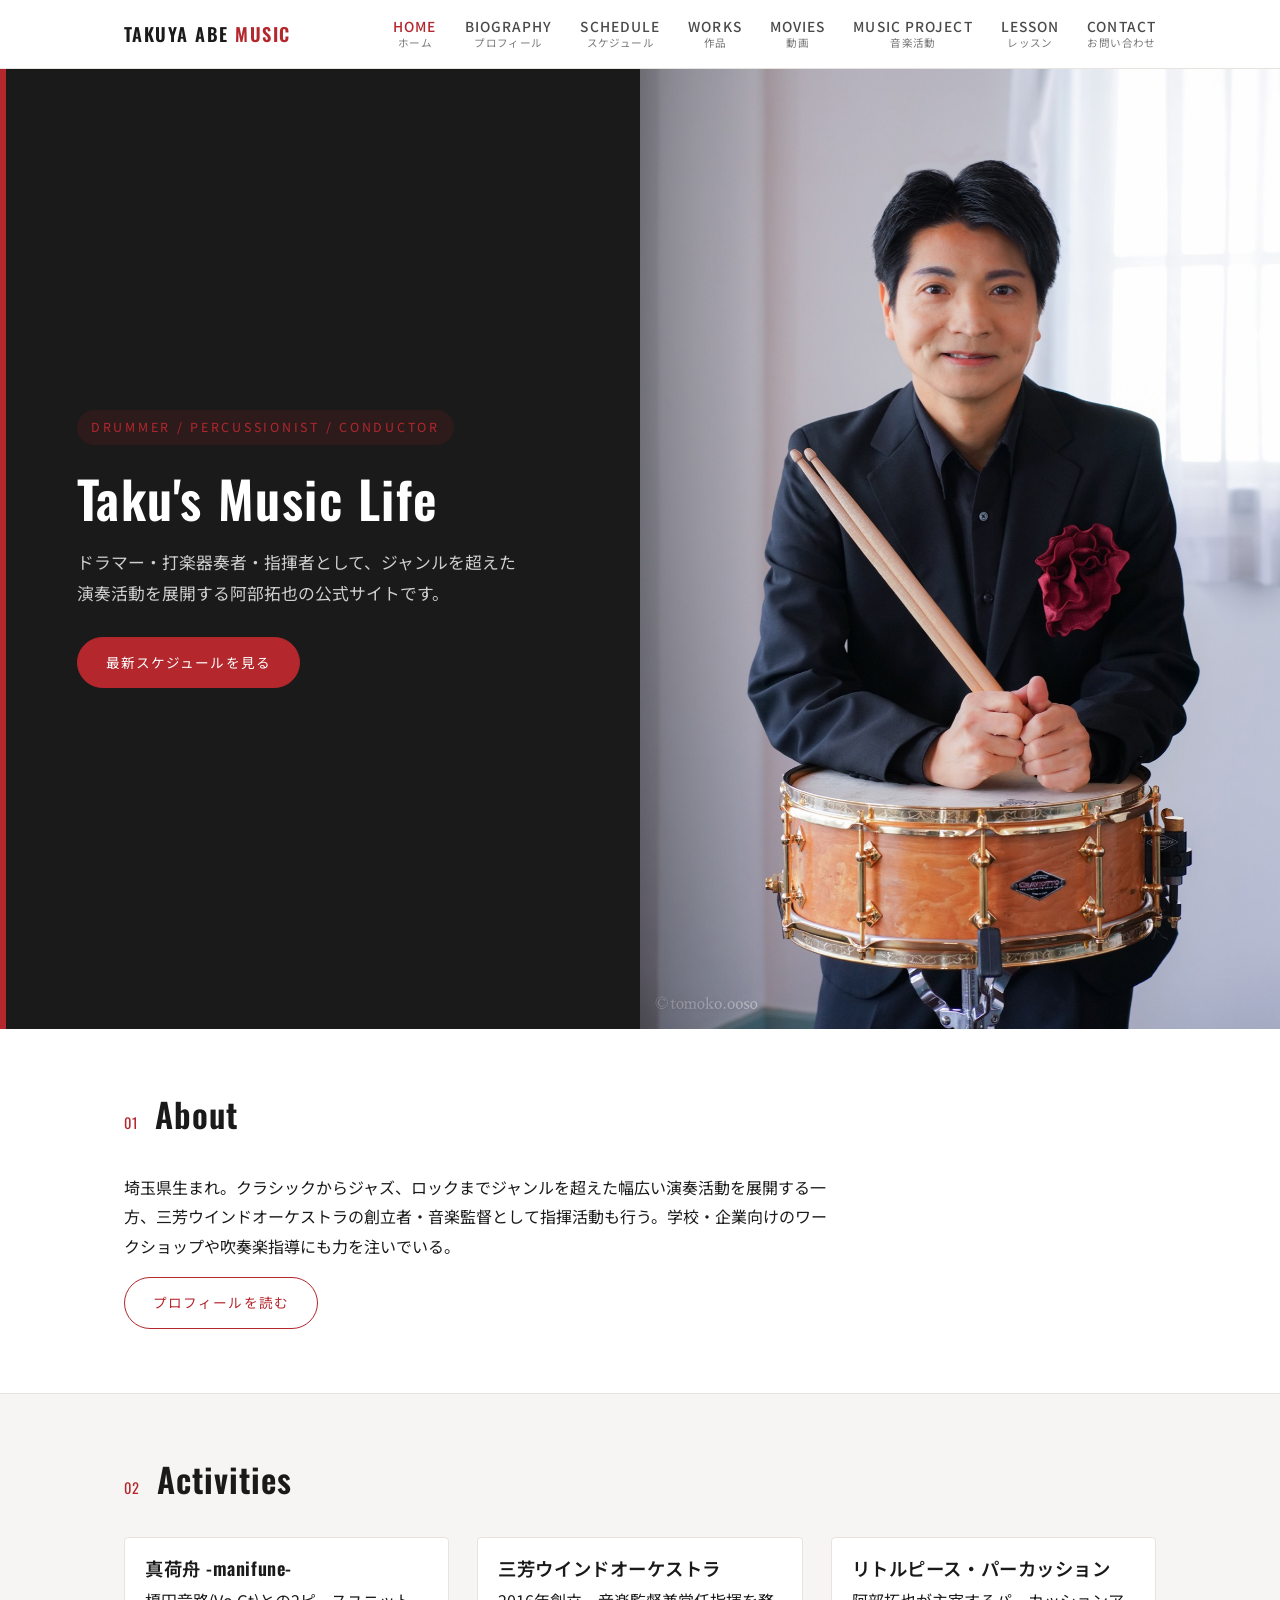
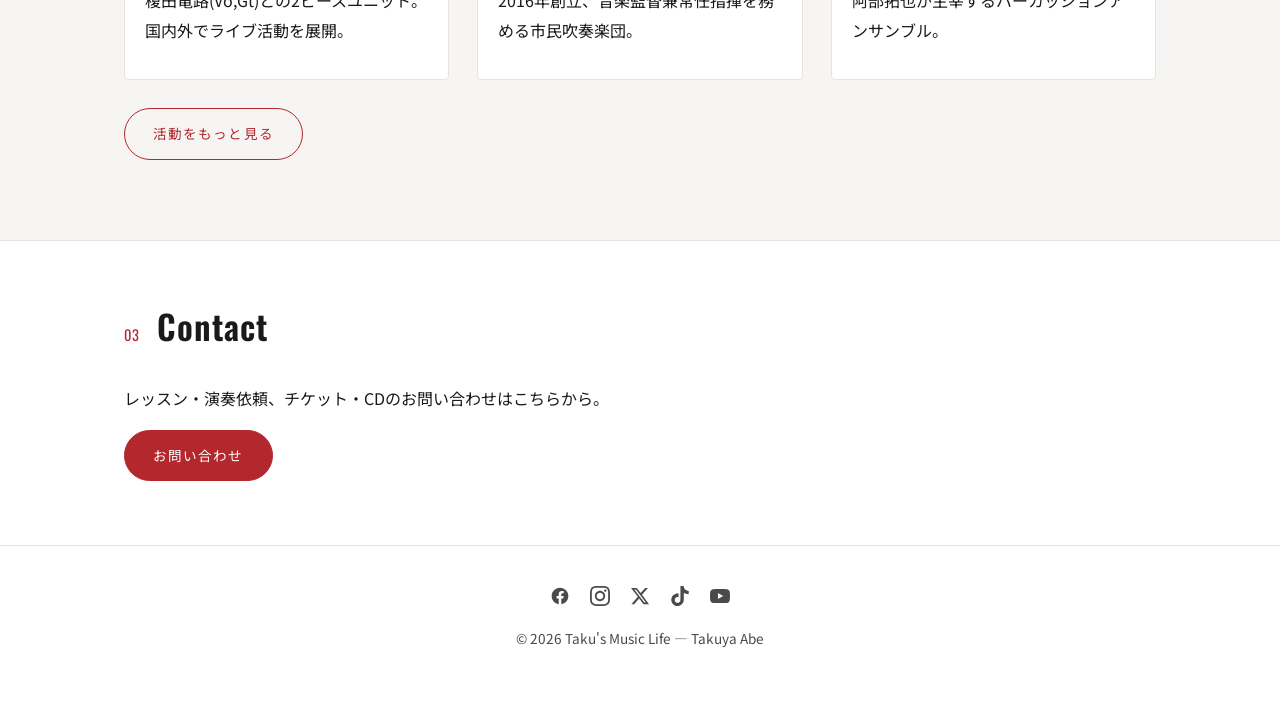
<file: index.html>
<!DOCTYPE html>
<html lang="ja">
<head>
<meta charset="UTF-8">
<meta name="viewport" content="width=device-width, initial-scale=1.0">
<title>Taku's Music Life | 阿部拓也 Official Website</title>
<meta name="description" content="ドラマー・打楽器奏者・指揮者 阿部拓也の公式サイト。スケジュール、活動情報、お問い合わせはこちら。">
<link rel="preconnect" href="https://fonts.googleapis.com">
<link rel="preconnect" href="https://fonts.gstatic.com" crossorigin>
<link href="https://fonts.googleapis.com/css2?family=Noto+Sans+JP:wght@400;500;600;700&family=Oswald:wght@500;600&display=swap" rel="stylesheet">
<link rel="stylesheet" href="styles.css">
</head>
<body>

<header class="site-header">
  <div class="container">
    <a href="index.html" class="brand">TAKUYA ABE <span>MUSIC</span></a>
    <button class="nav-toggle" aria-label="メニュー"><span></span></button>
    <nav class="main-nav">
      <ul>
        <li><a href="index.html" class="active"><span class="en">HOME</span><span class="ja">ホーム</span></a></li>
        <li><a href="biography.html"><span class="en">BIOGRAPHY</span><span class="ja">プロフィール</span></a></li>
        <li><a href="schedule.html"><span class="en">SCHEDULE</span><span class="ja">スケジュール</span></a></li>
        <li><a href="works.html"><span class="en">WORKS</span><span class="ja">作品</span></a></li>
        <li><a href="movies.html"><span class="en">MOVIES</span><span class="ja">動画</span></a></li>
        <li><a href="music.html"><span class="en">MUSIC PROJECT</span><span class="ja">音楽活動</span></a></li>
        <li><a href="lesson.html"><span class="en">LESSON</span><span class="ja">レッスン</span></a></li>
        <li><a href="contact.html"><span class="en">CONTACT</span><span class="ja">お問い合わせ</span></a></li>
      </ul>
    </nav>
  </div>
</header>

<div class="hero-split">
  <div class="hero-text">
    <div class="hero-text-inner">
      <span class="eyebrow">Drummer / Percussionist / Conductor</span>
      <h1>Taku's Music Life</h1>
      <p class="lead">ドラマー・打楽器奏者・指揮者として、ジャンルを超えた演奏活動を展開する阿部拓也の公式サイトです。</p>
      <a href="schedule.html" class="btn solid">最新スケジュールを見る</a>
    </div>
  </div>
  <div class="hero-photo">
    <img src="images/hero-portrait.jpg" alt="阿部拓也">
  </div>
</div>

<section>
  <div class="container">
    <div class="section-title">
      <span class="num">01</span>
      <h2>About</h2>
    </div>
    <p style="max-width:44em;">埼玉県生まれ。クラシックからジャズ、ロックまでジャンルを超えた幅広い演奏活動を展開する一方、三芳ウインドオーケストラの創立者・音楽監督として指揮活動も行う。学校・企業向けのワークショップや吹奏楽指導にも力を注いでいる。</p>
    <a href="biography.html" class="btn">プロフィールを読む</a>
  </div>
</section>

<section class="alt">
  <div class="container">
    <div class="section-title">
      <span class="num">02</span>
      <h2>Activities</h2>
    </div>
    <div class="grid grid-3">
      <div class="card">
        <div class="card-body">
          <h3>真荷舟 -manifune-</h3>
          <p>榎田竜路(Vo,Gt)との2ピースユニット。国内外でライブ活動を展開。</p>
        </div>
      </div>
      <div class="card">
        <div class="card-body">
          <h3>三芳ウインドオーケストラ</h3>
          <p>2016年創立、音楽監督兼常任指揮を務める市民吹奏楽団。</p>
        </div>
      </div>
      <div class="card">
        <div class="card-body">
          <h3>リトルピース・パーカッション</h3>
          <p>阿部拓也が主宰するパーカッションアンサンブル。</p>
        </div>
      </div>
    </div>
    <p style="margin-top:28px;"><a href="music.html" class="btn">活動をもっと見る</a></p>
  </div>
</section>

<section>
  <div class="container">
    <div class="section-title">
      <span class="num">03</span>
      <h2>Contact</h2>
    </div>
    <p>レッスン・演奏依頼、チケット・CDのお問い合わせはこちらから。</p>
    <a href="contact.html" class="btn solid">お問い合わせ</a>
  </div>
</section>

<footer class="site-footer">
  <div class="container">
    <div class="social-links">
      <a href="https://www.facebook.com/takudrum" target="_blank" rel="noopener" aria-label="Facebook"><svg viewBox="0 0 24 24"><path d="M22 12c0-5.523-4.477-10-10-10S2 6.477 2 12c0 4.991 3.657 9.128 8.438 9.878v-6.987h-2.54V12h2.54V9.797c0-2.506 1.492-3.89 3.777-3.89 1.094 0 2.238.195 2.238.195v2.46h-1.26c-1.243 0-1.63.771-1.63 1.562V12h2.773l-.443 2.89h-2.33v6.988C18.343 21.128 22 16.991 22 12z"/></svg></a>
      <a href="https://www.instagram.com/takuya_drum/" target="_blank" rel="noopener" aria-label="Instagram"><svg viewBox="0 0 24 24"><path d="M12 2.163c3.204 0 3.584.012 4.85.07 3.252.148 4.771 1.691 4.919 4.919.058 1.265.069 1.645.069 4.849 0 3.205-.012 3.584-.069 4.849-.149 3.225-1.664 4.771-4.919 4.919-1.266.058-1.644.07-4.85.07-3.204 0-3.584-.012-4.849-.07-3.26-.149-4.771-1.699-4.919-4.92-.058-1.265-.07-1.644-.07-4.849 0-3.204.013-3.583.07-4.849.149-3.227 1.664-4.771 4.919-4.919 1.266-.057 1.645-.069 4.849-.069zm0-2.163c-3.259 0-3.667.014-4.947.072-4.358.2-6.78 2.618-6.98 6.98-.059 1.281-.073 1.689-.073 4.948 0 3.259.014 3.668.072 4.948.2 4.358 2.618 6.78 6.98 6.98 1.281.058 1.689.072 4.948.072 3.259 0 3.668-.014 4.948-.072 4.354-.2 6.782-2.618 6.979-6.98.059-1.28.073-1.689.073-4.948 0-3.259-.014-3.667-.072-4.947-.196-4.354-2.617-6.78-6.979-6.98-1.281-.059-1.69-.073-4.949-.073zm0 5.838c-3.403 0-6.162 2.759-6.162 6.162s2.759 6.163 6.162 6.163 6.162-2.759 6.162-6.163c0-3.403-2.759-6.162-6.162-6.162zm0 10.162c-2.209 0-4-1.79-4-4 0-2.209 1.791-4 4-4s4 1.791 4 4c0 2.21-1.791 4-4 4zm6.406-11.845c-.796 0-1.441.645-1.441 1.44s.645 1.44 1.441 1.44c.795 0 1.439-.645 1.439-1.44s-.644-1.44-1.439-1.44z"/></svg></a>
      <a href="https://x.com/takuabe" target="_blank" rel="noopener" aria-label="X"><svg viewBox="0 0 24 24"><path d="M18.244 2.25h3.308l-7.227 8.26 8.502 11.24H16.17l-5.214-6.817L4.99 21.75H1.68l7.73-8.835L1.254 2.25H8.08l4.713 6.231zm-1.161 17.52h1.833L7.084 4.126H5.117z"/></svg></a>
      <a href="https://www.tiktok.com/@groovetakuya" target="_blank" rel="noopener" aria-label="TikTok"><svg viewBox="0 0 24 24"><path d="M12.53.02C13.84 0 15.14.01 16.44 0c.08 1.53.63 3.09 1.75 4.17 1.12 1.11 2.7 1.62 4.24 1.79v4.03c-1.44-.05-2.89-.35-4.2-.97-.57-.26-1.1-.59-1.62-.93-.01 2.92.01 5.84-.02 8.75-.08 1.4-.54 2.79-1.35 3.94-1.31 1.92-3.58 3.17-5.91 3.21-1.43.08-2.86-.31-4.08-1.03-2.02-1.19-3.44-3.37-3.65-5.71-.02-.5-.03-1-.01-1.49.18-1.9 1.12-3.72 2.58-4.96 1.66-1.44 3.98-2.13 6.15-1.72.02 1.48-.04 2.96-.04 4.44-.99-.32-2.15-.23-3.02.37-.63.41-1.11 1.04-1.36 1.75-.21.51-.15 1.07-.14 1.61.24 1.64 1.82 3.02 3.5 2.87 1.12-.01 2.19-.66 2.77-1.61.19-.33.4-.67.41-1.06.1-1.79.06-3.57.07-5.36.01-4.03-.01-8.05.02-12.07z"/></svg></a>
      <a href="https://www.youtube.com/channel/UCaAoge0_k50thU6CdG_tezA" target="_blank" rel="noopener" aria-label="YouTube"><svg viewBox="0 0 24 24"><path d="M23.498 6.186a3.016 3.016 0 0 0-2.122-2.136C19.505 3.545 12 3.545 12 3.545s-7.505 0-9.377.505A3.017 3.017 0 0 0 .502 6.186C0 8.07 0 12 0 12s0 3.93.502 5.814a3.016 3.016 0 0 0 2.122 2.136c1.871.505 9.376.505 9.376.505s7.505 0 9.377-.505a3.015 3.015 0 0 0 2.122-2.136C24 15.93 24 12 24 12s0-3.93-.502-5.814zM9.545 15.568V8.432L15.818 12l-6.273 3.568z"/></svg></a>
    </div>
    <p>&copy; 2026 Taku's Music Life — Takuya Abe</p>
  </div>
</footer>

<script src="script.js"></script>
</body>
</html>
</file>
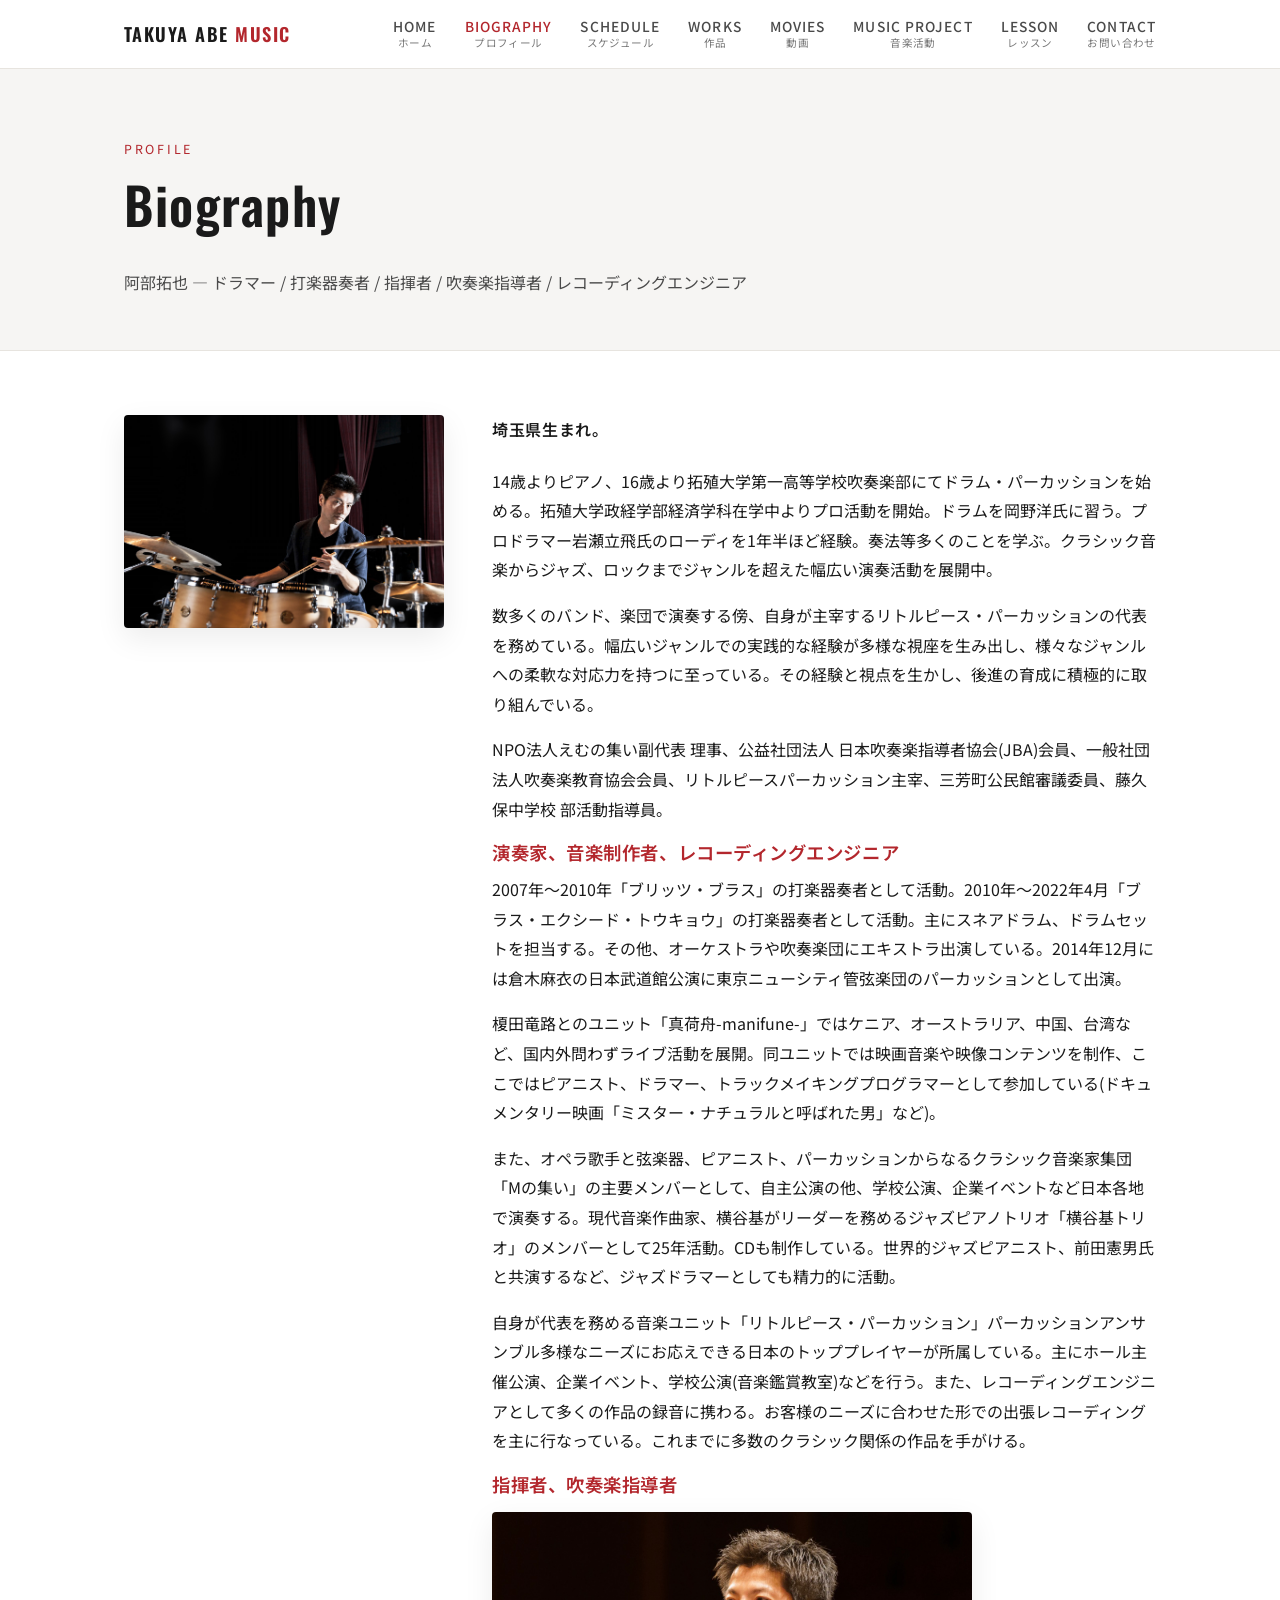
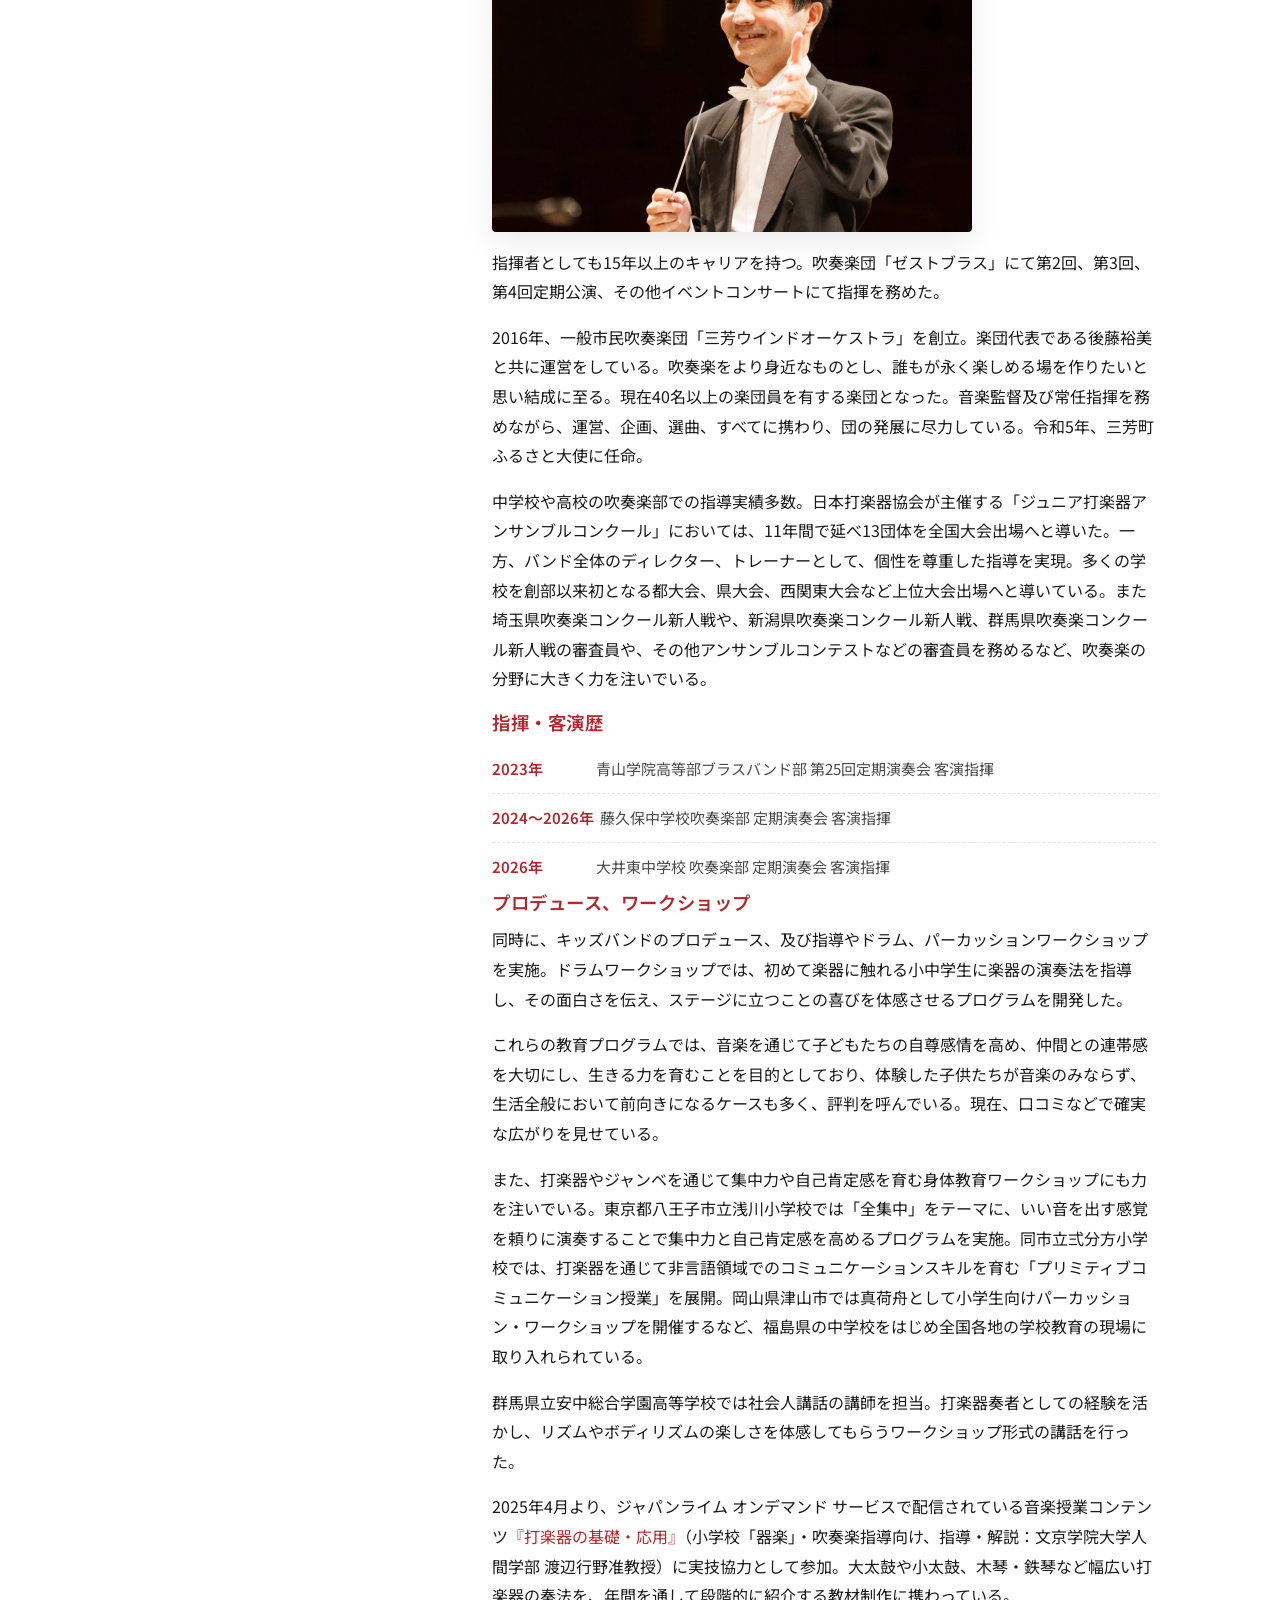
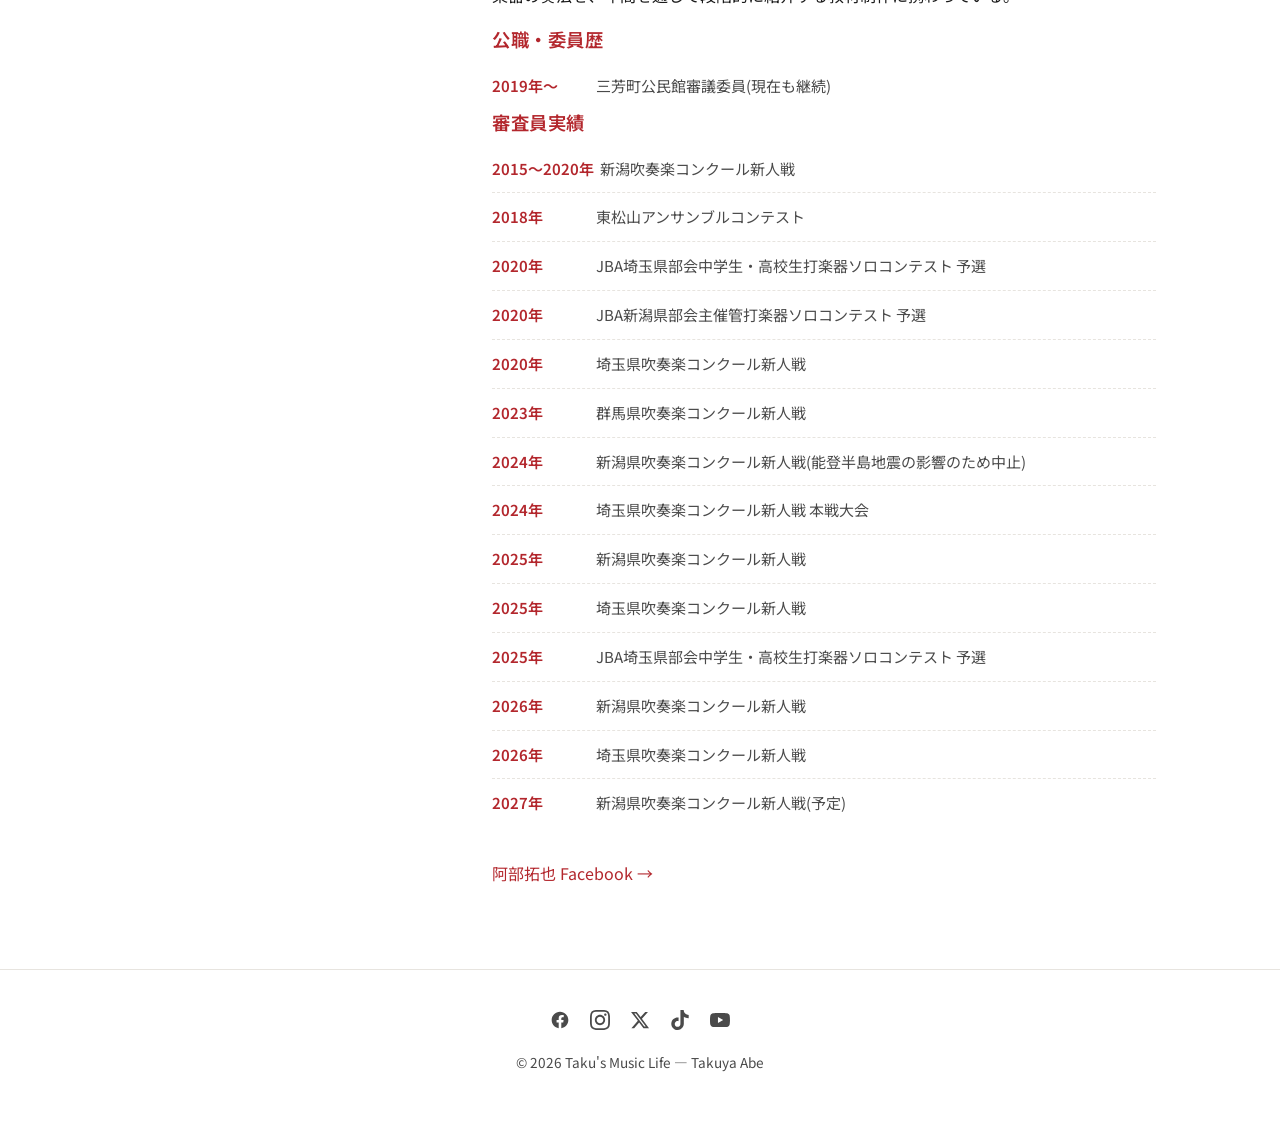
<file: biography.html>
<!DOCTYPE html>
<html lang="ja">
<head>
<meta charset="UTF-8">
<meta name="viewport" content="width=device-width, initial-scale=1.0">
<title>Biography | Taku's Music Life</title>
<link rel="preconnect" href="https://fonts.googleapis.com">
<link rel="preconnect" href="https://fonts.gstatic.com" crossorigin>
<link href="https://fonts.googleapis.com/css2?family=Noto+Sans+JP:wght@400;500;600;700&family=Oswald:wght@500;600&display=swap" rel="stylesheet">
<link rel="stylesheet" href="styles.css">
</head>
<body>

<header class="site-header">
  <div class="container">
    <a href="index.html" class="brand">TAKUYA ABE <span>MUSIC</span></a>
    <button class="nav-toggle" aria-label="メニュー"><span></span></button>
    <nav class="main-nav">
      <ul>
        <li><a href="index.html"><span class="en">HOME</span><span class="ja">ホーム</span></a></li>
        <li><a href="biography.html" class="active"><span class="en">BIOGRAPHY</span><span class="ja">プロフィール</span></a></li>
        <li><a href="schedule.html"><span class="en">SCHEDULE</span><span class="ja">スケジュール</span></a></li>
        <li><a href="works.html"><span class="en">WORKS</span><span class="ja">作品</span></a></li>
        <li><a href="movies.html"><span class="en">MOVIES</span><span class="ja">動画</span></a></li>
        <li><a href="music.html"><span class="en">MUSIC PROJECT</span><span class="ja">音楽活動</span></a></li>
        <li><a href="lesson.html"><span class="en">LESSON</span><span class="ja">レッスン</span></a></li>
        <li><a href="contact.html"><span class="en">CONTACT</span><span class="ja">お問い合わせ</span></a></li>
      </ul>
    </nav>
  </div>
</header>

<div class="page-hero">
  <div class="container">
    <span class="eyebrow">Profile</span>
    <h1>Biography</h1>
    <p class="lead">阿部拓也 — ドラマー / 打楽器奏者 / 指揮者 / 吹奏楽指導者 / レコーディングエンジニア</p>
  </div>
</div>

<section>
  <div class="container bio-layout">
    <img src="images/biography.jpg" alt="阿部拓也">
    <div>
      <p class="bio-titles">埼玉県生まれ。</p>
      <p>14歳よりピアノ、16歳より拓殖大学第一高等学校吹奏楽部にてドラム・パーカッションを始める。拓殖大学政経学部経済学科在学中よりプロ活動を開始。ドラムを岡野洋氏に習う。プロドラマー岩瀬立飛氏のローディを1年半ほど経験。奏法等多くのことを学ぶ。クラシック音楽からジャズ、ロックまでジャンルを超えた幅広い演奏活動を展開中。</p>
      <p>数多くのバンド、楽団で演奏する傍、自身が主宰するリトルピース・パーカッションの代表を務めている。幅広いジャンルでの実践的な経験が多様な視座を生み出し、様々なジャンルへの柔軟な対応力を持つに至っている。その経験と視点を生かし、後進の育成に積極的に取り組んでいる。</p>
      <p>NPO法人えむの集い副代表 理事、公益社団法人 日本吹奏楽指導者協会(JBA)会員、一般社団法人吹奏楽教育協会会員、リトルピースパーカッション主宰、三芳町公民館審議委員、藤久保中学校 部活動指導員。</p>

      <div class="bio-block">
        <h3>演奏家、音楽制作者、レコーディングエンジニア</h3>
        <p>2007年〜2010年「ブリッツ・ブラス」の打楽器奏者として活動。2010年〜2022年4月「ブラス・エクシード・トウキョウ」の打楽器奏者として活動。主にスネアドラム、ドラムセットを担当する。その他、オーケストラや吹奏楽団にエキストラ出演している。2014年12月には倉木麻衣の日本武道館公演に東京ニューシティ管弦楽団のパーカッションとして出演。</p>
        <p>榎田竜路とのユニット「真荷舟-manifune-」ではケニア、オーストラリア、中国、台湾など、国内外問わずライブ活動を展開。同ユニットでは映画音楽や映像コンテンツを制作、ここではピアニスト、ドラマー、トラックメイキングプログラマーとして参加している(ドキュメンタリー映画「ミスター・ナチュラルと呼ばれた男」など)。</p>
        <p>また、オペラ歌手と弦楽器、ピアニスト、パーカッションからなるクラシック音楽家集団「Mの集い」の主要メンバーとして、自主公演の他、学校公演、企業イベントなど日本各地で演奏する。現代音楽作曲家、横谷基がリーダーを務めるジャズピアノトリオ「横谷基トリオ」のメンバーとして25年活動。CDも制作している。世界的ジャズピアニスト、前田憲男氏と共演するなど、ジャズドラマーとしても精力的に活動。</p>
        <p>自身が代表を務める音楽ユニット「リトルピース・パーカッション」パーカッションアンサンブル多様なニーズにお応えできる日本のトッププレイヤーが所属している。主にホール主催公演、企業イベント、学校公演(音楽鑑賞教室)などを行う。また、レコーディングエンジニアとして多くの作品の録音に携わる。お客様のニーズに合わせた形での出張レコーディングを主に行なっている。これまでに多数のクラシック関係の作品を手がける。</p>
      </div>

      <div class="bio-block">
        <h3>指揮者、吹奏楽指導者</h3>
        <img class="project-photo" src="images/biography-conducting.jpg" alt="指揮をする阿部拓也">
        <p>指揮者としても15年以上のキャリアを持つ。吹奏楽団「ゼストブラス」にて第2回、第3回、第4回定期公演、その他イベントコンサートにて指揮を務めた。</p>
        <p>2016年、一般市民吹奏楽団「三芳ウインドオーケストラ」を創立。楽団代表である後藤裕美と共に運営をしている。吹奏楽をより身近なものとし、誰もが永く楽しめる場を作りたいと思い結成に至る。現在40名以上の楽団員を有する楽団となった。音楽監督及び常任指揮を務めながら、運営、企画、選曲、すべてに携わり、団の発展に尽力している。令和5年、三芳町ふるさと大使に任命。</p>
        <p>中学校や高校の吹奏楽部での指導実績多数。日本打楽器協会が主催する「ジュニア打楽器アンサンブルコンクール」においては、11年間で延べ13団体を全国大会出場へと導いた。一方、バンド全体のディレクター、トレーナーとして、個性を尊重した指導を実現。多くの学校を創部以来初となる都大会、県大会、西関東大会など上位大会出場へと導いている。また埼玉県吹奏楽コンクール新人戦や、新潟県吹奏楽コンクール新人戦、群馬県吹奏楽コンクール新人戦の審査員や、その他アンサンブルコンテストなどの審査員を務めるなど、吹奏楽の分野に大きく力を注いでいる。</p>
      </div>

      <div class="bio-block">
        <h3>指揮・客演歴</h3>
        <ul class="judge-list">
          <li><span class="yr">2023年</span>青山学院高等部ブラスバンド部 第25回定期演奏会 客演指揮</li>
          <li><span class="yr">2024〜2026年</span>藤久保中学校吹奏楽部 定期演奏会 客演指揮</li>
          <li><span class="yr">2026年</span>大井東中学校 吹奏楽部 定期演奏会 客演指揮</li>
        </ul>
      </div>

      <div class="bio-block">
        <h3>プロデュース、ワークショップ</h3>
        <p>同時に、キッズバンドのプロデュース、及び指導やドラム、パーカッションワークショップを実施。ドラムワークショップでは、初めて楽器に触れる小中学生に楽器の演奏法を指導し、その面白さを伝え、ステージに立つことの喜びを体感させるプログラムを開発した。</p>
        <p>これらの教育プログラムでは、音楽を通じて子どもたちの自尊感情を高め、仲間との連帯感を大切にし、生きる力を育むことを目的としており、体験した子供たちが音楽のみならず、生活全般において前向きになるケースも多く、評判を呼んでいる。現在、口コミなどで確実な広がりを見せている。</p>
        <p>また、打楽器やジャンベを通じて集中力や自己肯定感を育む身体教育ワークショップにも力を注いでいる。東京都八王子市立浅川小学校では「全集中」をテーマに、いい音を出す感覚を頼りに演奏することで集中力と自己肯定感を高めるプログラムを実施。同市立弍分方小学校では、打楽器を通じて非言語領域でのコミュニケーションスキルを育む「プリミティブコミュニケーション授業」を展開。岡山県津山市では真荷舟として小学生向けパーカッション・ワークショップを開催するなど、福島県の中学校をはじめ全国各地の学校教育の現場に取り入れられている。</p>
        <p>群馬県立安中総合学園高等学校では社会人講話の講師を担当。打楽器奏者としての経験を活かし、リズムやボディリズムの楽しさを体感してもらうワークショップ形式の講話を行った。</p>
        <p>2025年4月より、ジャパンライム オンデマンド サービスで配信されている音楽授業コンテンツ<a href="https://jlc-ondemand.com/video/X338" target="_blank" rel="noopener">『打楽器の基礎・応用』</a>（小学校「器楽」・吹奏楽指導向け、指導・解説：文京学院大学人間学部 渡辺行野准教授）に実技協力として参加。大太鼓や小太鼓、木琴・鉄琴など幅広い打楽器の奏法を、年間を通して段階的に紹介する教材制作に携わっている。</p>
      </div>

      <div class="bio-block">
        <h3>公職・委員歴</h3>
        <ul class="judge-list">
          <li><span class="yr">2019年〜</span>三芳町公民館審議委員(現在も継続)</li>
        </ul>
      </div>

      <div class="bio-block">
        <h3>審査員実績</h3>
        <ul class="judge-list">
          <li><span class="yr">2015〜2020年</span>新潟吹奏楽コンクール新人戦</li>
          <li><span class="yr">2018年</span>東松山アンサンブルコンテスト</li>
          <li><span class="yr">2020年</span>JBA埼玉県部会中学生・高校生打楽器ソロコンテスト 予選</li>
          <li><span class="yr">2020年</span>JBA新潟県部会主催管打楽器ソロコンテスト 予選</li>
          <li><span class="yr">2020年</span>埼玉県吹奏楽コンクール新人戦</li>
          <li><span class="yr">2023年</span>群馬県吹奏楽コンクール新人戦</li>
          <li><span class="yr">2024年</span>新潟県吹奏楽コンクール新人戦(能登半島地震の影響のため中止)</li>
          <li><span class="yr">2024年</span>埼玉県吹奏楽コンクール新人戦 本戦大会</li>
          <li><span class="yr">2025年</span>新潟県吹奏楽コンクール新人戦</li>
          <li><span class="yr">2025年</span>埼玉県吹奏楽コンクール新人戦</li>
          <li><span class="yr">2025年</span>JBA埼玉県部会中学生・高校生打楽器ソロコンテスト 予選</li>
          <li><span class="yr">2026年</span>新潟県吹奏楽コンクール新人戦</li>
          <li><span class="yr">2026年</span>埼玉県吹奏楽コンクール新人戦</li>
          <li><span class="yr">2027年</span>新潟県吹奏楽コンクール新人戦(予定)</li>
        </ul>
      </div>

      <p style="margin-top:32px;"><a href="https://www.facebook.com/takudrum" target="_blank" rel="noopener">阿部拓也 Facebook →</a></p>
    </div>
  </div>
</section>

<footer class="site-footer">
  <div class="container">
    <div class="social-links">
      <a href="https://www.facebook.com/takudrum" target="_blank" rel="noopener" aria-label="Facebook"><svg viewBox="0 0 24 24"><path d="M22 12c0-5.523-4.477-10-10-10S2 6.477 2 12c0 4.991 3.657 9.128 8.438 9.878v-6.987h-2.54V12h2.54V9.797c0-2.506 1.492-3.89 3.777-3.89 1.094 0 2.238.195 2.238.195v2.46h-1.26c-1.243 0-1.63.771-1.63 1.562V12h2.773l-.443 2.89h-2.33v6.988C18.343 21.128 22 16.991 22 12z"/></svg></a>
      <a href="https://www.instagram.com/takuya_drum/" target="_blank" rel="noopener" aria-label="Instagram"><svg viewBox="0 0 24 24"><path d="M12 2.163c3.204 0 3.584.012 4.85.07 3.252.148 4.771 1.691 4.919 4.919.058 1.265.069 1.645.069 4.849 0 3.205-.012 3.584-.069 4.849-.149 3.225-1.664 4.771-4.919 4.919-1.266.058-1.644.07-4.85.07-3.204 0-3.584-.012-4.849-.07-3.26-.149-4.771-1.699-4.919-4.92-.058-1.265-.07-1.644-.07-4.849 0-3.204.013-3.583.07-4.849.149-3.227 1.664-4.771 4.919-4.919 1.266-.057 1.645-.069 4.849-.069zm0-2.163c-3.259 0-3.667.014-4.947.072-4.358.2-6.78 2.618-6.98 6.98-.059 1.281-.073 1.689-.073 4.948 0 3.259.014 3.668.072 4.948.2 4.358 2.618 6.78 6.98 6.98 1.281.058 1.689.072 4.948.072 3.259 0 3.668-.014 4.948-.072 4.354-.2 6.782-2.618 6.979-6.98.059-1.28.073-1.689.073-4.948 0-3.259-.014-3.667-.072-4.947-.196-4.354-2.617-6.78-6.979-6.98-1.281-.059-1.69-.073-4.949-.073zm0 5.838c-3.403 0-6.162 2.759-6.162 6.162s2.759 6.163 6.162 6.163 6.162-2.759 6.162-6.163c0-3.403-2.759-6.162-6.162-6.162zm0 10.162c-2.209 0-4-1.79-4-4 0-2.209 1.791-4 4-4s4 1.791 4 4c0 2.21-1.791 4-4 4zm6.406-11.845c-.796 0-1.441.645-1.441 1.44s.645 1.44 1.441 1.44c.795 0 1.439-.645 1.439-1.44s-.644-1.44-1.439-1.44z"/></svg></a>
      <a href="https://x.com/takuabe" target="_blank" rel="noopener" aria-label="X"><svg viewBox="0 0 24 24"><path d="M18.244 2.25h3.308l-7.227 8.26 8.502 11.24H16.17l-5.214-6.817L4.99 21.75H1.68l7.73-8.835L1.254 2.25H8.08l4.713 6.231zm-1.161 17.52h1.833L7.084 4.126H5.117z"/></svg></a>
      <a href="https://www.tiktok.com/@groovetakuya" target="_blank" rel="noopener" aria-label="TikTok"><svg viewBox="0 0 24 24"><path d="M12.53.02C13.84 0 15.14.01 16.44 0c.08 1.53.63 3.09 1.75 4.17 1.12 1.11 2.7 1.62 4.24 1.79v4.03c-1.44-.05-2.89-.35-4.2-.97-.57-.26-1.1-.59-1.62-.93-.01 2.92.01 5.84-.02 8.75-.08 1.4-.54 2.79-1.35 3.94-1.31 1.92-3.58 3.17-5.91 3.21-1.43.08-2.86-.31-4.08-1.03-2.02-1.19-3.44-3.37-3.65-5.71-.02-.5-.03-1-.01-1.49.18-1.9 1.12-3.72 2.58-4.96 1.66-1.44 3.98-2.13 6.15-1.72.02 1.48-.04 2.96-.04 4.44-.99-.32-2.15-.23-3.02.37-.63.41-1.11 1.04-1.36 1.75-.21.51-.15 1.07-.14 1.61.24 1.64 1.82 3.02 3.5 2.87 1.12-.01 2.19-.66 2.77-1.61.19-.33.4-.67.41-1.06.1-1.79.06-3.57.07-5.36.01-4.03-.01-8.05.02-12.07z"/></svg></a>
      <a href="https://www.youtube.com/channel/UCaAoge0_k50thU6CdG_tezA" target="_blank" rel="noopener" aria-label="YouTube"><svg viewBox="0 0 24 24"><path d="M23.498 6.186a3.016 3.016 0 0 0-2.122-2.136C19.505 3.545 12 3.545 12 3.545s-7.505 0-9.377.505A3.017 3.017 0 0 0 .502 6.186C0 8.07 0 12 0 12s0 3.93.502 5.814a3.016 3.016 0 0 0 2.122 2.136c1.871.505 9.376.505 9.376.505s7.505 0 9.377-.505a3.015 3.015 0 0 0 2.122-2.136C24 15.93 24 12 24 12s0-3.93-.502-5.814zM9.545 15.568V8.432L15.818 12l-6.273 3.568z"/></svg></a>
    </div>
    <p>&copy; 2026 Taku's Music Life — Takuya Abe</p>
  </div>
</footer>

<script src="script.js"></script>
</body>
</html>
</file>
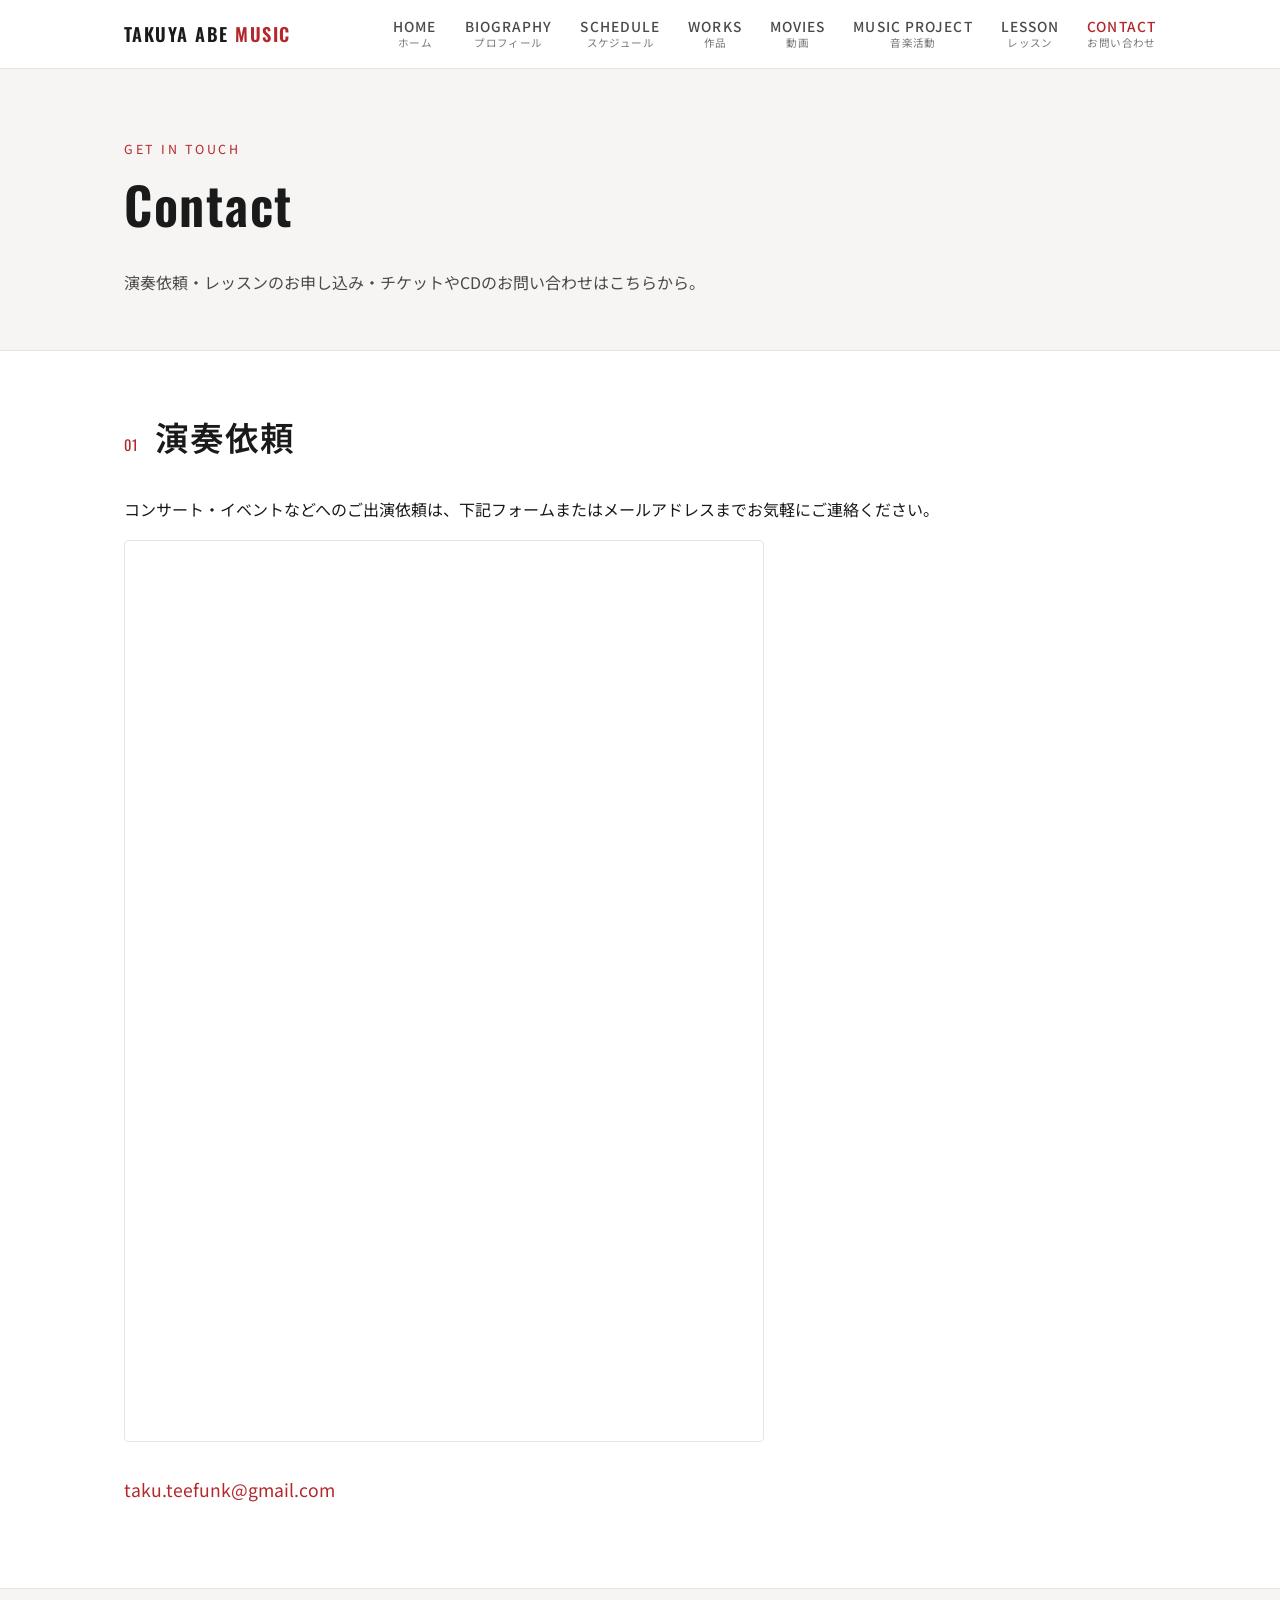
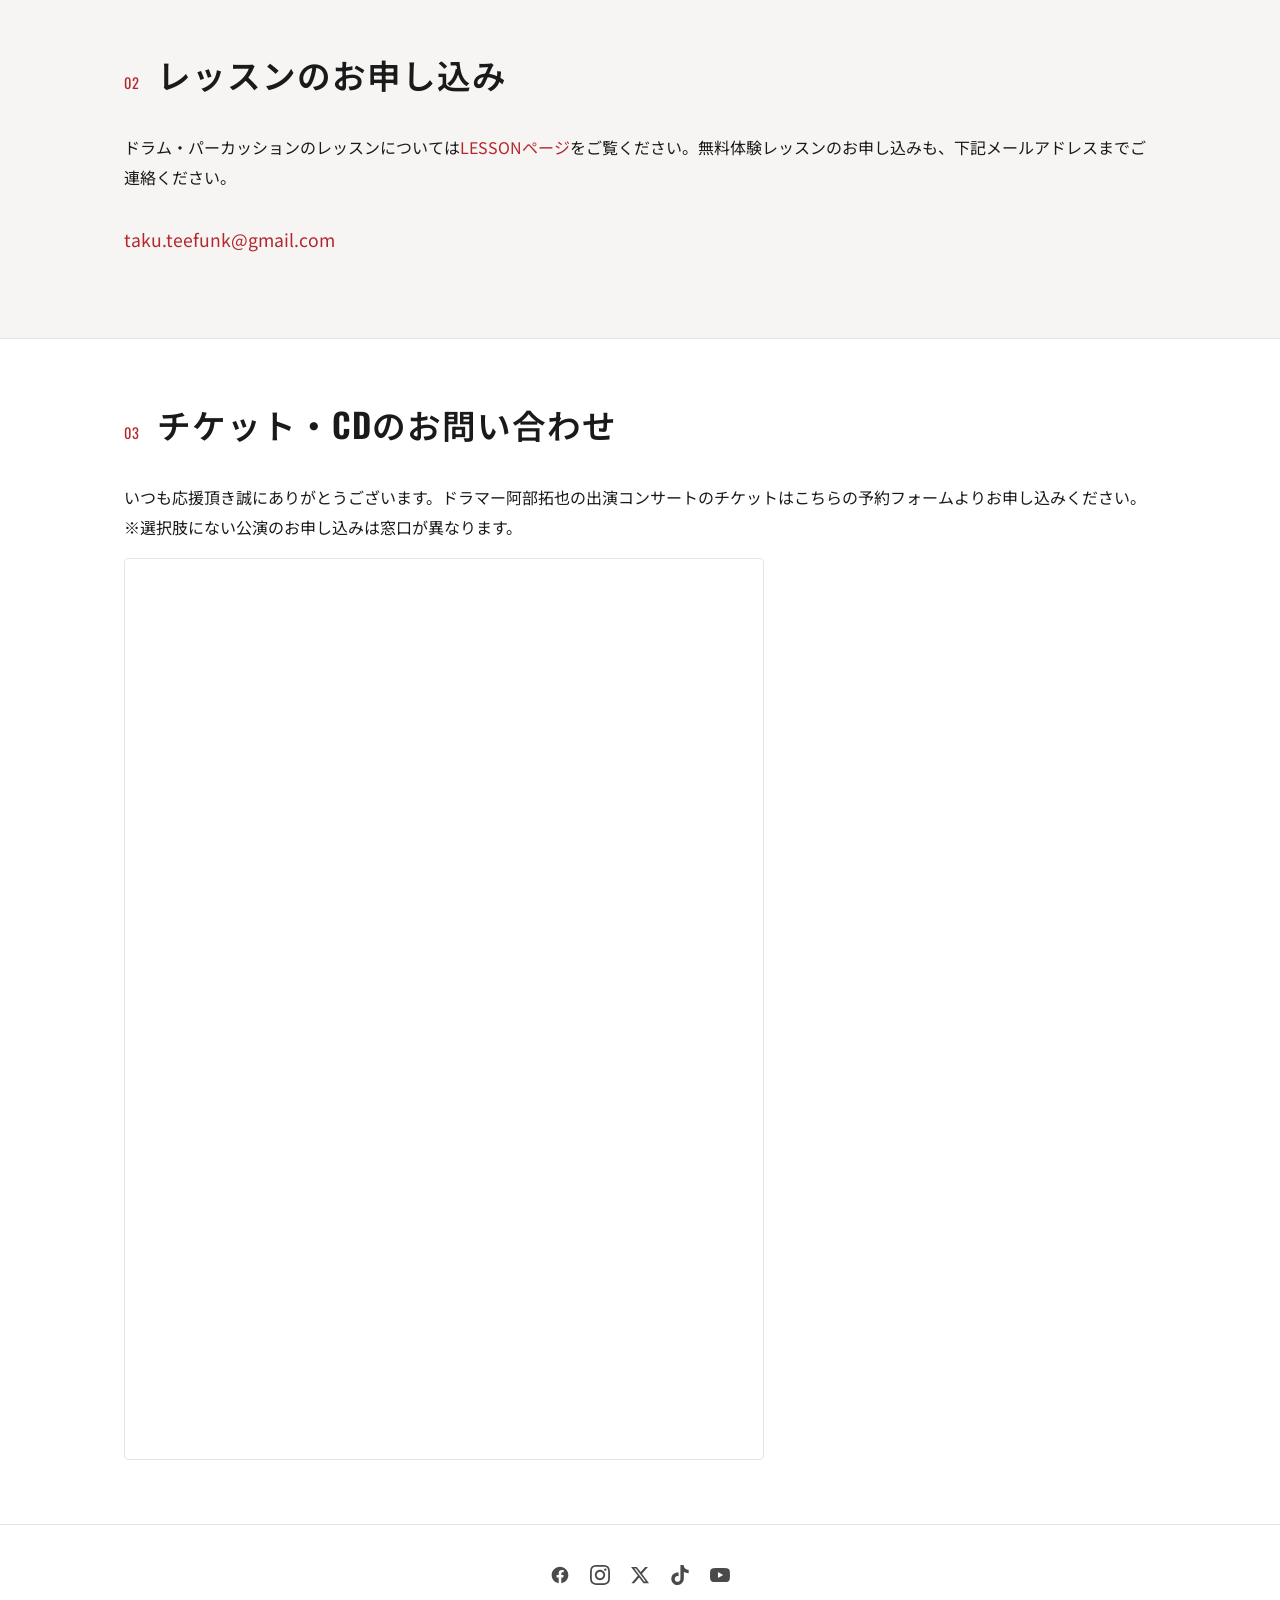
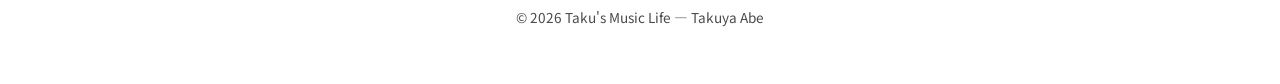
<file: contact.html>
<!DOCTYPE html>
<html lang="ja">
<head>
<meta charset="UTF-8">
<meta name="viewport" content="width=device-width, initial-scale=1.0">
<title>Contact | Taku's Music Life</title>
<link rel="preconnect" href="https://fonts.googleapis.com">
<link rel="preconnect" href="https://fonts.gstatic.com" crossorigin>
<link href="https://fonts.googleapis.com/css2?family=Noto+Sans+JP:wght@400;500;600;700&family=Oswald:wght@500;600&display=swap" rel="stylesheet">
<link rel="stylesheet" href="styles.css">
</head>
<body>

<header class="site-header">
  <div class="container">
    <a href="index.html" class="brand">TAKUYA ABE <span>MUSIC</span></a>
    <button class="nav-toggle" aria-label="メニュー"><span></span></button>
    <nav class="main-nav">
      <ul>
        <li><a href="index.html"><span class="en">HOME</span><span class="ja">ホーム</span></a></li>
        <li><a href="biography.html"><span class="en">BIOGRAPHY</span><span class="ja">プロフィール</span></a></li>
        <li><a href="schedule.html"><span class="en">SCHEDULE</span><span class="ja">スケジュール</span></a></li>
        <li><a href="works.html"><span class="en">WORKS</span><span class="ja">作品</span></a></li>
        <li><a href="movies.html"><span class="en">MOVIES</span><span class="ja">動画</span></a></li>
        <li><a href="music.html"><span class="en">MUSIC PROJECT</span><span class="ja">音楽活動</span></a></li>
        <li><a href="lesson.html"><span class="en">LESSON</span><span class="ja">レッスン</span></a></li>
        <li><a href="contact.html" class="active"><span class="en">CONTACT</span><span class="ja">お問い合わせ</span></a></li>
      </ul>
    </nav>
  </div>
</header>

<div class="page-hero">
  <div class="container">
    <span class="eyebrow">Get in touch</span>
    <h1>Contact</h1>
    <p class="lead">演奏依頼・レッスンのお申し込み・チケットやCDのお問い合わせはこちらから。</p>
  </div>
</div>

<section>
  <div class="container">
    <div class="section-title">
      <span class="num">01</span>
      <h2>演奏依頼</h2>
    </div>
    <p>コンサート・イベントなどへのご出演依頼は、下記フォームまたはメールアドレスまでお気軽にご連絡ください。</p>
    <div class="contact-embed">
      <iframe src="https://docs.google.com/forms/d/e/1FAIpQLSepNTi4QJnetFi6TGv8R9I_g0oqP5dSI6kI5dywzfQO43dDaQ/viewform?embedded=true" title="演奏依頼フォーム">読み込んでいます…</iframe>
    </div>
    <p class="contact-email"><a href="mailto:taku.teefunk@gmail.com">taku.teefunk@gmail.com</a></p>
  </div>
</section>

<section class="alt">
  <div class="container">
    <div class="section-title">
      <span class="num">02</span>
      <h2>レッスンのお申し込み</h2>
    </div>
    <p>ドラム・パーカッションのレッスンについては<a href="lesson.html">LESSONページ</a>をご覧ください。無料体験レッスンのお申し込みも、下記メールアドレスまでご連絡ください。</p>
    <p class="contact-email"><a href="mailto:taku.teefunk@gmail.com">taku.teefunk@gmail.com</a></p>
  </div>
</section>

<section>
  <div class="container">
    <div class="section-title">
      <span class="num">03</span>
      <h2>チケット・CDのお問い合わせ</h2>
    </div>
    <p>いつも応援頂き誠にありがとうございます。ドラマー阿部拓也の出演コンサートのチケットはこちらの予約フォームよりお申し込みください。<br>※選択肢にない公演のお申し込みは窓口が異なります。</p>
    <div class="contact-embed">
      <iframe src="https://docs.google.com/forms/d/e/1FAIpQLSe2Q3Q1Ab7bHngjSevyQ9lpzwGqNROpcgEYmX4W4eVGwCrq7A/viewform?embedded=true" title="チケット・CDのお問い合わせフォーム">読み込んでいます…</iframe>
    </div>
  </div>
</section>

<footer class="site-footer">
  <div class="container">
    <div class="social-links">
      <a href="https://www.facebook.com/takudrum" target="_blank" rel="noopener" aria-label="Facebook"><svg viewBox="0 0 24 24"><path d="M22 12c0-5.523-4.477-10-10-10S2 6.477 2 12c0 4.991 3.657 9.128 8.438 9.878v-6.987h-2.54V12h2.54V9.797c0-2.506 1.492-3.89 3.777-3.89 1.094 0 2.238.195 2.238.195v2.46h-1.26c-1.243 0-1.63.771-1.63 1.562V12h2.773l-.443 2.89h-2.33v6.988C18.343 21.128 22 16.991 22 12z"/></svg></a>
      <a href="https://www.instagram.com/takuya_drum/" target="_blank" rel="noopener" aria-label="Instagram"><svg viewBox="0 0 24 24"><path d="M12 2.163c3.204 0 3.584.012 4.85.07 3.252.148 4.771 1.691 4.919 4.919.058 1.265.069 1.645.069 4.849 0 3.205-.012 3.584-.069 4.849-.149 3.225-1.664 4.771-4.919 4.919-1.266.058-1.644.07-4.85.07-3.204 0-3.584-.012-4.849-.07-3.26-.149-4.771-1.699-4.919-4.92-.058-1.265-.07-1.644-.07-4.849 0-3.204.013-3.583.07-4.849.149-3.227 1.664-4.771 4.919-4.919 1.266-.057 1.645-.069 4.849-.069zm0-2.163c-3.259 0-3.667.014-4.947.072-4.358.2-6.78 2.618-6.98 6.98-.059 1.281-.073 1.689-.073 4.948 0 3.259.014 3.668.072 4.948.2 4.358 2.618 6.78 6.98 6.98 1.281.058 1.689.072 4.948.072 3.259 0 3.668-.014 4.948-.072 4.354-.2 6.782-2.618 6.979-6.98.059-1.28.073-1.689.073-4.948 0-3.259-.014-3.667-.072-4.947-.196-4.354-2.617-6.78-6.979-6.98-1.281-.059-1.69-.073-4.949-.073zm0 5.838c-3.403 0-6.162 2.759-6.162 6.162s2.759 6.163 6.162 6.163 6.162-2.759 6.162-6.163c0-3.403-2.759-6.162-6.162-6.162zm0 10.162c-2.209 0-4-1.79-4-4 0-2.209 1.791-4 4-4s4 1.791 4 4c0 2.21-1.791 4-4 4zm6.406-11.845c-.796 0-1.441.645-1.441 1.44s.645 1.44 1.441 1.44c.795 0 1.439-.645 1.439-1.44s-.644-1.44-1.439-1.44z"/></svg></a>
      <a href="https://x.com/takuabe" target="_blank" rel="noopener" aria-label="X"><svg viewBox="0 0 24 24"><path d="M18.244 2.25h3.308l-7.227 8.26 8.502 11.24H16.17l-5.214-6.817L4.99 21.75H1.68l7.73-8.835L1.254 2.25H8.08l4.713 6.231zm-1.161 17.52h1.833L7.084 4.126H5.117z"/></svg></a>
      <a href="https://www.tiktok.com/@groovetakuya" target="_blank" rel="noopener" aria-label="TikTok"><svg viewBox="0 0 24 24"><path d="M12.53.02C13.84 0 15.14.01 16.44 0c.08 1.53.63 3.09 1.75 4.17 1.12 1.11 2.7 1.62 4.24 1.79v4.03c-1.44-.05-2.89-.35-4.2-.97-.57-.26-1.1-.59-1.62-.93-.01 2.92.01 5.84-.02 8.75-.08 1.4-.54 2.79-1.35 3.94-1.31 1.92-3.58 3.17-5.91 3.21-1.43.08-2.86-.31-4.08-1.03-2.02-1.19-3.44-3.37-3.65-5.71-.02-.5-.03-1-.01-1.49.18-1.9 1.12-3.72 2.58-4.96 1.66-1.44 3.98-2.13 6.15-1.72.02 1.48-.04 2.96-.04 4.44-.99-.32-2.15-.23-3.02.37-.63.41-1.11 1.04-1.36 1.75-.21.51-.15 1.07-.14 1.61.24 1.64 1.82 3.02 3.5 2.87 1.12-.01 2.19-.66 2.77-1.61.19-.33.4-.67.41-1.06.1-1.79.06-3.57.07-5.36.01-4.03-.01-8.05.02-12.07z"/></svg></a>
      <a href="https://www.youtube.com/channel/UCaAoge0_k50thU6CdG_tezA" target="_blank" rel="noopener" aria-label="YouTube"><svg viewBox="0 0 24 24"><path d="M23.498 6.186a3.016 3.016 0 0 0-2.122-2.136C19.505 3.545 12 3.545 12 3.545s-7.505 0-9.377.505A3.017 3.017 0 0 0 .502 6.186C0 8.07 0 12 0 12s0 3.93.502 5.814a3.016 3.016 0 0 0 2.122 2.136c1.871.505 9.376.505 9.376.505s7.505 0 9.377-.505a3.015 3.015 0 0 0 2.122-2.136C24 15.93 24 12 24 12s0-3.93-.502-5.814zM9.545 15.568V8.432L15.818 12l-6.273 3.568z"/></svg></a>
    </div>
    <p>&copy; 2026 Taku's Music Life — Takuya Abe</p>
  </div>
</footer>

<script src="script.js"></script>
</body>
</html>
</file>
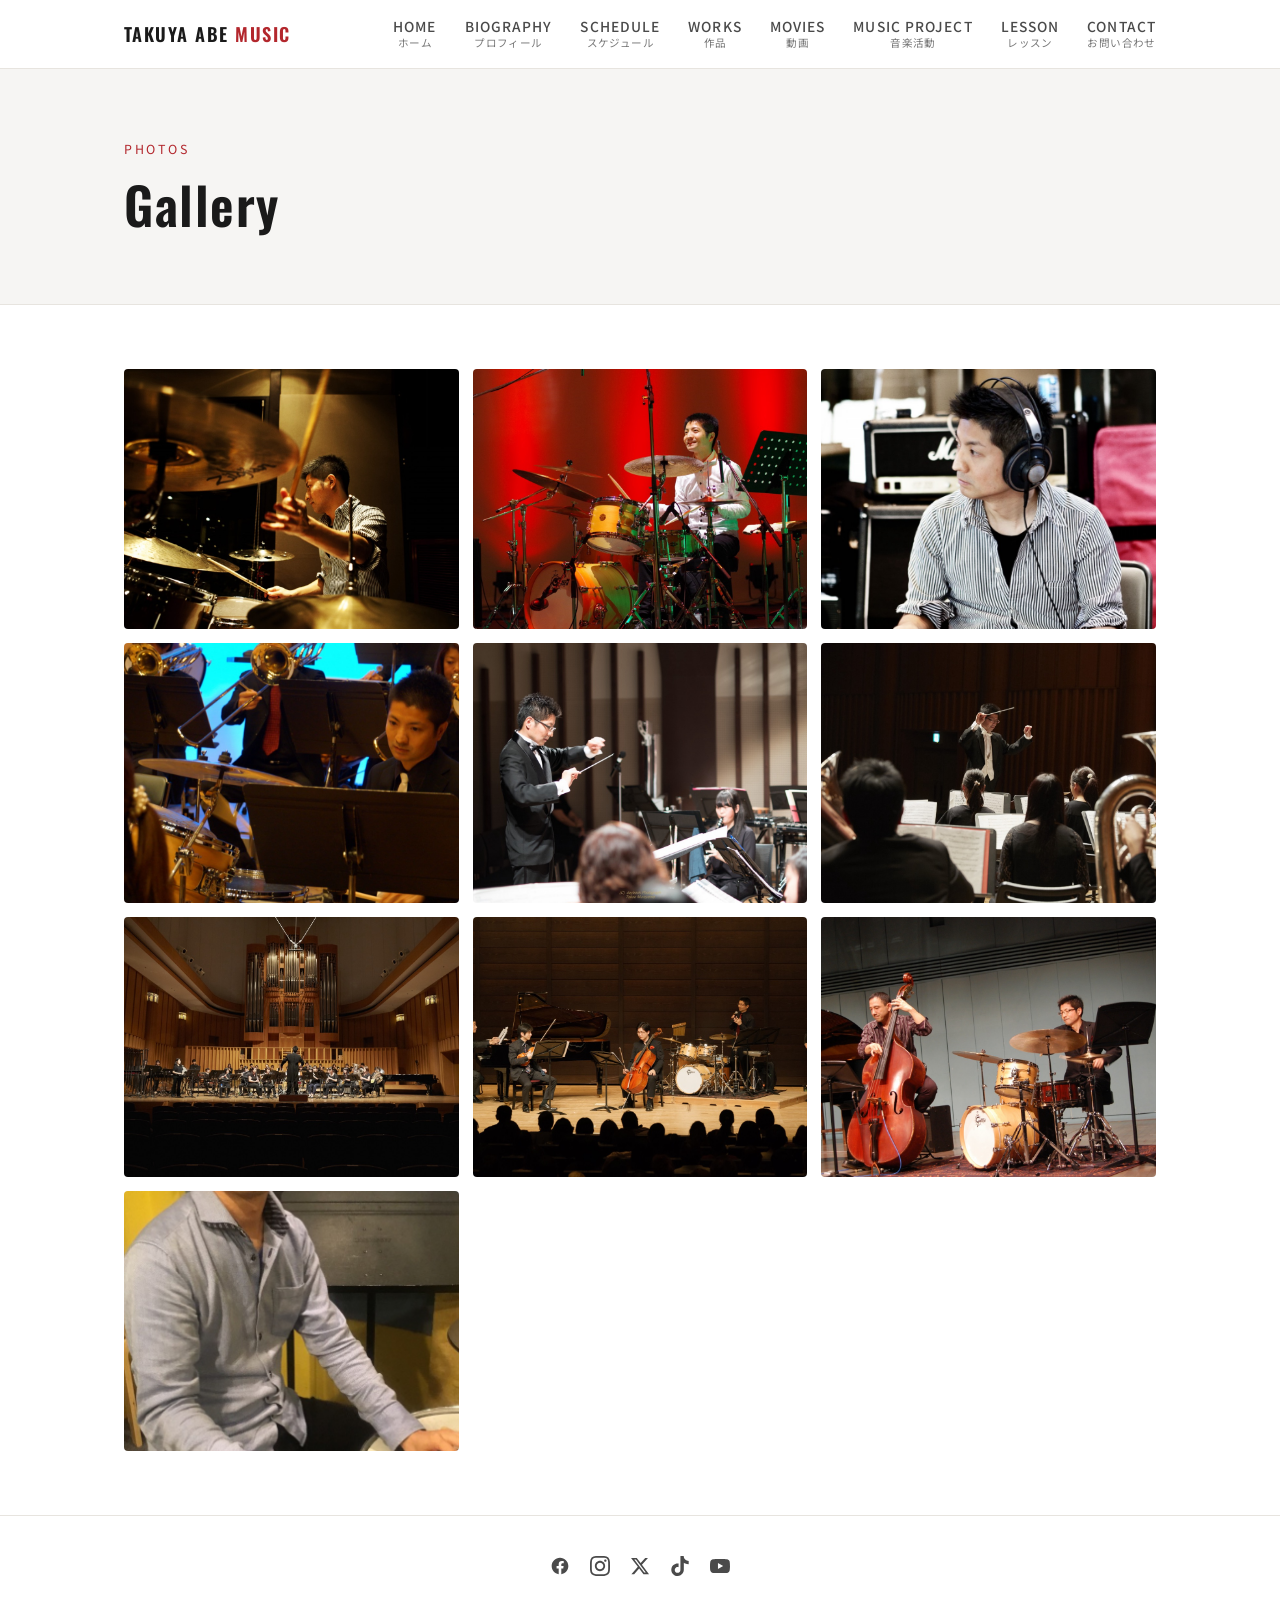
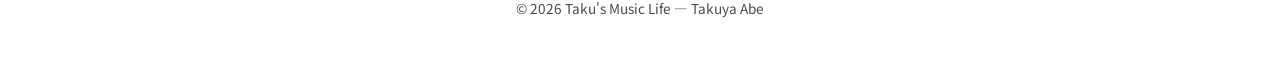
<file: gallery.html>
<!DOCTYPE html>
<html lang="ja">
<head>
<meta charset="UTF-8">
<meta name="viewport" content="width=device-width, initial-scale=1.0">
<title>Gallery | Taku's Music Life</title>
<link rel="preconnect" href="https://fonts.googleapis.com">
<link rel="preconnect" href="https://fonts.gstatic.com" crossorigin>
<link href="https://fonts.googleapis.com/css2?family=Noto+Sans+JP:wght@400;500;600;700&family=Oswald:wght@500;600&display=swap" rel="stylesheet">
<link rel="stylesheet" href="styles.css">
</head>
<body>

<header class="site-header">
  <div class="container">
    <a href="index.html" class="brand">TAKUYA ABE <span>MUSIC</span></a>
    <button class="nav-toggle" aria-label="メニュー"><span></span></button>
    <nav class="main-nav">
      <ul>
        <li><a href="index.html"><span class="en">HOME</span><span class="ja">ホーム</span></a></li>
        <li><a href="biography.html"><span class="en">BIOGRAPHY</span><span class="ja">プロフィール</span></a></li>
        <li><a href="schedule.html"><span class="en">SCHEDULE</span><span class="ja">スケジュール</span></a></li>
        <li><a href="works.html"><span class="en">WORKS</span><span class="ja">作品</span></a></li>
        <li><a href="movies.html"><span class="en">MOVIES</span><span class="ja">動画</span></a></li>
        <li><a href="music.html"><span class="en">MUSIC PROJECT</span><span class="ja">音楽活動</span></a></li>
        <li><a href="lesson.html"><span class="en">LESSON</span><span class="ja">レッスン</span></a></li>
        <li><a href="contact.html"><span class="en">CONTACT</span><span class="ja">お問い合わせ</span></a></li>
      </ul>
    </nav>
  </div>
</header>

<div class="page-hero">
  <div class="container">
    <span class="eyebrow">Photos</span>
    <h1>Gallery</h1>
  </div>
</div>

<section>
  <div class="container">
    <div class="gallery-grid">
      <img src="images/gallery-01.jpg" alt="演奏写真 01">
      <img src="images/gallery-02.jpg" alt="演奏写真 02">
      <img src="images/gallery-03.jpg" alt="演奏写真 03">
      <img src="images/gallery-04.jpg" alt="演奏写真 04">
      <img src="images/gallery-05.jpg" alt="演奏写真 05">
      <img src="images/gallery-06.jpg" alt="演奏写真 06">
      <img src="images/gallery-07.jpg" alt="演奏写真 07">
      <img src="images/gallery-08.jpg" alt="演奏写真 08">
      <img src="images/gallery-09.jpg" alt="演奏写真 09">
      <img src="images/gallery-10.jpg" alt="演奏写真 10">
    </div>
  </div>
</section>

<footer class="site-footer">
  <div class="container">
    <div class="social-links">
      <a href="https://www.facebook.com/takudrum" target="_blank" rel="noopener" aria-label="Facebook"><svg viewBox="0 0 24 24"><path d="M22 12c0-5.523-4.477-10-10-10S2 6.477 2 12c0 4.991 3.657 9.128 8.438 9.878v-6.987h-2.54V12h2.54V9.797c0-2.506 1.492-3.89 3.777-3.89 1.094 0 2.238.195 2.238.195v2.46h-1.26c-1.243 0-1.63.771-1.63 1.562V12h2.773l-.443 2.89h-2.33v6.988C18.343 21.128 22 16.991 22 12z"/></svg></a>
      <a href="https://www.instagram.com/takuya_drum/" target="_blank" rel="noopener" aria-label="Instagram"><svg viewBox="0 0 24 24"><path d="M12 2.163c3.204 0 3.584.012 4.85.07 3.252.148 4.771 1.691 4.919 4.919.058 1.265.069 1.645.069 4.849 0 3.205-.012 3.584-.069 4.849-.149 3.225-1.664 4.771-4.919 4.919-1.266.058-1.644.07-4.85.07-3.204 0-3.584-.012-4.849-.07-3.26-.149-4.771-1.699-4.919-4.92-.058-1.265-.07-1.644-.07-4.849 0-3.204.013-3.583.07-4.849.149-3.227 1.664-4.771 4.919-4.919 1.266-.057 1.645-.069 4.849-.069zm0-2.163c-3.259 0-3.667.014-4.947.072-4.358.2-6.78 2.618-6.98 6.98-.059 1.281-.073 1.689-.073 4.948 0 3.259.014 3.668.072 4.948.2 4.358 2.618 6.78 6.98 6.98 1.281.058 1.689.072 4.948.072 3.259 0 3.668-.014 4.948-.072 4.354-.2 6.782-2.618 6.979-6.98.059-1.28.073-1.689.073-4.948 0-3.259-.014-3.667-.072-4.947-.196-4.354-2.617-6.78-6.979-6.98-1.281-.059-1.69-.073-4.949-.073zm0 5.838c-3.403 0-6.162 2.759-6.162 6.162s2.759 6.163 6.162 6.163 6.162-2.759 6.162-6.163c0-3.403-2.759-6.162-6.162-6.162zm0 10.162c-2.209 0-4-1.79-4-4 0-2.209 1.791-4 4-4s4 1.791 4 4c0 2.21-1.791 4-4 4zm6.406-11.845c-.796 0-1.441.645-1.441 1.44s.645 1.44 1.441 1.44c.795 0 1.439-.645 1.439-1.44s-.644-1.44-1.439-1.44z"/></svg></a>
      <a href="https://x.com/takuabe" target="_blank" rel="noopener" aria-label="X"><svg viewBox="0 0 24 24"><path d="M18.244 2.25h3.308l-7.227 8.26 8.502 11.24H16.17l-5.214-6.817L4.99 21.75H1.68l7.73-8.835L1.254 2.25H8.08l4.713 6.231zm-1.161 17.52h1.833L7.084 4.126H5.117z"/></svg></a>
      <a href="https://www.tiktok.com/@groovetakuya" target="_blank" rel="noopener" aria-label="TikTok"><svg viewBox="0 0 24 24"><path d="M12.53.02C13.84 0 15.14.01 16.44 0c.08 1.53.63 3.09 1.75 4.17 1.12 1.11 2.7 1.62 4.24 1.79v4.03c-1.44-.05-2.89-.35-4.2-.97-.57-.26-1.1-.59-1.62-.93-.01 2.92.01 5.84-.02 8.75-.08 1.4-.54 2.79-1.35 3.94-1.31 1.92-3.58 3.17-5.91 3.21-1.43.08-2.86-.31-4.08-1.03-2.02-1.19-3.44-3.37-3.65-5.71-.02-.5-.03-1-.01-1.49.18-1.9 1.12-3.72 2.58-4.96 1.66-1.44 3.98-2.13 6.15-1.72.02 1.48-.04 2.96-.04 4.44-.99-.32-2.15-.23-3.02.37-.63.41-1.11 1.04-1.36 1.75-.21.51-.15 1.07-.14 1.61.24 1.64 1.82 3.02 3.5 2.87 1.12-.01 2.19-.66 2.77-1.61.19-.33.4-.67.41-1.06.1-1.79.06-3.57.07-5.36.01-4.03-.01-8.05.02-12.07z"/></svg></a>
      <a href="https://www.youtube.com/channel/UCaAoge0_k50thU6CdG_tezA" target="_blank" rel="noopener" aria-label="YouTube"><svg viewBox="0 0 24 24"><path d="M23.498 6.186a3.016 3.016 0 0 0-2.122-2.136C19.505 3.545 12 3.545 12 3.545s-7.505 0-9.377.505A3.017 3.017 0 0 0 .502 6.186C0 8.07 0 12 0 12s0 3.93.502 5.814a3.016 3.016 0 0 0 2.122 2.136c1.871.505 9.376.505 9.376.505s7.505 0 9.377-.505a3.015 3.015 0 0 0 2.122-2.136C24 15.93 24 12 24 12s0-3.93-.502-5.814zM9.545 15.568V8.432L15.818 12l-6.273 3.568z"/></svg></a>
    </div>
    <p>&copy; 2026 Taku's Music Life — Takuya Abe</p>
  </div>
</footer>

<script src="script.js"></script>
</body>
</html>
</file>
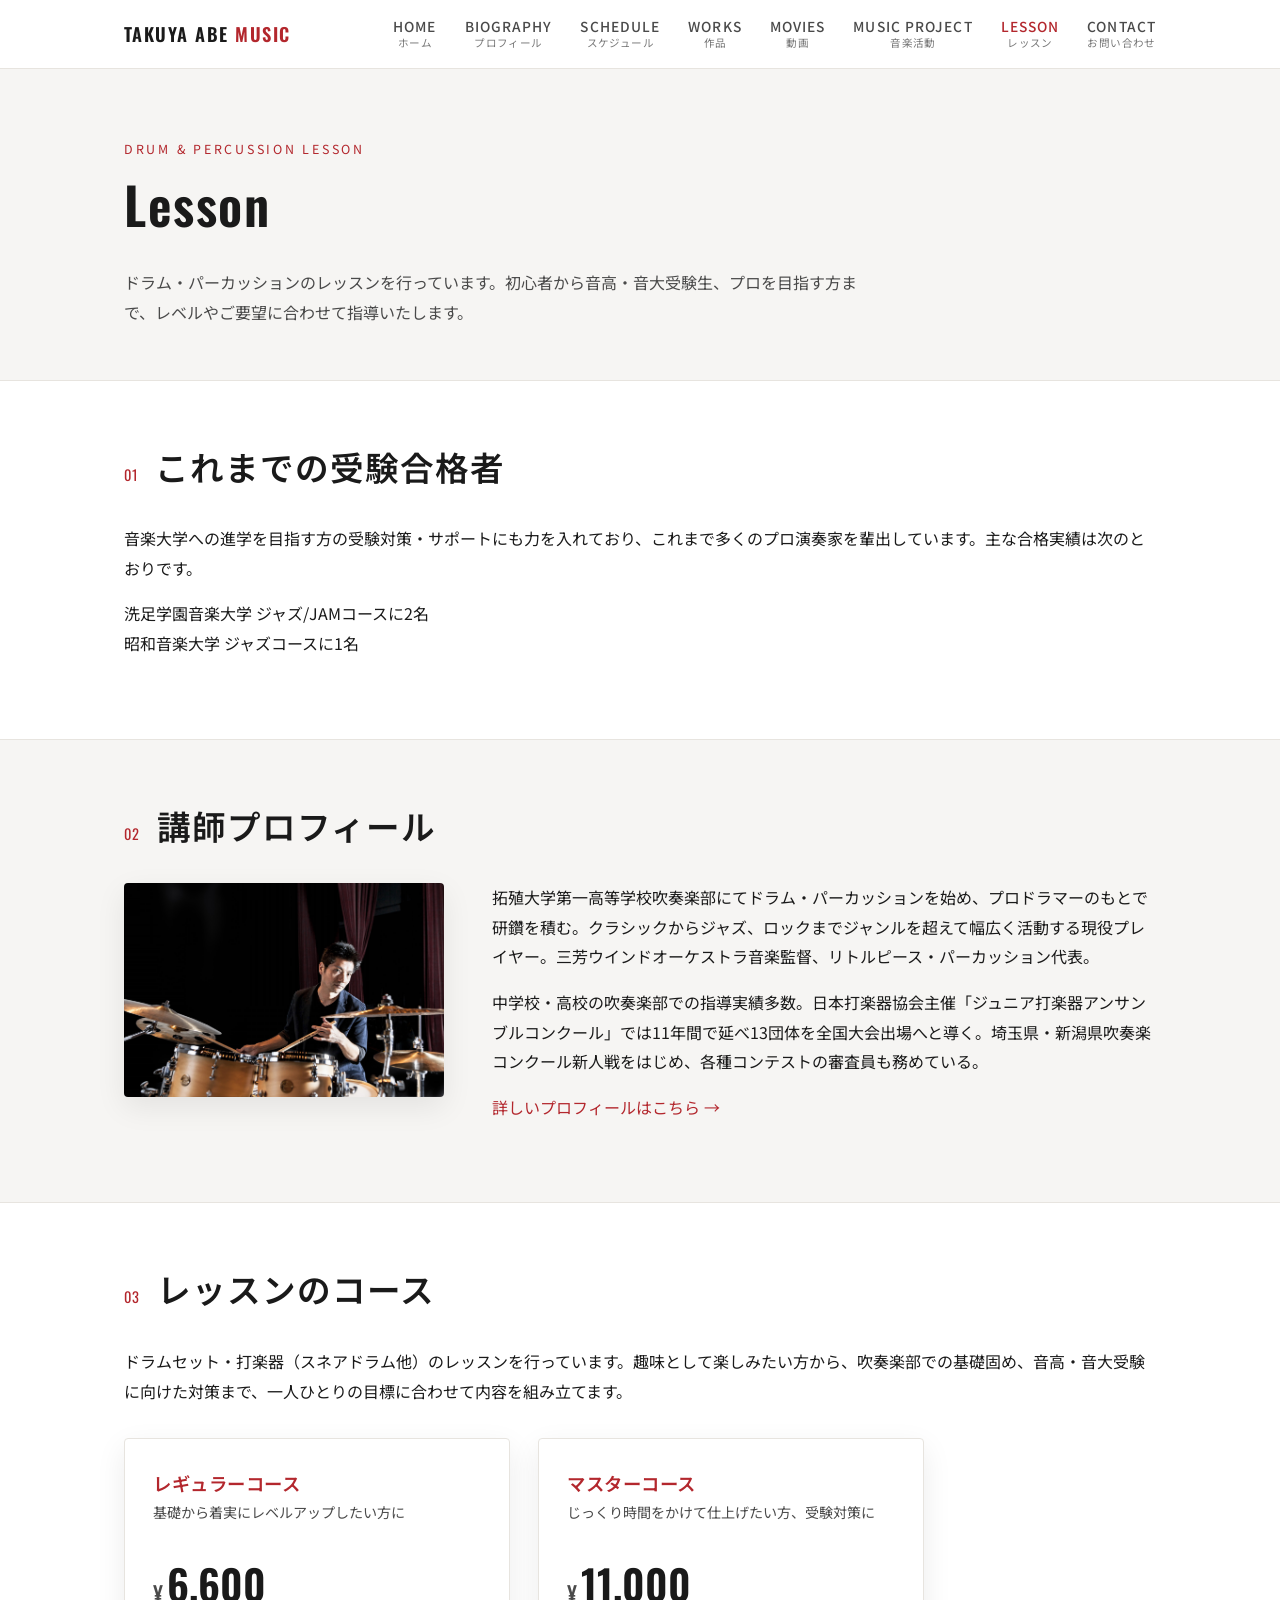
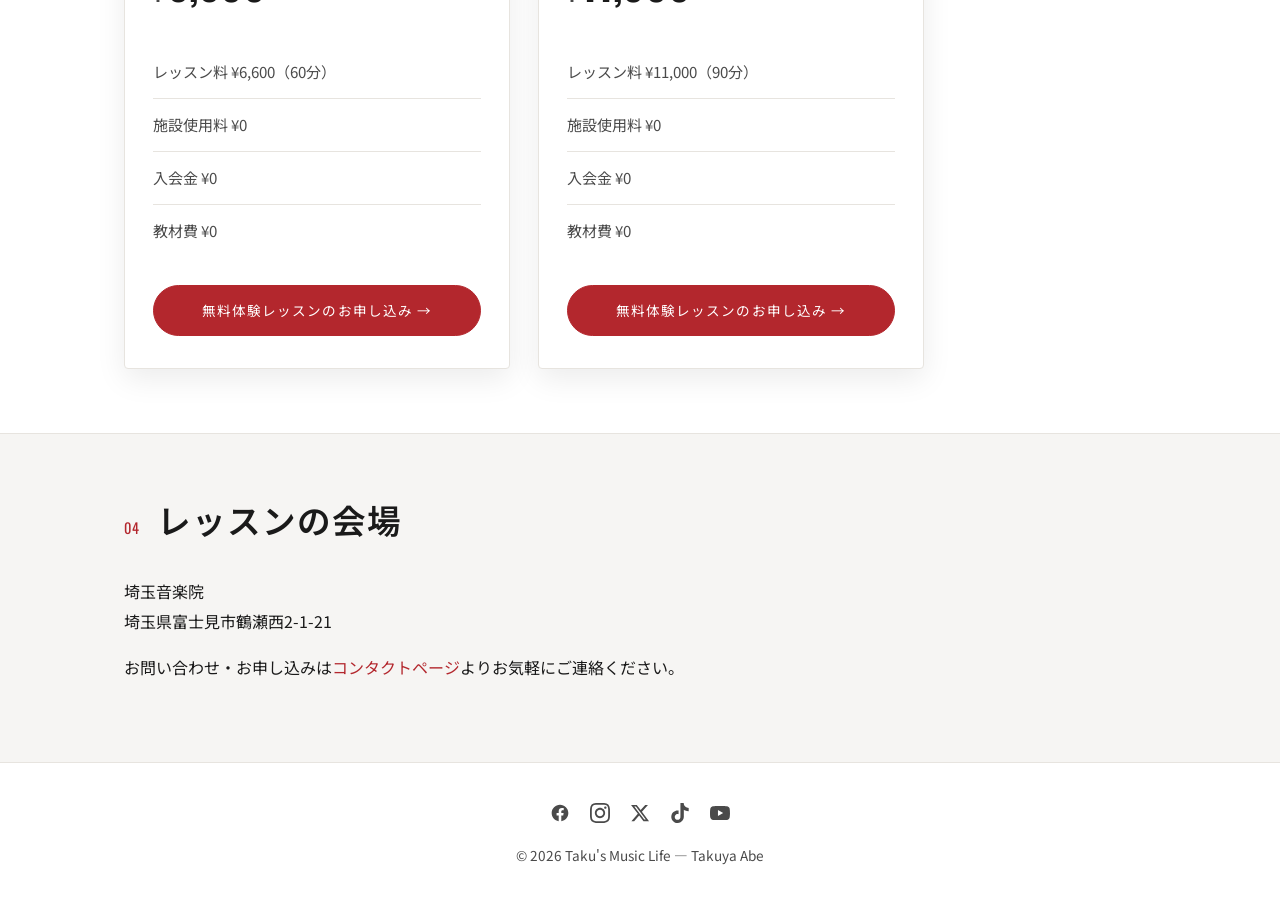
<file: lesson.html>
<!DOCTYPE html>
<html lang="ja">
<head>
<meta charset="UTF-8">
<meta name="viewport" content="width=device-width, initial-scale=1.0">
<title>Lesson | Taku's Music Life</title>
<link rel="preconnect" href="https://fonts.googleapis.com">
<link rel="preconnect" href="https://fonts.gstatic.com" crossorigin>
<link href="https://fonts.googleapis.com/css2?family=Noto+Sans+JP:wght@400;500;600;700&family=Oswald:wght@500;600&display=swap" rel="stylesheet">
<link rel="stylesheet" href="styles.css">
</head>
<body>

<header class="site-header">
  <div class="container">
    <a href="index.html" class="brand">TAKUYA ABE <span>MUSIC</span></a>
    <button class="nav-toggle" aria-label="メニュー"><span></span></button>
    <nav class="main-nav">
      <ul>
        <li><a href="index.html"><span class="en">HOME</span><span class="ja">ホーム</span></a></li>
        <li><a href="biography.html"><span class="en">BIOGRAPHY</span><span class="ja">プロフィール</span></a></li>
        <li><a href="schedule.html"><span class="en">SCHEDULE</span><span class="ja">スケジュール</span></a></li>
        <li><a href="works.html"><span class="en">WORKS</span><span class="ja">作品</span></a></li>
        <li><a href="movies.html"><span class="en">MOVIES</span><span class="ja">動画</span></a></li>
        <li><a href="music.html"><span class="en">MUSIC PROJECT</span><span class="ja">音楽活動</span></a></li>
        <li><a href="lesson.html" class="active"><span class="en">LESSON</span><span class="ja">レッスン</span></a></li>        <li><a href="contact.html"><span class="en">CONTACT</span><span class="ja">お問い合わせ</span></a></li>
      </ul>
    </nav>
  </div>
</header>

<div class="page-hero">
  <div class="container">
    <span class="eyebrow">Drum &amp; Percussion Lesson</span>
    <h1>Lesson</h1>
    <p class="lead">ドラム・パーカッションのレッスンを行っています。初心者から音高・音大受験生、プロを目指す方まで、レベルやご要望に合わせて指導いたします。</p>
  </div>
</div>

<section>
  <div class="container">
    <div class="section-title">
      <span class="num">01</span>
      <h2>これまでの受験合格者</h2>
    </div>
    <p>音楽大学への進学を目指す方の受験対策・サポートにも力を入れており、これまで多くのプロ演奏家を輩出しています。主な合格実績は次のとおりです。</p>
    <p>洗足学園音楽大学 ジャズ/JAMコースに2名<br>
    昭和音楽大学 ジャズコースに1名</p>
  </div>
</section>

<section class="alt">
  <div class="container">
    <div class="section-title">
      <span class="num">02</span>
      <h2>講師プロフィール</h2>
    </div>
    <div class="bio-layout">
      <img src="images/biography.jpg" alt="阿部拓也">
      <div>
        <p>拓殖大学第一高等学校吹奏楽部にてドラム・パーカッションを始め、プロドラマーのもとで研鑽を積む。クラシックからジャズ、ロックまでジャンルを超えて幅広く活動する現役プレイヤー。三芳ウインドオーケストラ音楽監督、リトルピース・パーカッション代表。</p>
        <p>中学校・高校の吹奏楽部での指導実績多数。日本打楽器協会主催「ジュニア打楽器アンサンブルコンクール」では11年間で延べ13団体を全国大会出場へと導く。埼玉県・新潟県吹奏楽コンクール新人戦をはじめ、各種コンテストの審査員も務めている。</p>
        <p><a href="biography.html">詳しいプロフィールはこちら →</a></p>
      </div>
    </div>
  </div>
</section>

<section>
  <div class="container">
    <div class="section-title">
      <span class="num">03</span>
      <h2>レッスンのコース</h2>
    </div>
    <p>ドラムセット・打楽器（スネアドラム他）のレッスンを行っています。趣味として楽しみたい方から、吹奏楽部での基礎固め、音高・音大受験に向けた対策まで、一人ひとりの目標に合わせて内容を組み立てます。</p>

    <div class="pricing-cards">
      <div class="pricing-card">
        <h3 class="pricing-name">レギュラーコース</h3>
        <p class="pricing-desc">基礎から着実にレベルアップしたい方に</p>
        <div class="pricing-amount"><span class="yen">¥</span>6,600</div>
        <ul class="pricing-list">
          <li>レッスン料 ¥6,600（60分）</li>
          <li>施設使用料 ¥0</li>
          <li>入会金 ¥0</li>
          <li>教材費 ¥0</li>
        </ul>
        <a href="contact.html" class="btn solid pricing-cta">無料体験レッスンのお申し込み →</a>
      </div>

      <div class="pricing-card">
        <h3 class="pricing-name">マスターコース</h3>
        <p class="pricing-desc">じっくり時間をかけて仕上げたい方、受験対策に</p>
        <div class="pricing-amount"><span class="yen">¥</span>11,000</div>
        <ul class="pricing-list">
          <li>レッスン料 ¥11,000（90分）</li>
          <li>施設使用料 ¥0</li>
          <li>入会金 ¥0</li>
          <li>教材費 ¥0</li>
        </ul>
        <a href="contact.html" class="btn solid pricing-cta">無料体験レッスンのお申し込み →</a>
      </div>
    </div>
  </div>
</section>

<section class="alt">
  <div class="container">
    <div class="section-title">
      <span class="num">04</span>
      <h2>レッスンの会場</h2>
    </div>
    <p>埼玉音楽院<br>
    埼玉県富士見市鶴瀬西2-1-21</p>
    <p>お問い合わせ・お申し込みは<a href="contact.html">コンタクトページ</a>よりお気軽にご連絡ください。</p>
  </div>
</section>

<footer class="site-footer">
  <div class="container">
    <div class="social-links">
      <a href="https://www.facebook.com/takudrum" target="_blank" rel="noopener" aria-label="Facebook"><svg viewBox="0 0 24 24"><path d="M22 12c0-5.523-4.477-10-10-10S2 6.477 2 12c0 4.991 3.657 9.128 8.438 9.878v-6.987h-2.54V12h2.54V9.797c0-2.506 1.492-3.89 3.777-3.89 1.094 0 2.238.195 2.238.195v2.46h-1.26c-1.243 0-1.63.771-1.63 1.562V12h2.773l-.443 2.89h-2.33v6.988C18.343 21.128 22 16.991 22 12z"/></svg></a>
      <a href="https://www.instagram.com/takuya_drum/" target="_blank" rel="noopener" aria-label="Instagram"><svg viewBox="0 0 24 24"><path d="M12 2.163c3.204 0 3.584.012 4.85.07 3.252.148 4.771 1.691 4.919 4.919.058 1.265.069 1.645.069 4.849 0 3.205-.012 3.584-.069 4.849-.149 3.225-1.664 4.771-4.919 4.919-1.266.058-1.644.07-4.85.07-3.204 0-3.584-.012-4.849-.07-3.26-.149-4.771-1.699-4.919-4.92-.058-1.265-.07-1.644-.07-4.849 0-3.204.013-3.583.07-4.849.149-3.227 1.664-4.771 4.919-4.919 1.266-.057 1.645-.069 4.849-.069zm0-2.163c-3.259 0-3.667.014-4.947.072-4.358.2-6.78 2.618-6.98 6.98-.059 1.281-.073 1.689-.073 4.948 0 3.259.014 3.668.072 4.948.2 4.358 2.618 6.78 6.98 6.98 1.281.058 1.689.072 4.948.072 3.259 0 3.668-.014 4.948-.072 4.354-.2 6.782-2.618 6.979-6.98.059-1.28.073-1.689.073-4.948 0-3.259-.014-3.667-.072-4.947-.196-4.354-2.617-6.78-6.979-6.98-1.281-.059-1.69-.073-4.949-.073zm0 5.838c-3.403 0-6.162 2.759-6.162 6.162s2.759 6.163 6.162 6.163 6.162-2.759 6.162-6.163c0-3.403-2.759-6.162-6.162-6.162zm0 10.162c-2.209 0-4-1.79-4-4 0-2.209 1.791-4 4-4s4 1.791 4 4c0 2.21-1.791 4-4 4zm6.406-11.845c-.796 0-1.441.645-1.441 1.44s.645 1.44 1.441 1.44c.795 0 1.439-.645 1.439-1.44s-.644-1.44-1.439-1.44z"/></svg></a>
      <a href="https://x.com/takuabe" target="_blank" rel="noopener" aria-label="X"><svg viewBox="0 0 24 24"><path d="M18.244 2.25h3.308l-7.227 8.26 8.502 11.24H16.17l-5.214-6.817L4.99 21.75H1.68l7.73-8.835L1.254 2.25H8.08l4.713 6.231zm-1.161 17.52h1.833L7.084 4.126H5.117z"/></svg></a>
      <a href="https://www.tiktok.com/@groovetakuya" target="_blank" rel="noopener" aria-label="TikTok"><svg viewBox="0 0 24 24"><path d="M12.53.02C13.84 0 15.14.01 16.44 0c.08 1.53.63 3.09 1.75 4.17 1.12 1.11 2.7 1.62 4.24 1.79v4.03c-1.44-.05-2.89-.35-4.2-.97-.57-.26-1.1-.59-1.62-.93-.01 2.92.01 5.84-.02 8.75-.08 1.4-.54 2.79-1.35 3.94-1.31 1.92-3.58 3.17-5.91 3.21-1.43.08-2.86-.31-4.08-1.03-2.02-1.19-3.44-3.37-3.65-5.71-.02-.5-.03-1-.01-1.49.18-1.9 1.12-3.72 2.58-4.96 1.66-1.44 3.98-2.13 6.15-1.72.02 1.48-.04 2.96-.04 4.44-.99-.32-2.15-.23-3.02.37-.63.41-1.11 1.04-1.36 1.75-.21.51-.15 1.07-.14 1.61.24 1.64 1.82 3.02 3.5 2.87 1.12-.01 2.19-.66 2.77-1.61.19-.33.4-.67.41-1.06.1-1.79.06-3.57.07-5.36.01-4.03-.01-8.05.02-12.07z"/></svg></a>
      <a href="https://www.youtube.com/channel/UCaAoge0_k50thU6CdG_tezA" target="_blank" rel="noopener" aria-label="YouTube"><svg viewBox="0 0 24 24"><path d="M23.498 6.186a3.016 3.016 0 0 0-2.122-2.136C19.505 3.545 12 3.545 12 3.545s-7.505 0-9.377.505A3.017 3.017 0 0 0 .502 6.186C0 8.07 0 12 0 12s0 3.93.502 5.814a3.016 3.016 0 0 0 2.122 2.136c1.871.505 9.376.505 9.376.505s7.505 0 9.377-.505a3.015 3.015 0 0 0 2.122-2.136C24 15.93 24 12 24 12s0-3.93-.502-5.814zM9.545 15.568V8.432L15.818 12l-6.273 3.568z"/></svg></a>
    </div>
    <p>&copy; 2026 Taku's Music Life — Takuya Abe</p>
  </div>
</footer>

<script src="script.js"></script>
</body>
</html>
</file>
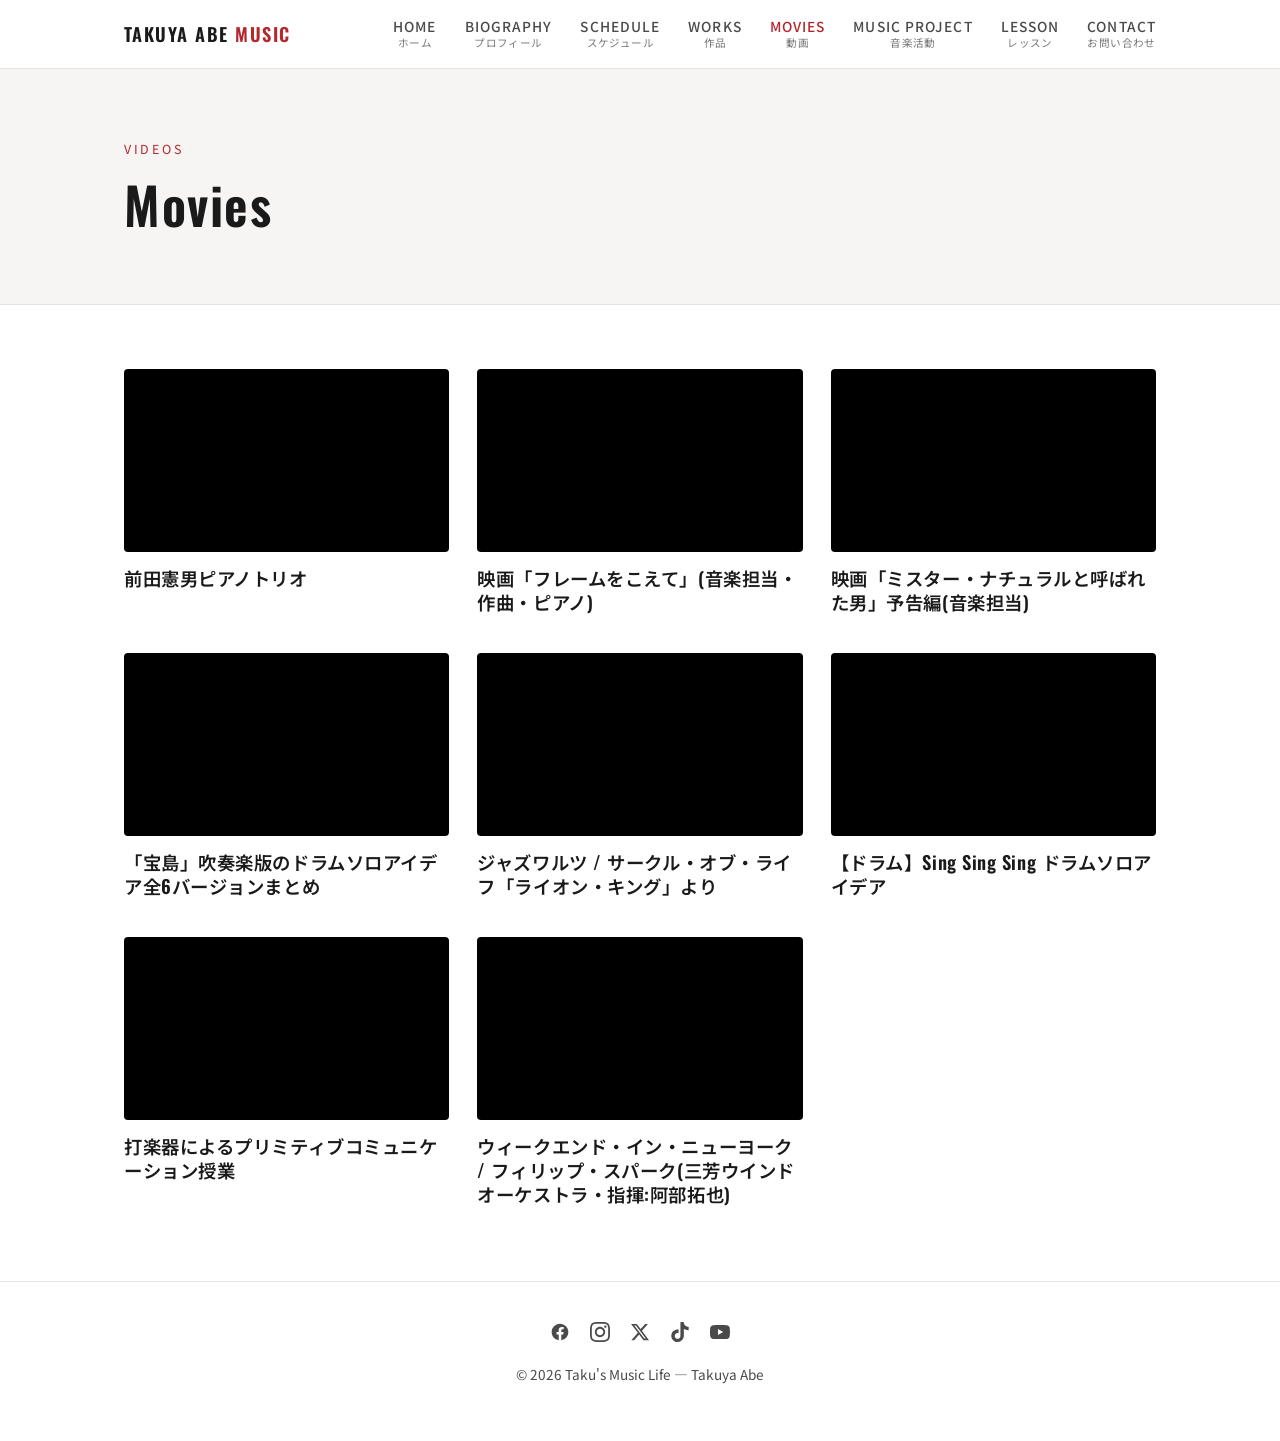
<file: movies.html>
<!DOCTYPE html>
<html lang="ja">
<head>
<meta charset="UTF-8">
<meta name="viewport" content="width=device-width, initial-scale=1.0">
<title>Movies | Taku's Music Life</title>
<link rel="preconnect" href="https://fonts.googleapis.com">
<link rel="preconnect" href="https://fonts.gstatic.com" crossorigin>
<link href="https://fonts.googleapis.com/css2?family=Noto+Sans+JP:wght@400;500;600;700&family=Oswald:wght@500;600&display=swap" rel="stylesheet">
<link rel="stylesheet" href="styles.css">
</head>
<body>

<header class="site-header">
  <div class="container">
    <a href="index.html" class="brand">TAKUYA ABE <span>MUSIC</span></a>
    <button class="nav-toggle" aria-label="メニュー"><span></span></button>
    <nav class="main-nav">
      <ul>
        <li><a href="index.html"><span class="en">HOME</span><span class="ja">ホーム</span></a></li>
        <li><a href="biography.html"><span class="en">BIOGRAPHY</span><span class="ja">プロフィール</span></a></li>
        <li><a href="schedule.html"><span class="en">SCHEDULE</span><span class="ja">スケジュール</span></a></li>
        <li><a href="works.html"><span class="en">WORKS</span><span class="ja">作品</span></a></li>
        <li><a href="movies.html" class="active"><span class="en">MOVIES</span><span class="ja">動画</span></a></li>
        <li><a href="music.html"><span class="en">MUSIC PROJECT</span><span class="ja">音楽活動</span></a></li>
        <li><a href="lesson.html"><span class="en">LESSON</span><span class="ja">レッスン</span></a></li>
        <li><a href="contact.html"><span class="en">CONTACT</span><span class="ja">お問い合わせ</span></a></li>
      </ul>
    </nav>
  </div>
</header>

<div class="page-hero">
  <div class="container">
    <span class="eyebrow">Videos</span>
    <h1>Movies</h1>
  </div>
</div>

<section>
  <div class="container">
    <div class="grid grid-3">
      <div>
        <div class="video-frame">
          <iframe src="https://www.youtube.com/embed/5W9QiKZs5jE" title="前田憲男ピアノトリオ" allowfullscreen></iframe>
        </div>
        <h3 style="margin-top:14px;">前田憲男ピアノトリオ</h3>
      </div>
      <div>
        <div class="video-frame">
          <iframe src="https://www.youtube.com/embed/Hq56BtUZDrQ" title="映画「フレームをこえて」" allowfullscreen></iframe>
        </div>
        <h3 style="margin-top:14px;">映画「フレームをこえて」(音楽担当・作曲・ピアノ)</h3>
      </div>
      <div>
        <div class="video-frame">
          <iframe src="https://www.youtube.com/embed/KW5AVXvamIE" title="映画「ミスター・ナチュラルと呼ばれた男」予告編" allowfullscreen></iframe>
        </div>
        <h3 style="margin-top:14px;">映画「ミスター・ナチュラルと呼ばれた男」予告編(音楽担当)</h3>
      </div>
      <div>
        <div class="video-frame">
          <iframe src="https://www.youtube.com/embed/dIo40N4I5UQ" title="「宝島」吹奏楽版のドラムソロアイデア全6バージョンまとめ" allowfullscreen></iframe>
        </div>
        <h3 style="margin-top:14px;">「宝島」吹奏楽版のドラムソロアイデア全6バージョンまとめ</h3>
      </div>
      <div>
        <div class="video-frame">
          <iframe src="https://www.youtube.com/embed/3lSBYFibGmg" title="ジャズワルツ / サークル・オブ・ライフ「ライオン・キング」より" allowfullscreen></iframe>
        </div>
        <h3 style="margin-top:14px;">ジャズワルツ / サークル・オブ・ライフ「ライオン・キング」より</h3>
      </div>
      <div>
        <div class="video-frame">
          <iframe src="https://www.youtube.com/embed/vgxjz9T0RME" title="【ドラム】Sing Sing Sing ドラムソロアイデア" allowfullscreen></iframe>
        </div>
        <h3 style="margin-top:14px;">【ドラム】Sing Sing Sing ドラムソロアイデア</h3>
      </div>
      <div>
        <div class="video-frame">
          <iframe src="https://www.youtube.com/embed/INg8yUucr-U" title="打楽器によるプリミティブコミュニケーション授業" allowfullscreen></iframe>
        </div>
        <h3 style="margin-top:14px;">打楽器によるプリミティブコミュニケーション授業</h3>
      </div>
      <div>
        <div class="video-frame">
          <iframe src="https://www.youtube.com/embed/sR6PXQJ-hUI" title="ウィークエンド・イン・ニューヨーク / フィリップ・スパーク - 三芳ウインドオーケストラ" allowfullscreen></iframe>
        </div>
        <h3 style="margin-top:14px;">ウィークエンド・イン・ニューヨーク / フィリップ・スパーク(三芳ウインドオーケストラ・指揮:阿部拓也)</h3>
      </div>
    </div>
  </div>
</section>

<footer class="site-footer">
  <div class="container">
    <div class="social-links">
      <a href="https://www.facebook.com/takudrum" target="_blank" rel="noopener" aria-label="Facebook"><svg viewBox="0 0 24 24"><path d="M22 12c0-5.523-4.477-10-10-10S2 6.477 2 12c0 4.991 3.657 9.128 8.438 9.878v-6.987h-2.54V12h2.54V9.797c0-2.506 1.492-3.89 3.777-3.89 1.094 0 2.238.195 2.238.195v2.46h-1.26c-1.243 0-1.63.771-1.63 1.562V12h2.773l-.443 2.89h-2.33v6.988C18.343 21.128 22 16.991 22 12z"/></svg></a>
      <a href="https://www.instagram.com/takuya_drum/" target="_blank" rel="noopener" aria-label="Instagram"><svg viewBox="0 0 24 24"><path d="M12 2.163c3.204 0 3.584.012 4.85.07 3.252.148 4.771 1.691 4.919 4.919.058 1.265.069 1.645.069 4.849 0 3.205-.012 3.584-.069 4.849-.149 3.225-1.664 4.771-4.919 4.919-1.266.058-1.644.07-4.85.07-3.204 0-3.584-.012-4.849-.07-3.26-.149-4.771-1.699-4.919-4.92-.058-1.265-.07-1.644-.07-4.849 0-3.204.013-3.583.07-4.849.149-3.227 1.664-4.771 4.919-4.919 1.266-.057 1.645-.069 4.849-.069zm0-2.163c-3.259 0-3.667.014-4.947.072-4.358.2-6.78 2.618-6.98 6.98-.059 1.281-.073 1.689-.073 4.948 0 3.259.014 3.668.072 4.948.2 4.358 2.618 6.78 6.98 6.98 1.281.058 1.689.072 4.948.072 3.259 0 3.668-.014 4.948-.072 4.354-.2 6.782-2.618 6.979-6.98.059-1.28.073-1.689.073-4.948 0-3.259-.014-3.667-.072-4.947-.196-4.354-2.617-6.78-6.979-6.98-1.281-.059-1.69-.073-4.949-.073zm0 5.838c-3.403 0-6.162 2.759-6.162 6.162s2.759 6.163 6.162 6.163 6.162-2.759 6.162-6.163c0-3.403-2.759-6.162-6.162-6.162zm0 10.162c-2.209 0-4-1.79-4-4 0-2.209 1.791-4 4-4s4 1.791 4 4c0 2.21-1.791 4-4 4zm6.406-11.845c-.796 0-1.441.645-1.441 1.44s.645 1.44 1.441 1.44c.795 0 1.439-.645 1.439-1.44s-.644-1.44-1.439-1.44z"/></svg></a>
      <a href="https://x.com/takuabe" target="_blank" rel="noopener" aria-label="X"><svg viewBox="0 0 24 24"><path d="M18.244 2.25h3.308l-7.227 8.26 8.502 11.24H16.17l-5.214-6.817L4.99 21.75H1.68l7.73-8.835L1.254 2.25H8.08l4.713 6.231zm-1.161 17.52h1.833L7.084 4.126H5.117z"/></svg></a>
      <a href="https://www.tiktok.com/@groovetakuya" target="_blank" rel="noopener" aria-label="TikTok"><svg viewBox="0 0 24 24"><path d="M12.53.02C13.84 0 15.14.01 16.44 0c.08 1.53.63 3.09 1.75 4.17 1.12 1.11 2.7 1.62 4.24 1.79v4.03c-1.44-.05-2.89-.35-4.2-.97-.57-.26-1.1-.59-1.62-.93-.01 2.92.01 5.84-.02 8.75-.08 1.4-.54 2.79-1.35 3.94-1.31 1.92-3.58 3.17-5.91 3.21-1.43.08-2.86-.31-4.08-1.03-2.02-1.19-3.44-3.37-3.65-5.71-.02-.5-.03-1-.01-1.49.18-1.9 1.12-3.72 2.58-4.96 1.66-1.44 3.98-2.13 6.15-1.72.02 1.48-.04 2.96-.04 4.44-.99-.32-2.15-.23-3.02.37-.63.41-1.11 1.04-1.36 1.75-.21.51-.15 1.07-.14 1.61.24 1.64 1.82 3.02 3.5 2.87 1.12-.01 2.19-.66 2.77-1.61.19-.33.4-.67.41-1.06.1-1.79.06-3.57.07-5.36.01-4.03-.01-8.05.02-12.07z"/></svg></a>
      <a href="https://www.youtube.com/channel/UCaAoge0_k50thU6CdG_tezA" target="_blank" rel="noopener" aria-label="YouTube"><svg viewBox="0 0 24 24"><path d="M23.498 6.186a3.016 3.016 0 0 0-2.122-2.136C19.505 3.545 12 3.545 12 3.545s-7.505 0-9.377.505A3.017 3.017 0 0 0 .502 6.186C0 8.07 0 12 0 12s0 3.93.502 5.814a3.016 3.016 0 0 0 2.122 2.136c1.871.505 9.376.505 9.376.505s7.505 0 9.377-.505a3.015 3.015 0 0 0 2.122-2.136C24 15.93 24 12 24 12s0-3.93-.502-5.814zM9.545 15.568V8.432L15.818 12l-6.273 3.568z"/></svg></a>
    </div>
    <p>&copy; 2026 Taku's Music Life — Takuya Abe</p>
  </div>
</footer>

<script src="script.js"></script>
</body>
</html>
</file>
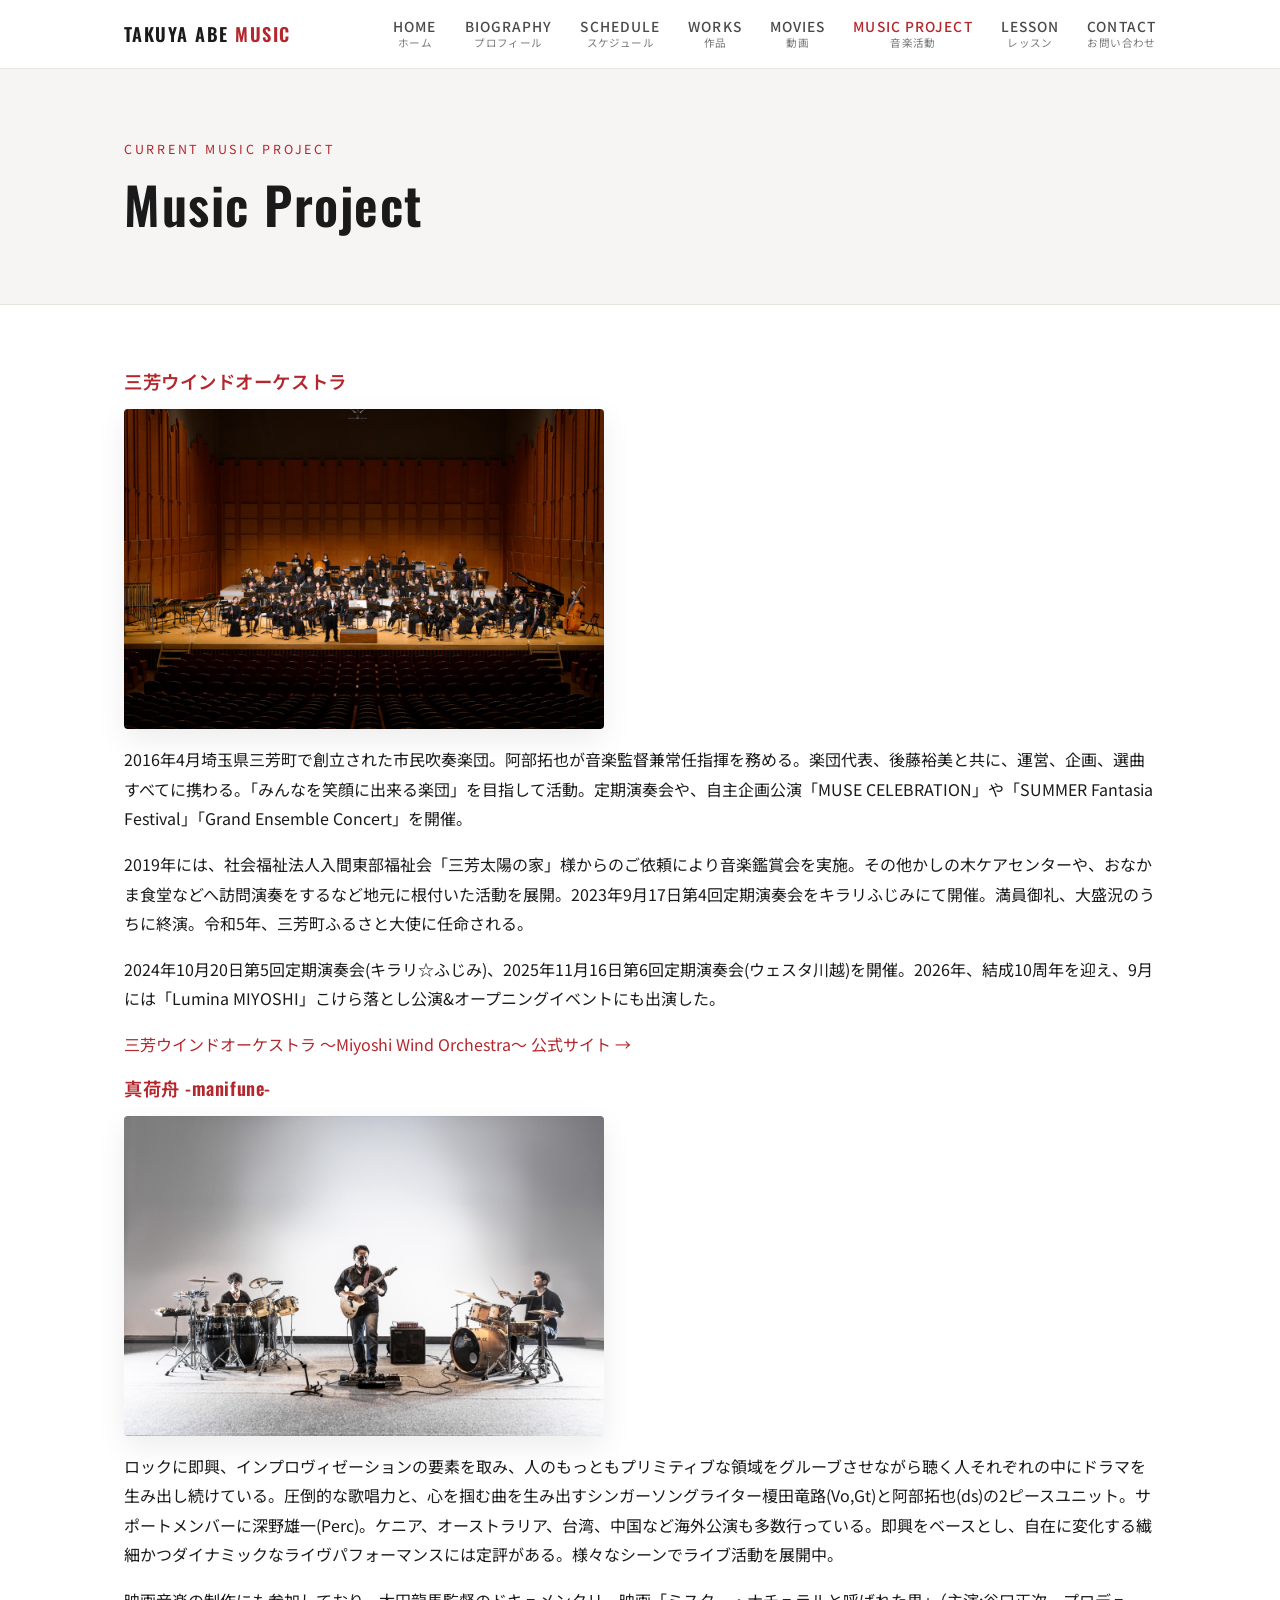
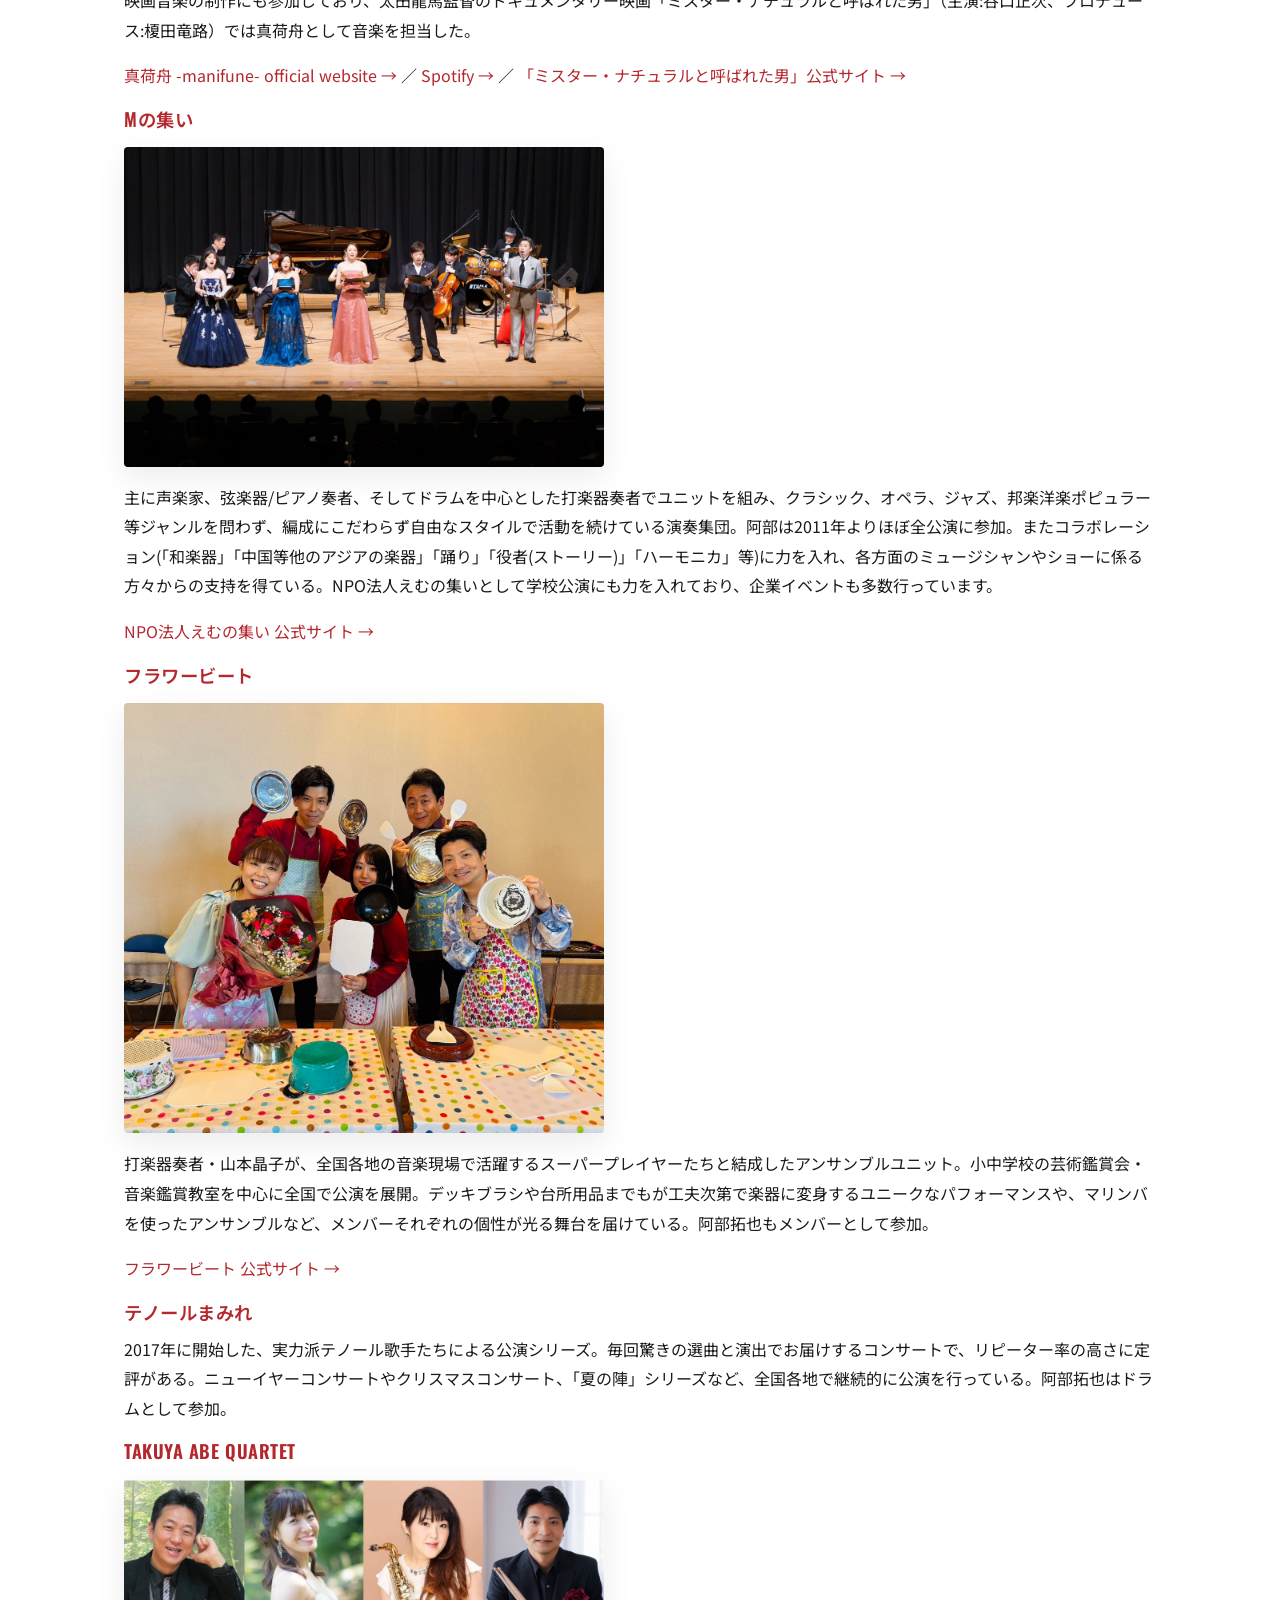
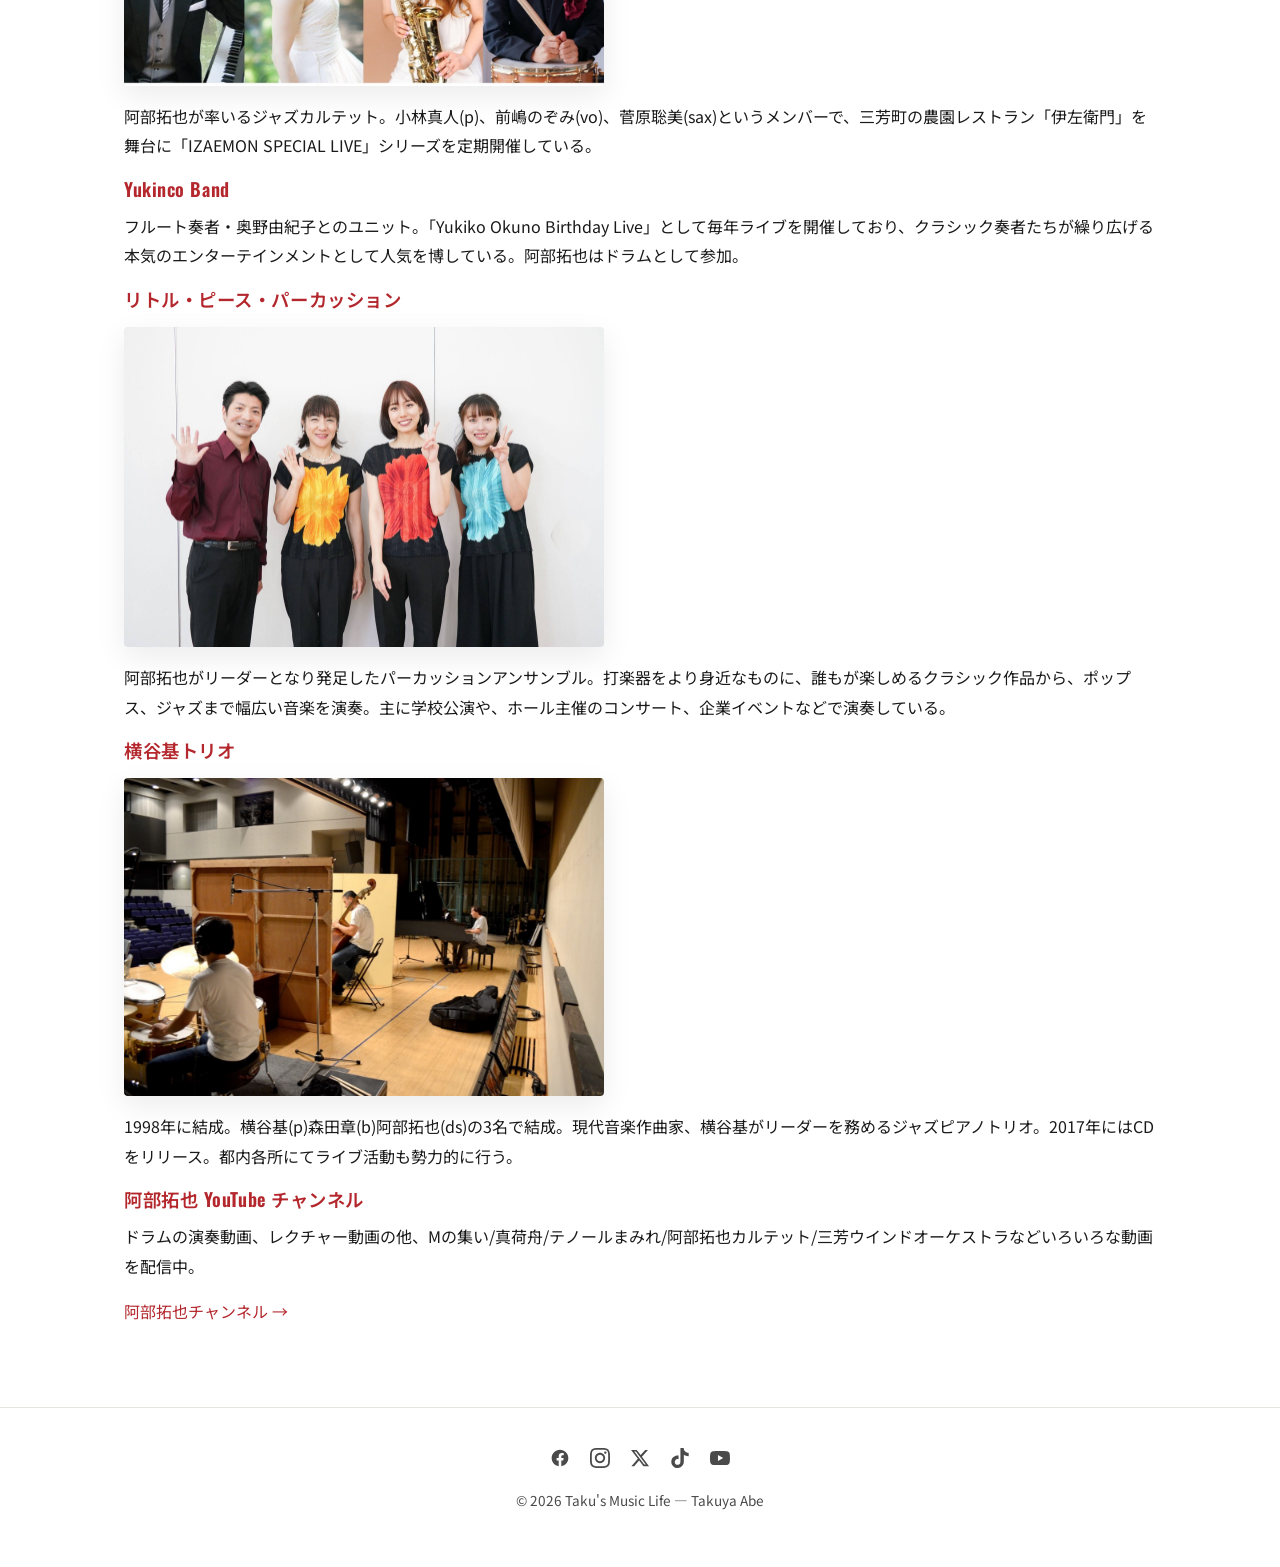
<file: music.html>
<!DOCTYPE html>
<html lang="ja">
<head>
<meta charset="UTF-8">
<meta name="viewport" content="width=device-width, initial-scale=1.0">
<title>Music | Taku's Music Life</title>
<link rel="preconnect" href="https://fonts.googleapis.com">
<link rel="preconnect" href="https://fonts.gstatic.com" crossorigin>
<link href="https://fonts.googleapis.com/css2?family=Noto+Sans+JP:wght@400;500;600;700&family=Oswald:wght@500;600&display=swap" rel="stylesheet">
<link rel="stylesheet" href="styles.css">
</head>
<body>

<header class="site-header">
  <div class="container">
    <a href="index.html" class="brand">TAKUYA ABE <span>MUSIC</span></a>
    <button class="nav-toggle" aria-label="メニュー"><span></span></button>
    <nav class="main-nav">
      <ul>
        <li><a href="index.html"><span class="en">HOME</span><span class="ja">ホーム</span></a></li>
        <li><a href="biography.html"><span class="en">BIOGRAPHY</span><span class="ja">プロフィール</span></a></li>
        <li><a href="schedule.html"><span class="en">SCHEDULE</span><span class="ja">スケジュール</span></a></li>
        <li><a href="works.html"><span class="en">WORKS</span><span class="ja">作品</span></a></li>
        <li><a href="movies.html"><span class="en">MOVIES</span><span class="ja">動画</span></a></li>
        <li><a href="music.html" class="active"><span class="en">MUSIC PROJECT</span><span class="ja">音楽活動</span></a></li>
        <li><a href="lesson.html"><span class="en">LESSON</span><span class="ja">レッスン</span></a></li>
        <li><a href="contact.html"><span class="en">CONTACT</span><span class="ja">お問い合わせ</span></a></li>
      </ul>
    </nav>
  </div>
</header>

<div class="page-hero">
  <div class="container">
    <span class="eyebrow">Current Music Project</span>
    <h1>Music Project</h1>
  </div>
</div>

<section>
  <div class="container">

    <div class="bio-block">
      <h3>三芳ウインドオーケストラ</h3>
      <img class="project-photo" src="images/music-miyoshiwind.jpg" alt="三芳ウインドオーケストラ">
      <p>2016年4月埼玉県三芳町で創立された市民吹奏楽団。阿部拓也が音楽監督兼常任指揮を務める。楽団代表、後藤裕美と共に、運営、企画、選曲すべてに携わる。「みんなを笑顔に出来る楽団」を目指して活動。定期演奏会や、自主企画公演「MUSE CELEBRATION」や「SUMMER Fantasia Festival」「Grand Ensemble Concert」を開催。</p>
      <p>2019年には、社会福祉法人入間東部福祉会「三芳太陽の家」様からのご依頼により音楽鑑賞会を実施。その他かしの木ケアセンターや、おなかま食堂などへ訪問演奏をするなど地元に根付いた活動を展開。2023年9月17日第4回定期演奏会をキラリふじみにて開催。満員御礼、大盛況のうちに終演。令和5年、三芳町ふるさと大使に任命される。</p>
      <p>2024年10月20日第5回定期演奏会(キラリ☆ふじみ)、2025年11月16日第6回定期演奏会(ウェスタ川越)を開催。2026年、結成10周年を迎え、9月には「Lumina MIYOSHI」こけら落とし公演&オープニングイベントにも出演した。</p>
      <p><a href="https://miyoshi-wind-orchestra.amebaownd.com/" target="_blank" rel="noopener">三芳ウインドオーケストラ 〜Miyoshi Wind Orchestra〜 公式サイト →</a></p>
    </div>

    <div class="bio-block">
      <h3>真荷舟 -manifune-</h3>
      <img class="project-photo" src="images/music-manifune.jpg" alt="真荷舟 -manifune-">
      <p>ロックに即興、インプロヴィゼーションの要素を取み、人のもっともプリミティブな領域をグルーブさせながら聴く人それぞれの中にドラマを生み出し続けている。圧倒的な歌唱力と、心を掴む曲を生み出すシンガーソングライター榎田竜路(Vo,Gt)と阿部拓也(ds)の2ピースユニット。サポートメンバーに深野雄一(Perc)。ケニア、オーストラリア、台湾、中国など海外公演も多数行っている。即興をベースとし、自在に変化する繊細かつダイナミックなライヴパフォーマンスには定評がある。様々なシーンでライブ活動を展開中。</p>
      <p>映画音楽の制作にも参加しており、太田龍馬監督のドキュメンタリー映画「ミスター・ナチュラルと呼ばれた男」（主演:谷口正次、プロデュース:榎田竜路）では真荷舟として音楽を担当した。</p>
      <p><a href="https://manifune.com/" target="_blank" rel="noopener">真荷舟 -manifune- official website →</a> ／ <a href="https://open.spotify.com/intl-ja/artist/2QZhBcnGMgT9SF8JYw6YEj" target="_blank" rel="noopener">Spotify →</a> ／ <a href="https://mr.natural.ev-pj.com/" target="_blank" rel="noopener">「ミスター・ナチュラルと呼ばれた男」公式サイト →</a></p>
    </div>

    <div class="bio-block">
      <h3>Mの集い</h3>
      <img class="project-photo" src="images/music-mnotsudoi.jpg" alt="Mの集い">
      <p>主に声楽家、弦楽器/ピアノ奏者、そしてドラムを中心とした打楽器奏者でユニットを組み、クラシック、オペラ、ジャズ、邦楽洋楽ポピュラー等ジャンルを問わず、編成にこだわらず自由なスタイルで活動を続けている演奏集団。阿部は2011年よりほぼ全公演に参加。またコラボレーション(「和楽器」「中国等他のアジアの楽器」「踊り」「役者(ストーリー)」「ハーモニカ」等)に力を入れ、各方面のミュージシャンやショーに係る方々からの支持を得ている。NPO法人えむの集いとして学校公演にも力を入れており、企業イベントも多数行っています。</p>
      <p><a href="https://m-tsudoi.com/" target="_blank" rel="noopener">NPO法人えむの集い 公式サイト →</a></p>
    </div>

    <div class="bio-block">
      <h3>フラワービート</h3>
      <img class="project-photo" src="images/music-flowerbeat.jpg" alt="フラワービート">
      <p>打楽器奏者・山本晶子が、全国各地の音楽現場で活躍するスーパープレイヤーたちと結成したアンサンブルユニット。小中学校の芸術鑑賞会・音楽鑑賞教室を中心に全国で公演を展開。デッキブラシや台所用品までもが工夫次第で楽器に変身するユニークなパフォーマンスや、マリンバを使ったアンサンブルなど、メンバーそれぞれの個性が光る舞台を届けている。阿部拓也もメンバーとして参加。</p>
      <p><a href="https://www.flowerbeat.net/" target="_blank" rel="noopener">フラワービート 公式サイト →</a></p>
    </div>

    <div class="bio-block">
      <h3>テノールまみれ</h3>
      <p>2017年に開始した、実力派テノール歌手たちによる公演シリーズ。毎回驚きの選曲と演出でお届けするコンサートで、リピーター率の高さに定評がある。ニューイヤーコンサートやクリスマスコンサート、「夏の陣」シリーズなど、全国各地で継続的に公演を行っている。阿部拓也はドラムとして参加。</p>
    </div>

    <div class="bio-block">
      <h3>TAKUYA ABE QUARTET</h3>
      <img class="project-photo" src="images/music-takuyaabequartet.jpg" alt="TAKUYA ABE QUARTET">
      <p>阿部拓也が率いるジャズカルテット。小林真人(p)、前嶋のぞみ(vo)、菅原聡美(sax)というメンバーで、三芳町の農園レストラン「伊左衛門」を舞台に「IZAEMON SPECIAL LIVE」シリーズを定期開催している。</p>
    </div>

    <div class="bio-block">
      <h3>Yukinco Band</h3>
      <p>フルート奏者・奥野由紀子とのユニット。「Yukiko Okuno Birthday Live」として毎年ライブを開催しており、クラシック奏者たちが繰り広げる本気のエンターテインメントとして人気を博している。阿部拓也はドラムとして参加。</p>
    </div>

    <div class="bio-block">
      <h3>リトル・ピース・パーカッション</h3>
      <img class="project-photo" src="images/music-littlepeace.jpg" alt="リトル・ピース・パーカッション">
      <p>阿部拓也がリーダーとなり発足したパーカッションアンサンブル。打楽器をより身近なものに、誰もが楽しめるクラシック作品から、ポップス、ジャズまで幅広い音楽を演奏。主に学校公演や、ホール主催のコンサート、企業イベントなどで演奏している。</p>
    </div>

    <div class="bio-block">
      <h3>横谷基トリオ</h3>
      <img class="project-photo" src="images/music-yokoyamotoitrio.jpg" alt="横谷基トリオ">
      <p>1998年に結成。横谷基(p)森田章(b)阿部拓也(ds)の3名で結成。現代音楽作曲家、横谷基がリーダーを務めるジャズピアノトリオ。2017年にはCDをリリース。都内各所にてライブ活動も勢力的に行う。</p>
    </div>

    <div class="bio-block">
      <h3>阿部拓也 YouTube チャンネル</h3>
      <p>ドラムの演奏動画、レクチャー動画の他、Mの集い/真荷舟/テノールまみれ/阿部拓也カルテット/三芳ウインドオーケストラなどいろいろな動画を配信中。</p>
      <p><a href="https://www.youtube.com/channel/UCaAoge0_k50thU6CdG_tezA" target="_blank" rel="noopener">阿部拓也チャンネル →</a></p>
    </div>

  </div>
</section>

<footer class="site-footer">
  <div class="container">
    <div class="social-links">
      <a href="https://www.facebook.com/takudrum" target="_blank" rel="noopener" aria-label="Facebook"><svg viewBox="0 0 24 24"><path d="M22 12c0-5.523-4.477-10-10-10S2 6.477 2 12c0 4.991 3.657 9.128 8.438 9.878v-6.987h-2.54V12h2.54V9.797c0-2.506 1.492-3.89 3.777-3.89 1.094 0 2.238.195 2.238.195v2.46h-1.26c-1.243 0-1.63.771-1.63 1.562V12h2.773l-.443 2.89h-2.33v6.988C18.343 21.128 22 16.991 22 12z"/></svg></a>
      <a href="https://www.instagram.com/takuya_drum/" target="_blank" rel="noopener" aria-label="Instagram"><svg viewBox="0 0 24 24"><path d="M12 2.163c3.204 0 3.584.012 4.85.07 3.252.148 4.771 1.691 4.919 4.919.058 1.265.069 1.645.069 4.849 0 3.205-.012 3.584-.069 4.849-.149 3.225-1.664 4.771-4.919 4.919-1.266.058-1.644.07-4.85.07-3.204 0-3.584-.012-4.849-.07-3.26-.149-4.771-1.699-4.919-4.92-.058-1.265-.07-1.644-.07-4.849 0-3.204.013-3.583.07-4.849.149-3.227 1.664-4.771 4.919-4.919 1.266-.057 1.645-.069 4.849-.069zm0-2.163c-3.259 0-3.667.014-4.947.072-4.358.2-6.78 2.618-6.98 6.98-.059 1.281-.073 1.689-.073 4.948 0 3.259.014 3.668.072 4.948.2 4.358 2.618 6.78 6.98 6.98 1.281.058 1.689.072 4.948.072 3.259 0 3.668-.014 4.948-.072 4.354-.2 6.782-2.618 6.979-6.98.059-1.28.073-1.689.073-4.948 0-3.259-.014-3.667-.072-4.947-.196-4.354-2.617-6.78-6.979-6.98-1.281-.059-1.69-.073-4.949-.073zm0 5.838c-3.403 0-6.162 2.759-6.162 6.162s2.759 6.163 6.162 6.163 6.162-2.759 6.162-6.163c0-3.403-2.759-6.162-6.162-6.162zm0 10.162c-2.209 0-4-1.79-4-4 0-2.209 1.791-4 4-4s4 1.791 4 4c0 2.21-1.791 4-4 4zm6.406-11.845c-.796 0-1.441.645-1.441 1.44s.645 1.44 1.441 1.44c.795 0 1.439-.645 1.439-1.44s-.644-1.44-1.439-1.44z"/></svg></a>
      <a href="https://x.com/takuabe" target="_blank" rel="noopener" aria-label="X"><svg viewBox="0 0 24 24"><path d="M18.244 2.25h3.308l-7.227 8.26 8.502 11.24H16.17l-5.214-6.817L4.99 21.75H1.68l7.73-8.835L1.254 2.25H8.08l4.713 6.231zm-1.161 17.52h1.833L7.084 4.126H5.117z"/></svg></a>
      <a href="https://www.tiktok.com/@groovetakuya" target="_blank" rel="noopener" aria-label="TikTok"><svg viewBox="0 0 24 24"><path d="M12.53.02C13.84 0 15.14.01 16.44 0c.08 1.53.63 3.09 1.75 4.17 1.12 1.11 2.7 1.62 4.24 1.79v4.03c-1.44-.05-2.89-.35-4.2-.97-.57-.26-1.1-.59-1.62-.93-.01 2.92.01 5.84-.02 8.75-.08 1.4-.54 2.79-1.35 3.94-1.31 1.92-3.58 3.17-5.91 3.21-1.43.08-2.86-.31-4.08-1.03-2.02-1.19-3.44-3.37-3.65-5.71-.02-.5-.03-1-.01-1.49.18-1.9 1.12-3.72 2.58-4.96 1.66-1.44 3.98-2.13 6.15-1.72.02 1.48-.04 2.96-.04 4.44-.99-.32-2.15-.23-3.02.37-.63.41-1.11 1.04-1.36 1.75-.21.51-.15 1.07-.14 1.61.24 1.64 1.82 3.02 3.5 2.87 1.12-.01 2.19-.66 2.77-1.61.19-.33.4-.67.41-1.06.1-1.79.06-3.57.07-5.36.01-4.03-.01-8.05.02-12.07z"/></svg></a>
      <a href="https://www.youtube.com/channel/UCaAoge0_k50thU6CdG_tezA" target="_blank" rel="noopener" aria-label="YouTube"><svg viewBox="0 0 24 24"><path d="M23.498 6.186a3.016 3.016 0 0 0-2.122-2.136C19.505 3.545 12 3.545 12 3.545s-7.505 0-9.377.505A3.017 3.017 0 0 0 .502 6.186C0 8.07 0 12 0 12s0 3.93.502 5.814a3.016 3.016 0 0 0 2.122 2.136c1.871.505 9.376.505 9.376.505s7.505 0 9.377-.505a3.015 3.015 0 0 0 2.122-2.136C24 15.93 24 12 24 12s0-3.93-.502-5.814zM9.545 15.568V8.432L15.818 12l-6.273 3.568z"/></svg></a>
    </div>
    <p>&copy; 2026 Taku's Music Life — Takuya Abe</p>
  </div>
</footer>

<script src="script.js"></script>
</body>
</html>
</file>
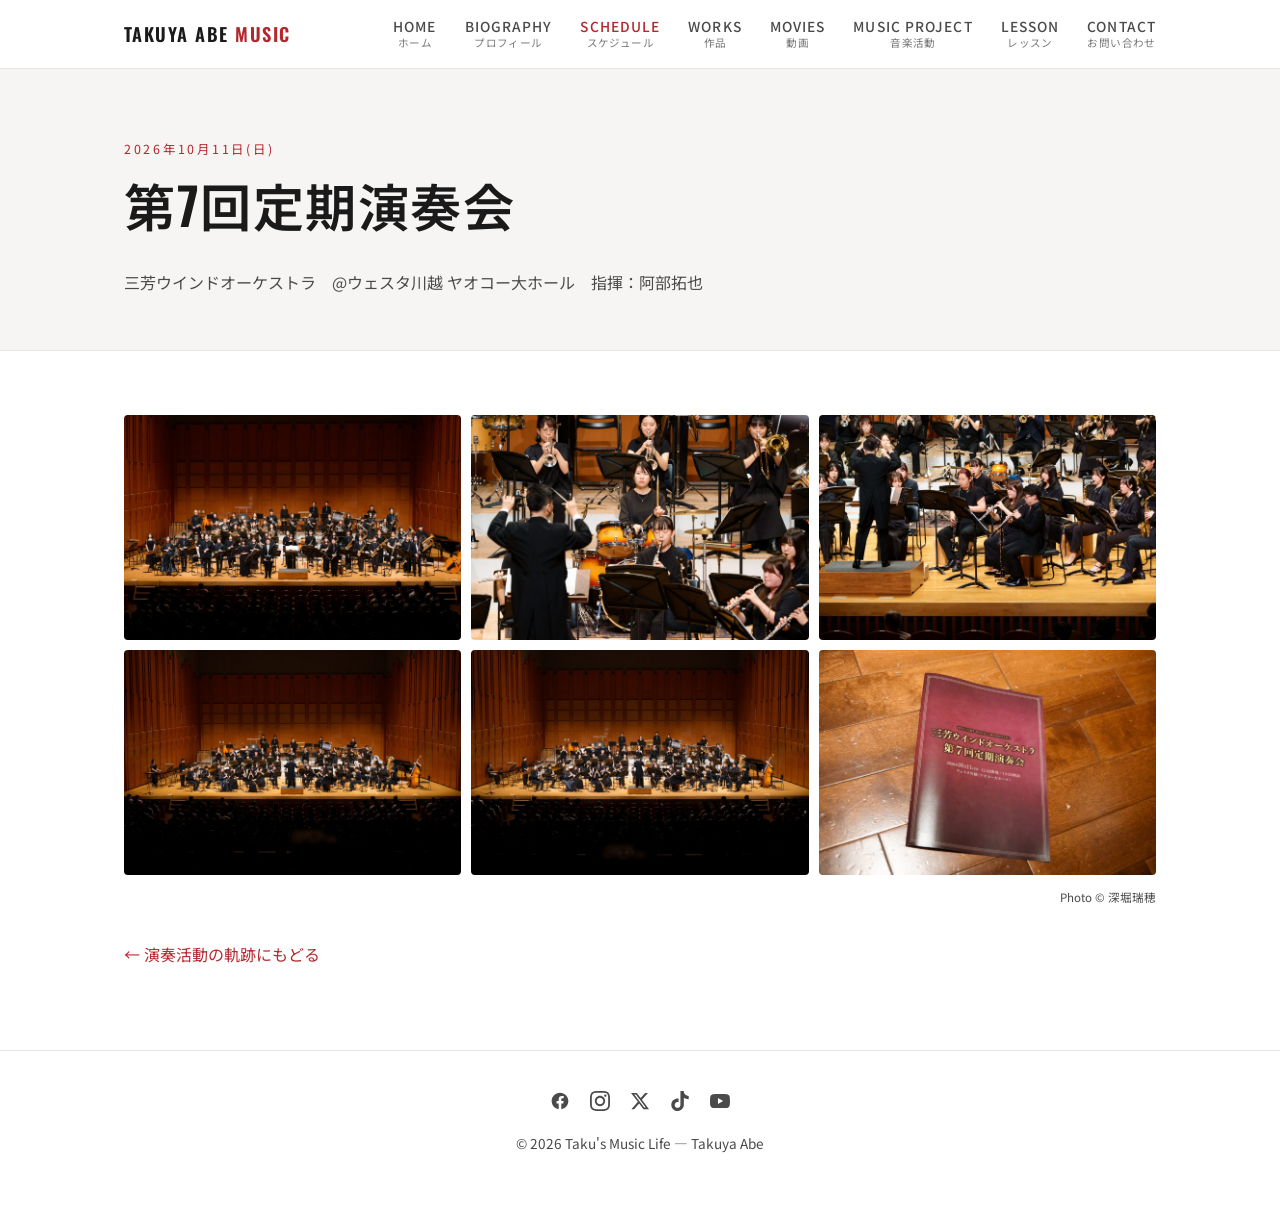
<file: photos-miyoshi7-20261011.html>
<!DOCTYPE html>
<html lang="ja">
<head>
<meta charset="UTF-8">
<meta name="viewport" content="width=device-width, initial-scale=1.0">
<title>三芳ウインドオーケストラ 第7回定期演奏会 | Taku's Music Life</title>
<link rel="preconnect" href="https://fonts.googleapis.com">
<link rel="preconnect" href="https://fonts.gstatic.com" crossorigin>
<link href="https://fonts.googleapis.com/css2?family=Noto+Sans+JP:wght@400;500;600;700&family=Oswald:wght@500;600&display=swap" rel="stylesheet">
<link rel="stylesheet" href="styles.css">
</head>
<body>

<header class="site-header">
  <div class="container">
    <a href="index.html" class="brand">TAKUYA ABE <span>MUSIC</span></a>
    <button class="nav-toggle" aria-label="メニュー"><span></span></button>
    <nav class="main-nav">
      <ul>
        <li><a href="index.html"><span class="en">HOME</span><span class="ja">ホーム</span></a></li>
        <li><a href="biography.html"><span class="en">BIOGRAPHY</span><span class="ja">プロフィール</span></a></li>
        <li><a href="schedule.html" class="active"><span class="en">SCHEDULE</span><span class="ja">スケジュール</span></a></li>
        <li><a href="works.html"><span class="en">WORKS</span><span class="ja">作品</span></a></li>
        <li><a href="movies.html"><span class="en">MOVIES</span><span class="ja">動画</span></a></li>
        <li><a href="music.html"><span class="en">MUSIC PROJECT</span><span class="ja">音楽活動</span></a></li>
        <li><a href="lesson.html"><span class="en">LESSON</span><span class="ja">レッスン</span></a></li>
        <li><a href="contact.html"><span class="en">CONTACT</span><span class="ja">お問い合わせ</span></a></li>
      </ul>
    </nav>
  </div>
</header>

<div class="page-hero">
  <div class="container">
    <span class="eyebrow">2026年10月11日(日)</span>
    <h1>第7回定期演奏会</h1>
    <p class="lead">三芳ウインドオーケストラ　@ウェスタ川越 ヤオコー大ホール　指揮：阿部拓也</p>
  </div>
</div>

<section>
  <div class="container">
    <div class="photo-gallery">
      <a href="images/miyoshi7-20261011-1.jpg" target="_blank" rel="noopener"><img src="images/miyoshi7-20261011-1.jpg" alt="第7回定期演奏会 開演前のステージ" loading="lazy"></a>
      <a href="images/miyoshi7-20261011-2.jpg" target="_blank" rel="noopener"><img src="images/miyoshi7-20261011-2.jpg" alt="第7回定期演奏会 指揮する阿部拓也" loading="lazy"></a>
      <a href="images/miyoshi7-20261011-3.jpg" target="_blank" rel="noopener"><img src="images/miyoshi7-20261011-3.jpg" alt="第7回定期演奏会 演奏の様子" loading="lazy"></a>
      <a href="images/miyoshi7-20261011-4.jpg" target="_blank" rel="noopener"><img src="images/miyoshi7-20261011-4.jpg" alt="第7回定期演奏会 終演後のステージ" loading="lazy"></a>
      <a href="images/miyoshi7-20261011-5.jpg" target="_blank" rel="noopener"><img src="images/miyoshi7-20261011-5.jpg" alt="第7回定期演奏会 ステージ全景" loading="lazy"></a>
      <a href="images/miyoshi7-20261011-6.jpg" target="_blank" rel="noopener"><img src="images/miyoshi7-20261011-6.jpg" alt="第7回定期演奏会 プログラム" loading="lazy"></a>
    </div>
    <p class="archive-credit" style="margin-top:12px;">Photo © 深堀瑞穂</p>
    <p style="margin-top:32px;"><a href="schedule-archive.html">← 演奏活動の軌跡にもどる</a></p>
  </div>
</section>

<footer class="site-footer">
  <div class="container">
    <div class="social-links">
      <a href="https://www.facebook.com/takudrum" target="_blank" rel="noopener" aria-label="Facebook"><svg viewBox="0 0 24 24"><path d="M22 12c0-5.523-4.477-10-10-10S2 6.477 2 12c0 4.991 3.657 9.128 8.438 9.878v-6.987h-2.54V12h2.54V9.797c0-2.506 1.492-3.89 3.777-3.89 1.094 0 2.238.195 2.238.195v2.46h-1.26c-1.243 0-1.63.771-1.63 1.562V12h2.773l-.443 2.89h-2.33v6.988C18.343 21.128 22 16.991 22 12z"/></svg></a>
      <a href="https://www.instagram.com/takuya_drum/" target="_blank" rel="noopener" aria-label="Instagram"><svg viewBox="0 0 24 24"><path d="M12 2.163c3.204 0 3.584.012 4.85.07 3.252.148 4.771 1.691 4.919 4.919.058 1.265.069 1.645.069 4.849 0 3.205-.012 3.584-.069 4.849-.149 3.225-1.664 4.771-4.919 4.919-1.266.058-1.644.07-4.85.07-3.204 0-3.584-.012-4.849-.07-3.26-.149-4.771-1.699-4.919-4.92-.058-1.265-.07-1.644-.07-4.849 0-3.204.013-3.583.07-4.849.149-3.227 1.664-4.771 4.919-4.919 1.266-.057 1.645-.069 4.849-.069zm0-2.163c-3.259 0-3.667.014-4.947.072-4.358.2-6.78 2.618-6.98 6.98-.059 1.281-.073 1.689-.073 4.948 0 3.259.014 3.668.072 4.948.2 4.358 2.618 6.78 6.98 6.98 1.281.058 1.689.072 4.948.072 3.259 0 3.668-.014 4.948-.072 4.354-.2 6.782-2.618 6.979-6.98.059-1.28.073-1.689.073-4.948 0-3.259-.014-3.667-.072-4.947-.196-4.354-2.617-6.78-6.979-6.98-1.281-.059-1.69-.073-4.949-.073zm0 5.838c-3.403 0-6.162 2.759-6.162 6.162s2.759 6.163 6.162 6.163 6.162-2.759 6.162-6.163c0-3.403-2.759-6.162-6.162-6.162zm0 10.162c-2.209 0-4-1.79-4-4 0-2.209 1.791-4 4-4s4 1.791 4 4c0 2.21-1.791 4-4 4zm6.406-11.845c-.796 0-1.441.645-1.441 1.44s.645 1.44 1.441 1.44c.795 0 1.439-.645 1.439-1.44s-.644-1.44-1.439-1.44z"/></svg></a>
      <a href="https://x.com/takuabe" target="_blank" rel="noopener" aria-label="X"><svg viewBox="0 0 24 24"><path d="M18.244 2.25h3.308l-7.227 8.26 8.502 11.24H16.17l-5.214-6.817L4.99 21.75H1.68l7.73-8.835L1.254 2.25H8.08l4.713 6.231zm-1.161 17.52h1.833L7.084 4.126H5.117z"/></svg></a>
      <a href="https://www.tiktok.com/@groovetakuya" target="_blank" rel="noopener" aria-label="TikTok"><svg viewBox="0 0 24 24"><path d="M12.53.02C13.84 0 15.14.01 16.44 0c.08 1.53.63 3.09 1.75 4.17 1.12 1.11 2.7 1.62 4.24 1.79v4.03c-1.44-.05-2.89-.35-4.2-.97-.57-.26-1.1-.59-1.62-.93-.01 2.92.01 5.84-.02 8.75-.08 1.4-.54 2.79-1.35 3.94-1.31 1.92-3.58 3.17-5.91 3.21-1.43.08-2.86-.31-4.08-1.03-2.02-1.19-3.44-3.37-3.65-5.71-.02-.5-.03-1-.01-1.49.18-1.9 1.12-3.72 2.58-4.96 1.66-1.44 3.98-2.13 6.15-1.72.02 1.48-.04 2.96-.04 4.44-.99-.32-2.15-.23-3.02.37-.63.41-1.11 1.04-1.36 1.75-.21.51-.15 1.07-.14 1.61.24 1.64 1.82 3.02 3.5 2.87 1.12-.01 2.19-.66 2.77-1.61.19-.33.4-.67.41-1.06.1-1.79.06-3.57.07-5.36.01-4.03-.01-8.05.02-12.07z"/></svg></a>
      <a href="https://www.youtube.com/channel/UCaAoge0_k50thU6CdG_tezA" target="_blank" rel="noopener" aria-label="YouTube"><svg viewBox="0 0 24 24"><path d="M23.498 6.186a3.016 3.016 0 0 0-2.122-2.136C19.505 3.545 12 3.545 12 3.545s-7.505 0-9.377.505A3.017 3.017 0 0 0 .502 6.186C0 8.07 0 12 0 12s0 3.93.502 5.814a3.016 3.016 0 0 0 2.122 2.136c1.871.505 9.376.505 9.376.505s7.505 0 9.377-.505a3.015 3.015 0 0 0 2.122-2.136C24 15.93 24 12 24 12s0-3.93-.502-5.814zM9.545 15.568V8.432L15.818 12l-6.273 3.568z"/></svg></a>
    </div>
    <p>&copy; 2026 Taku's Music Life — Takuya Abe</p>
  </div>
</footer>

<script src="script.js"></script>
</body>
</html>
</file>
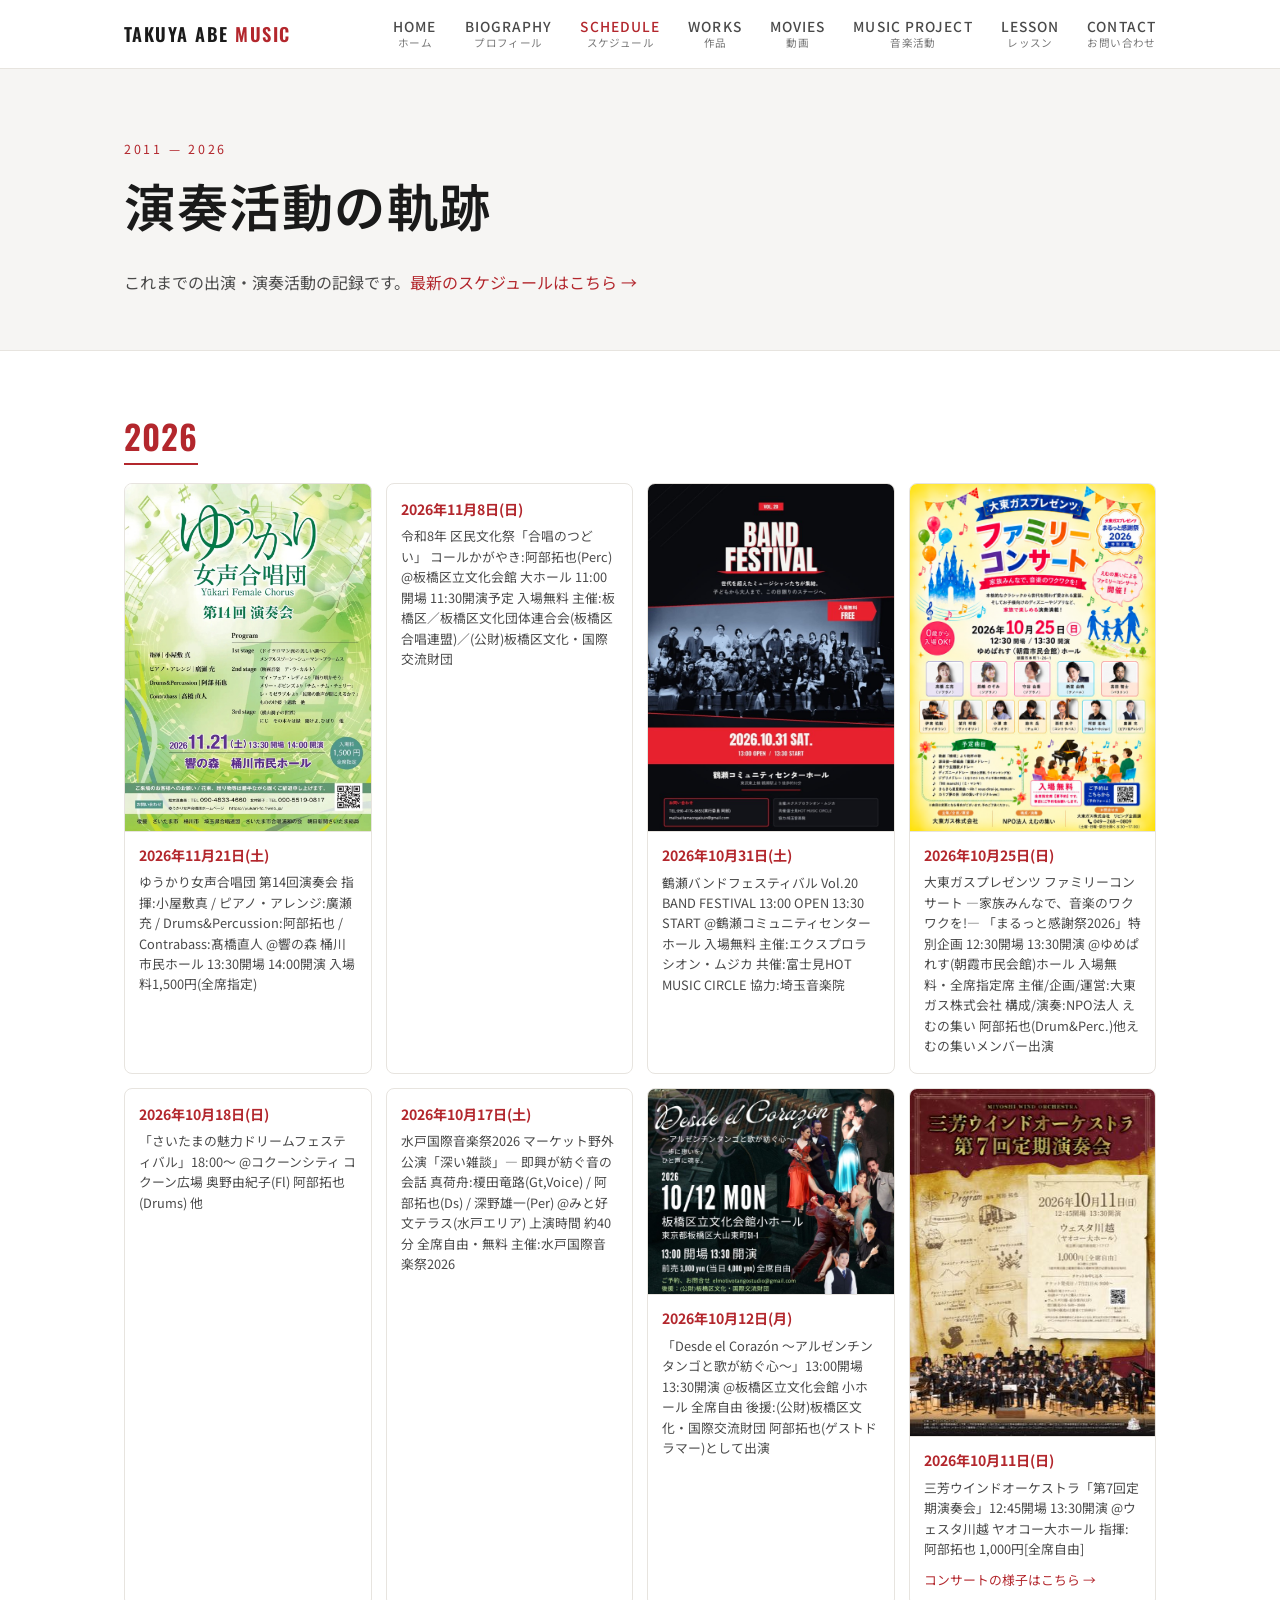
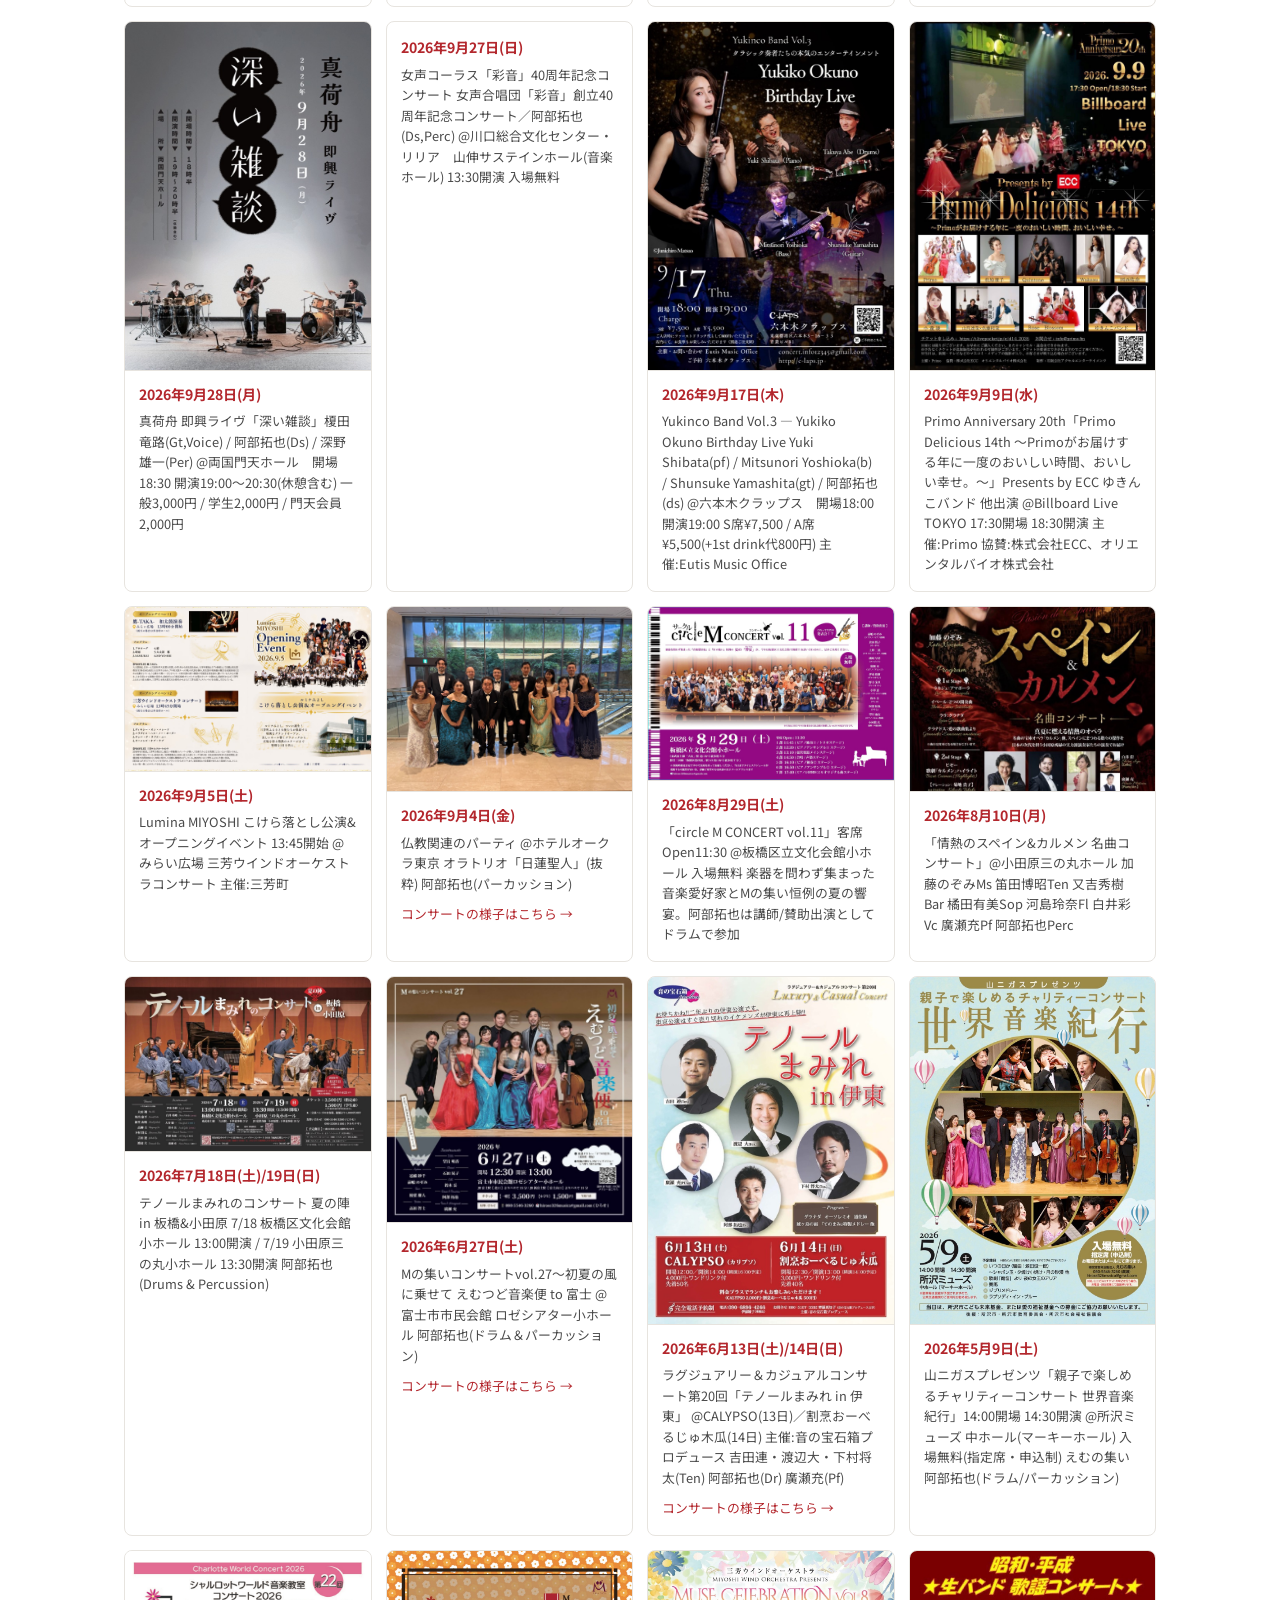
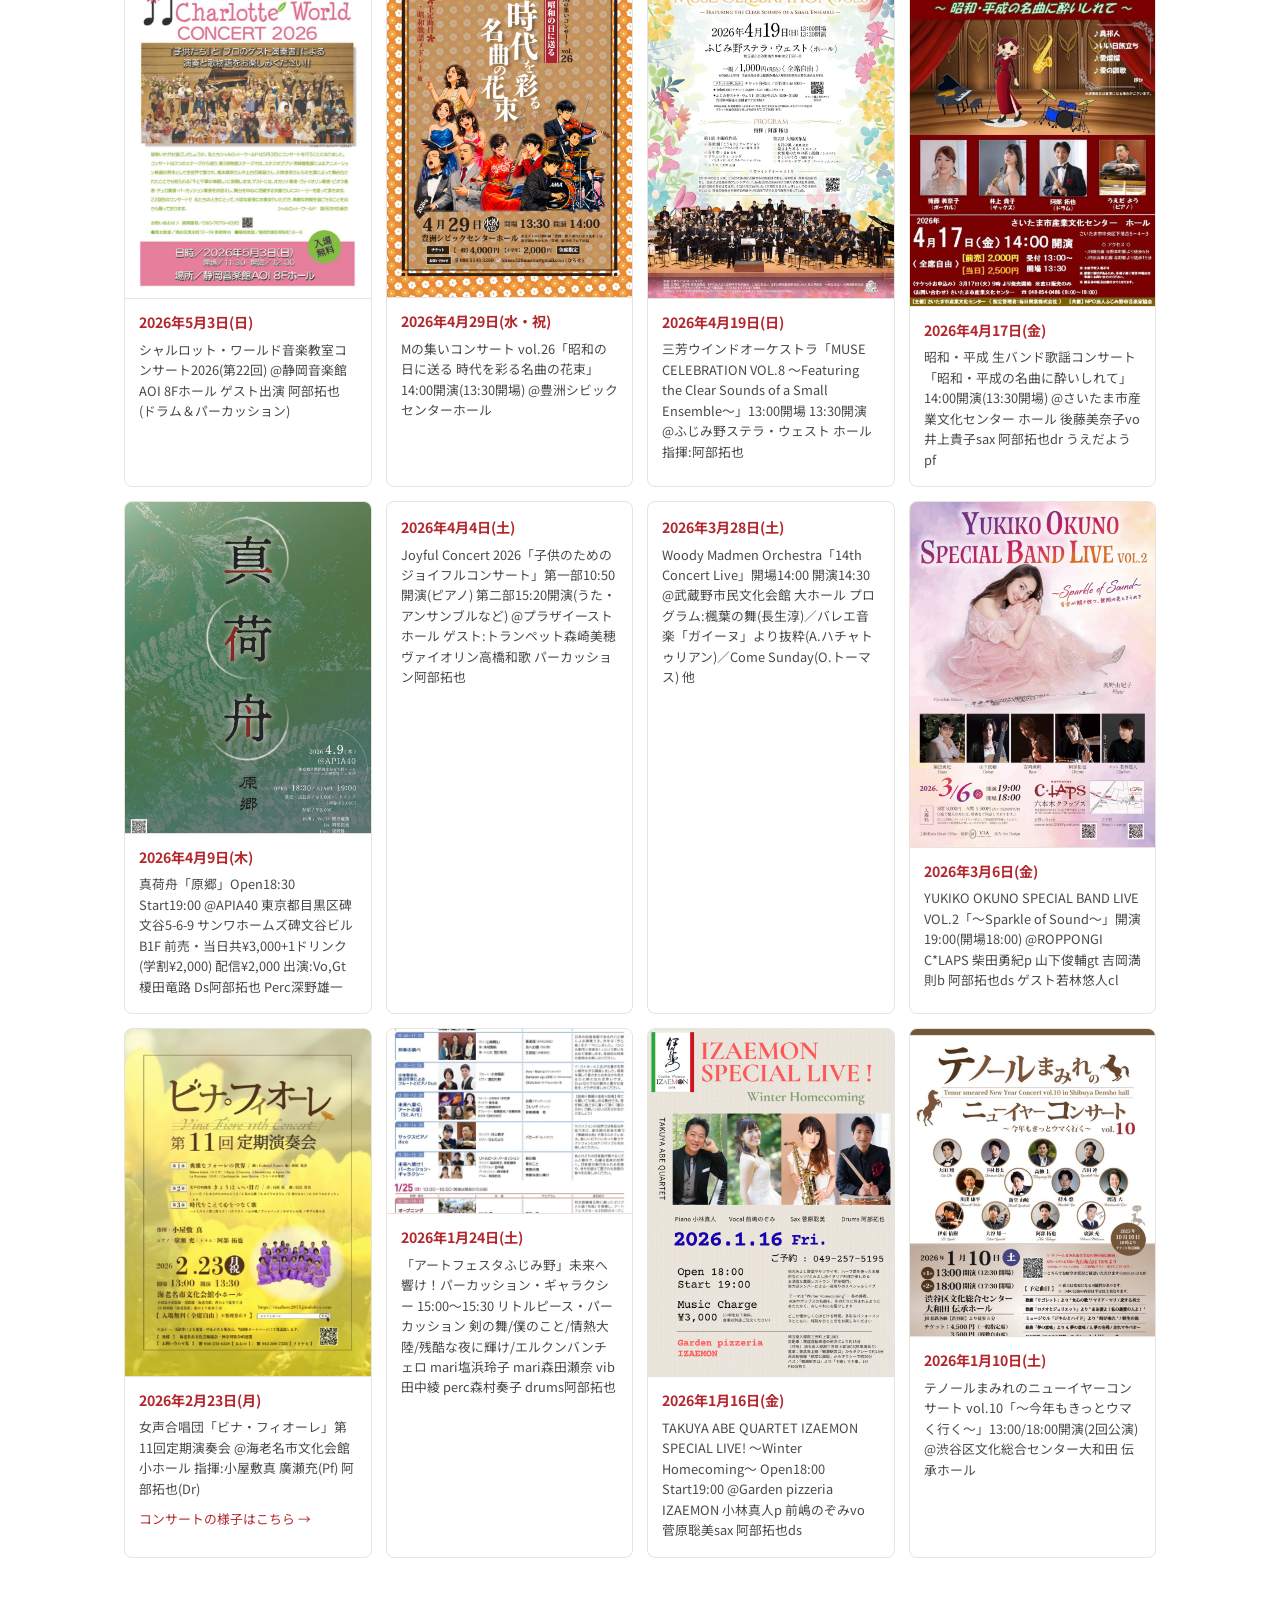
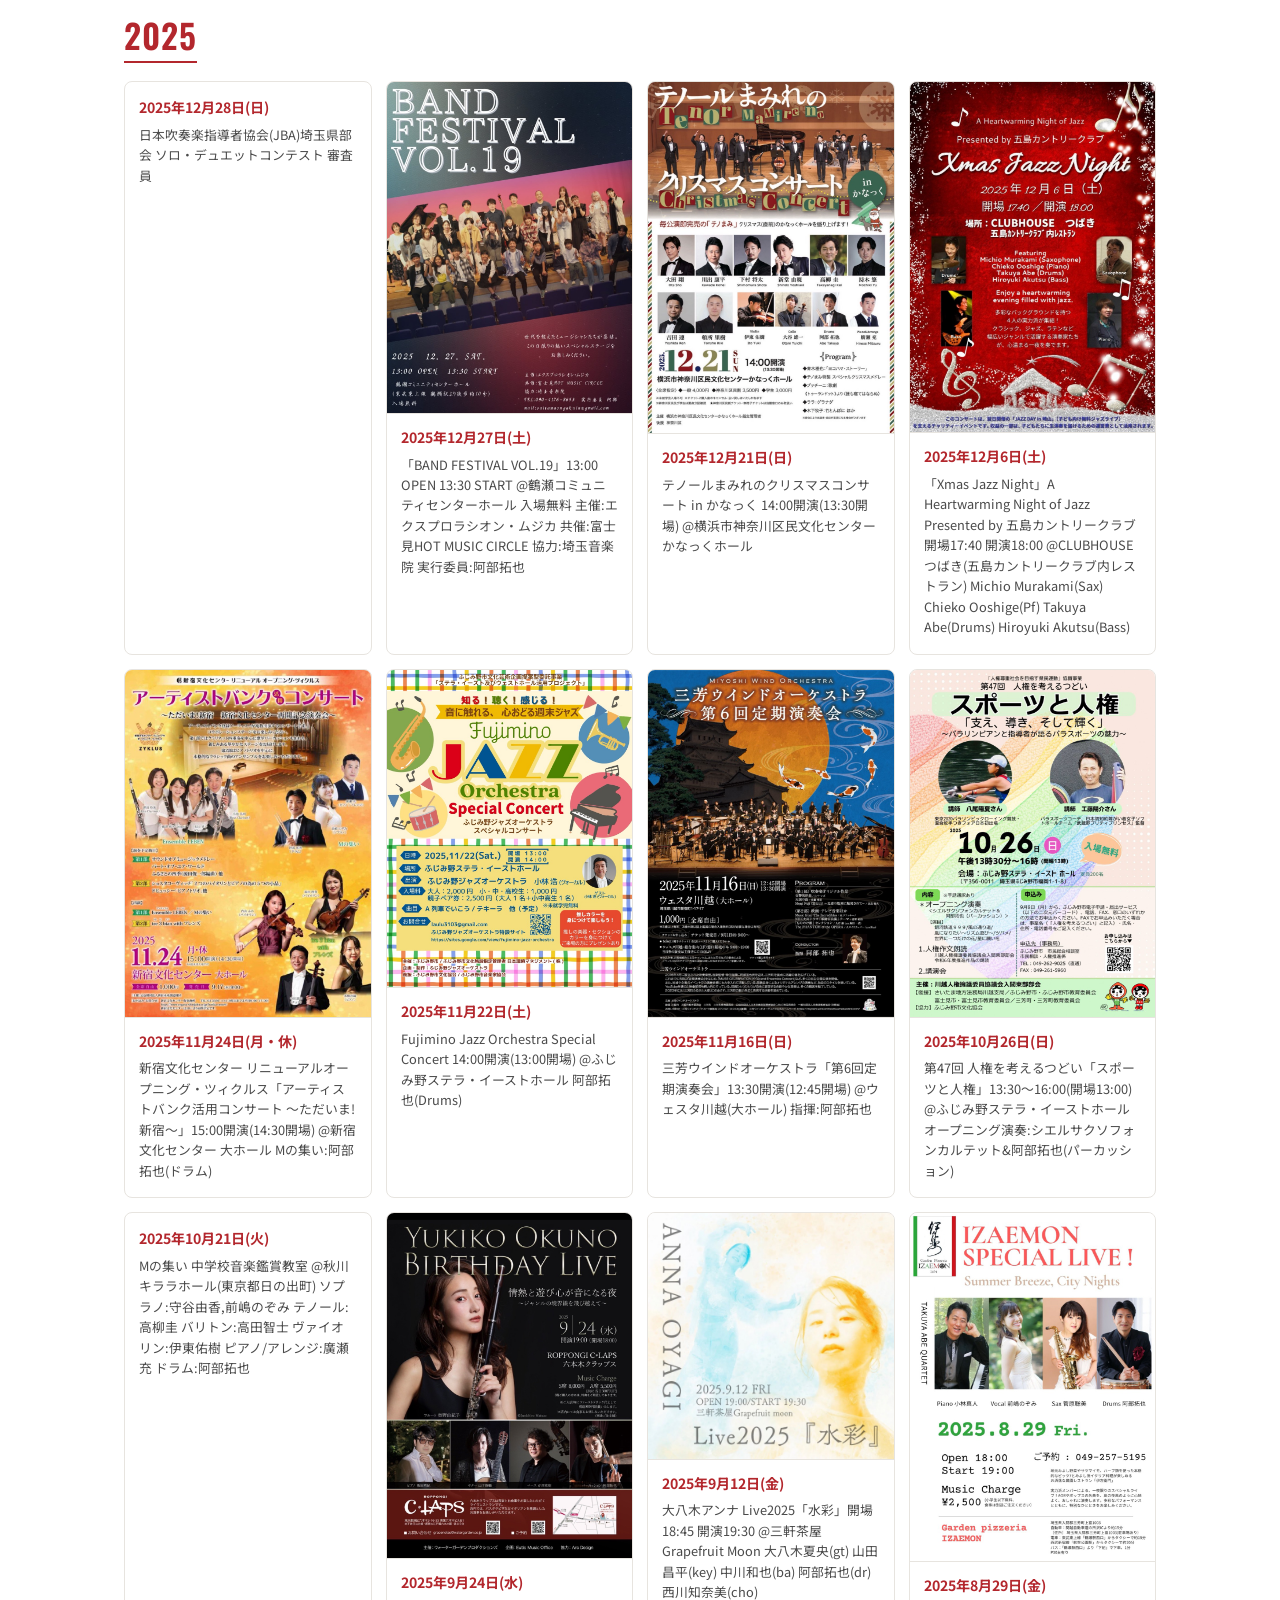
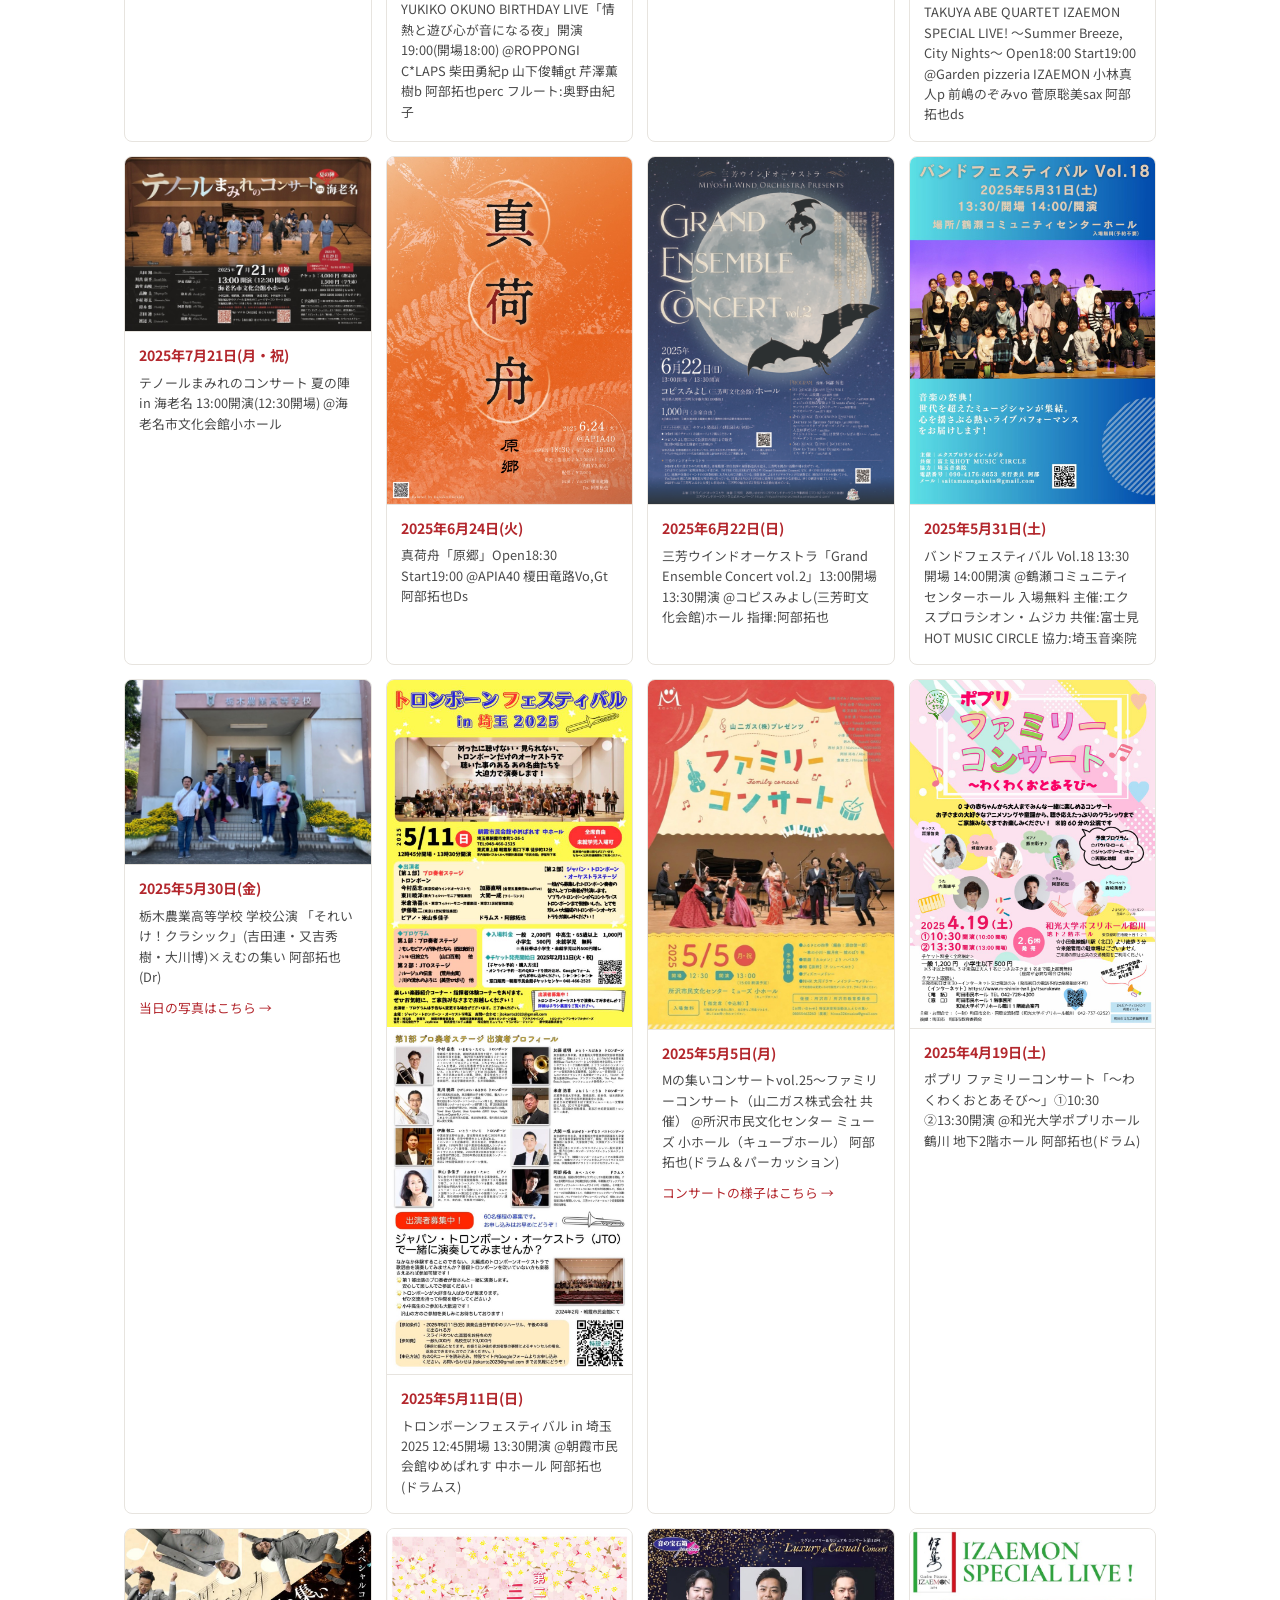
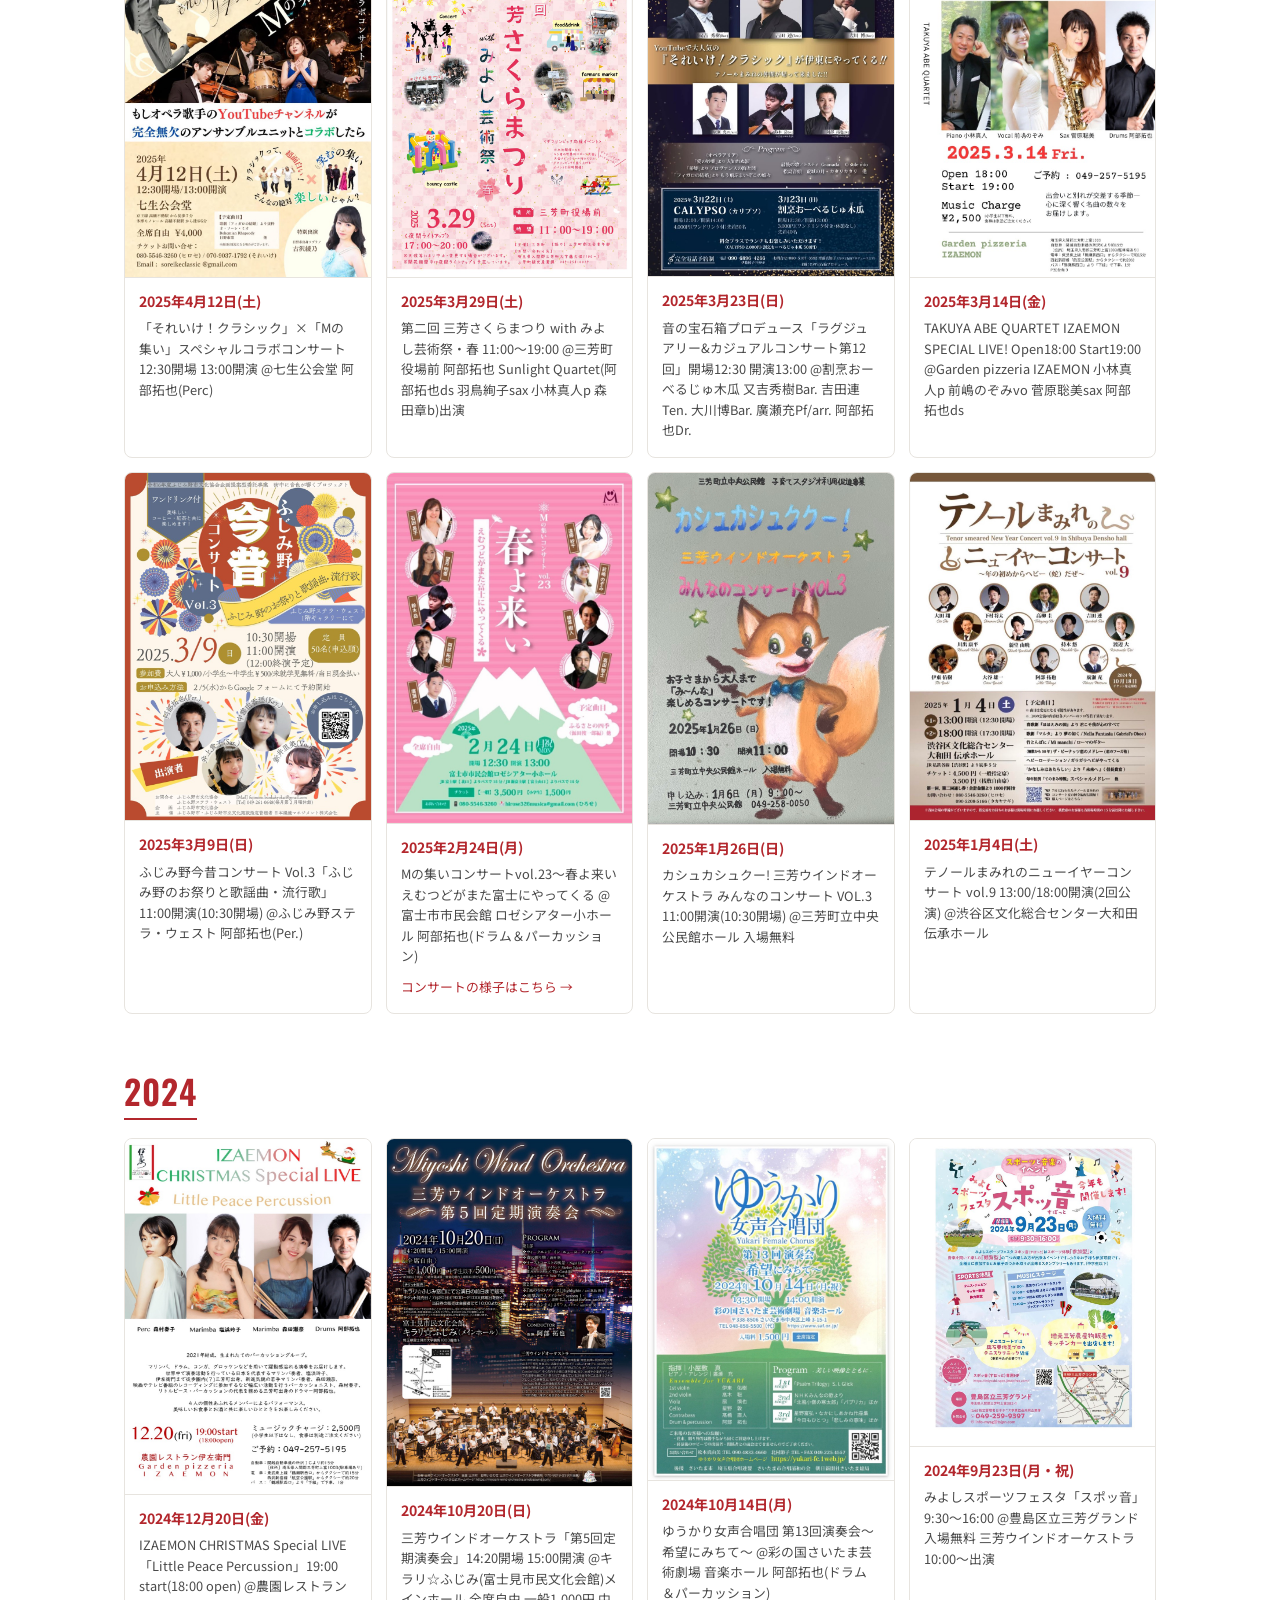
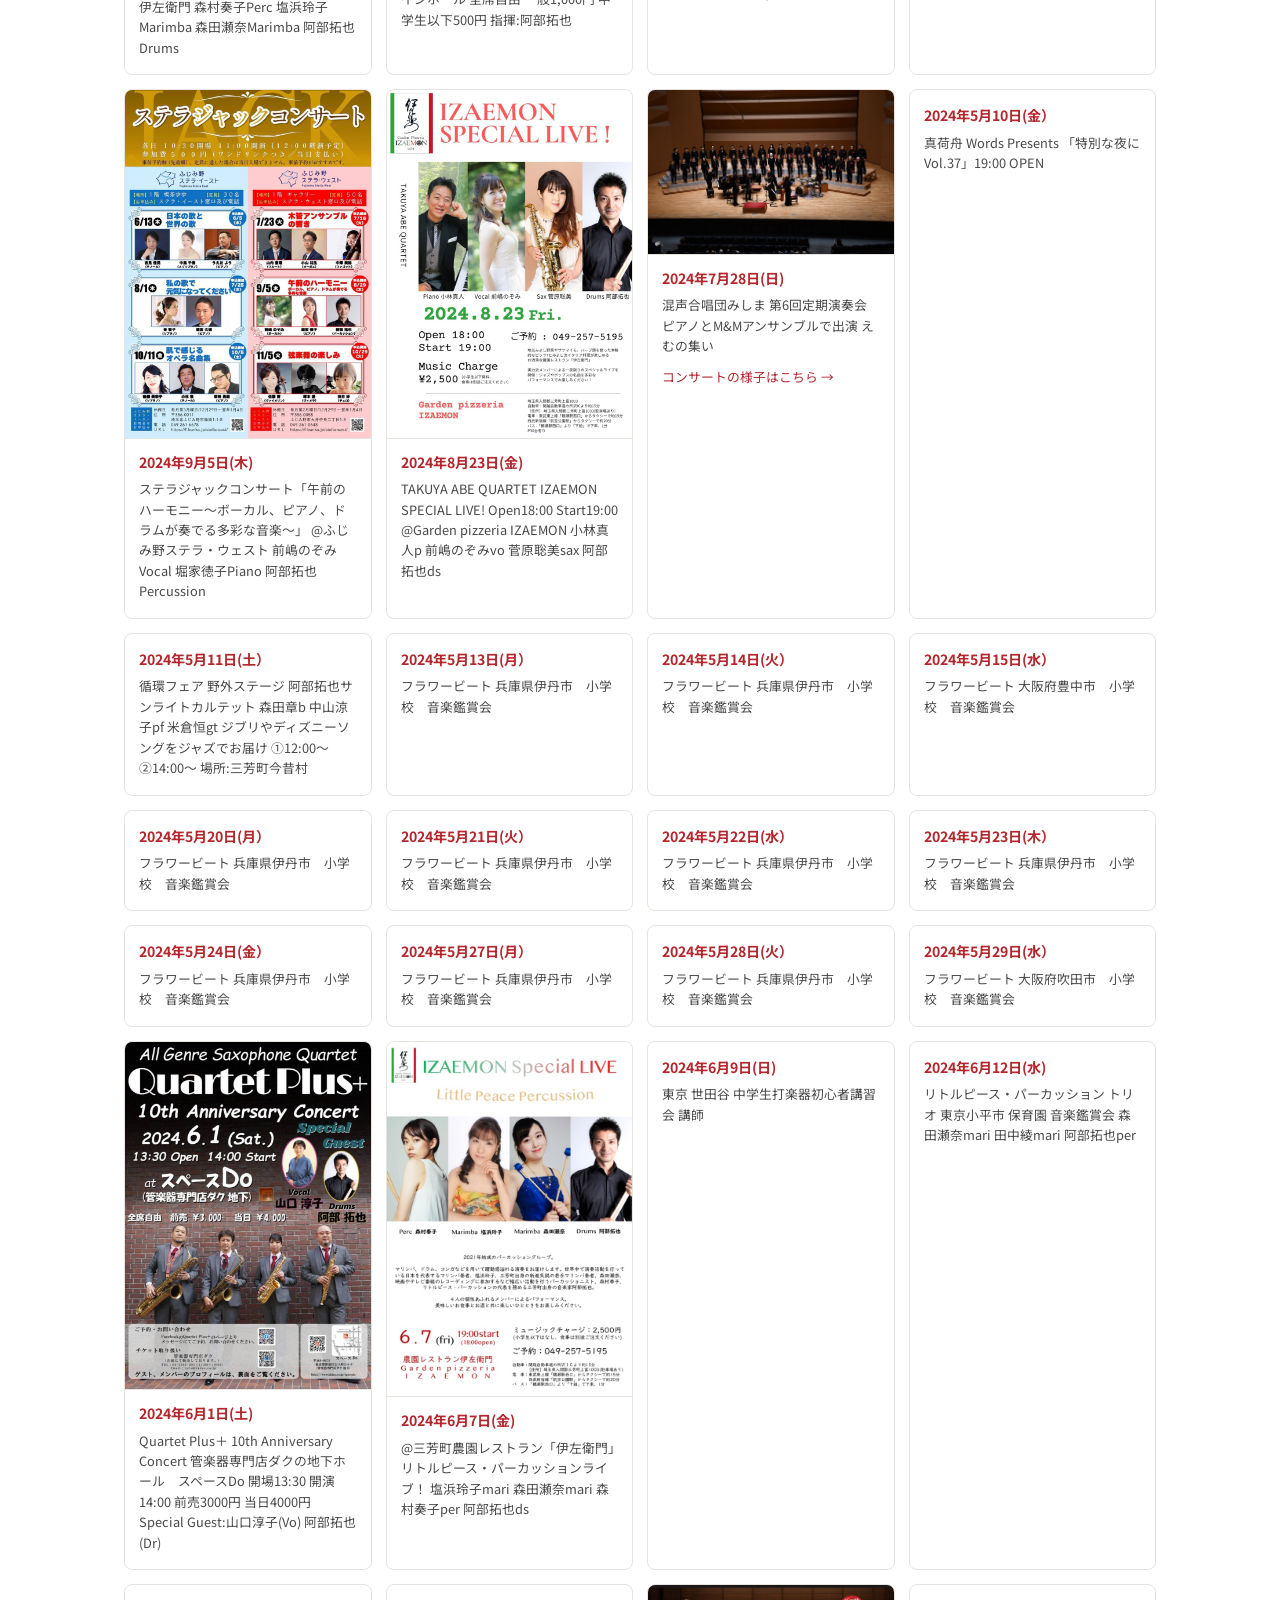
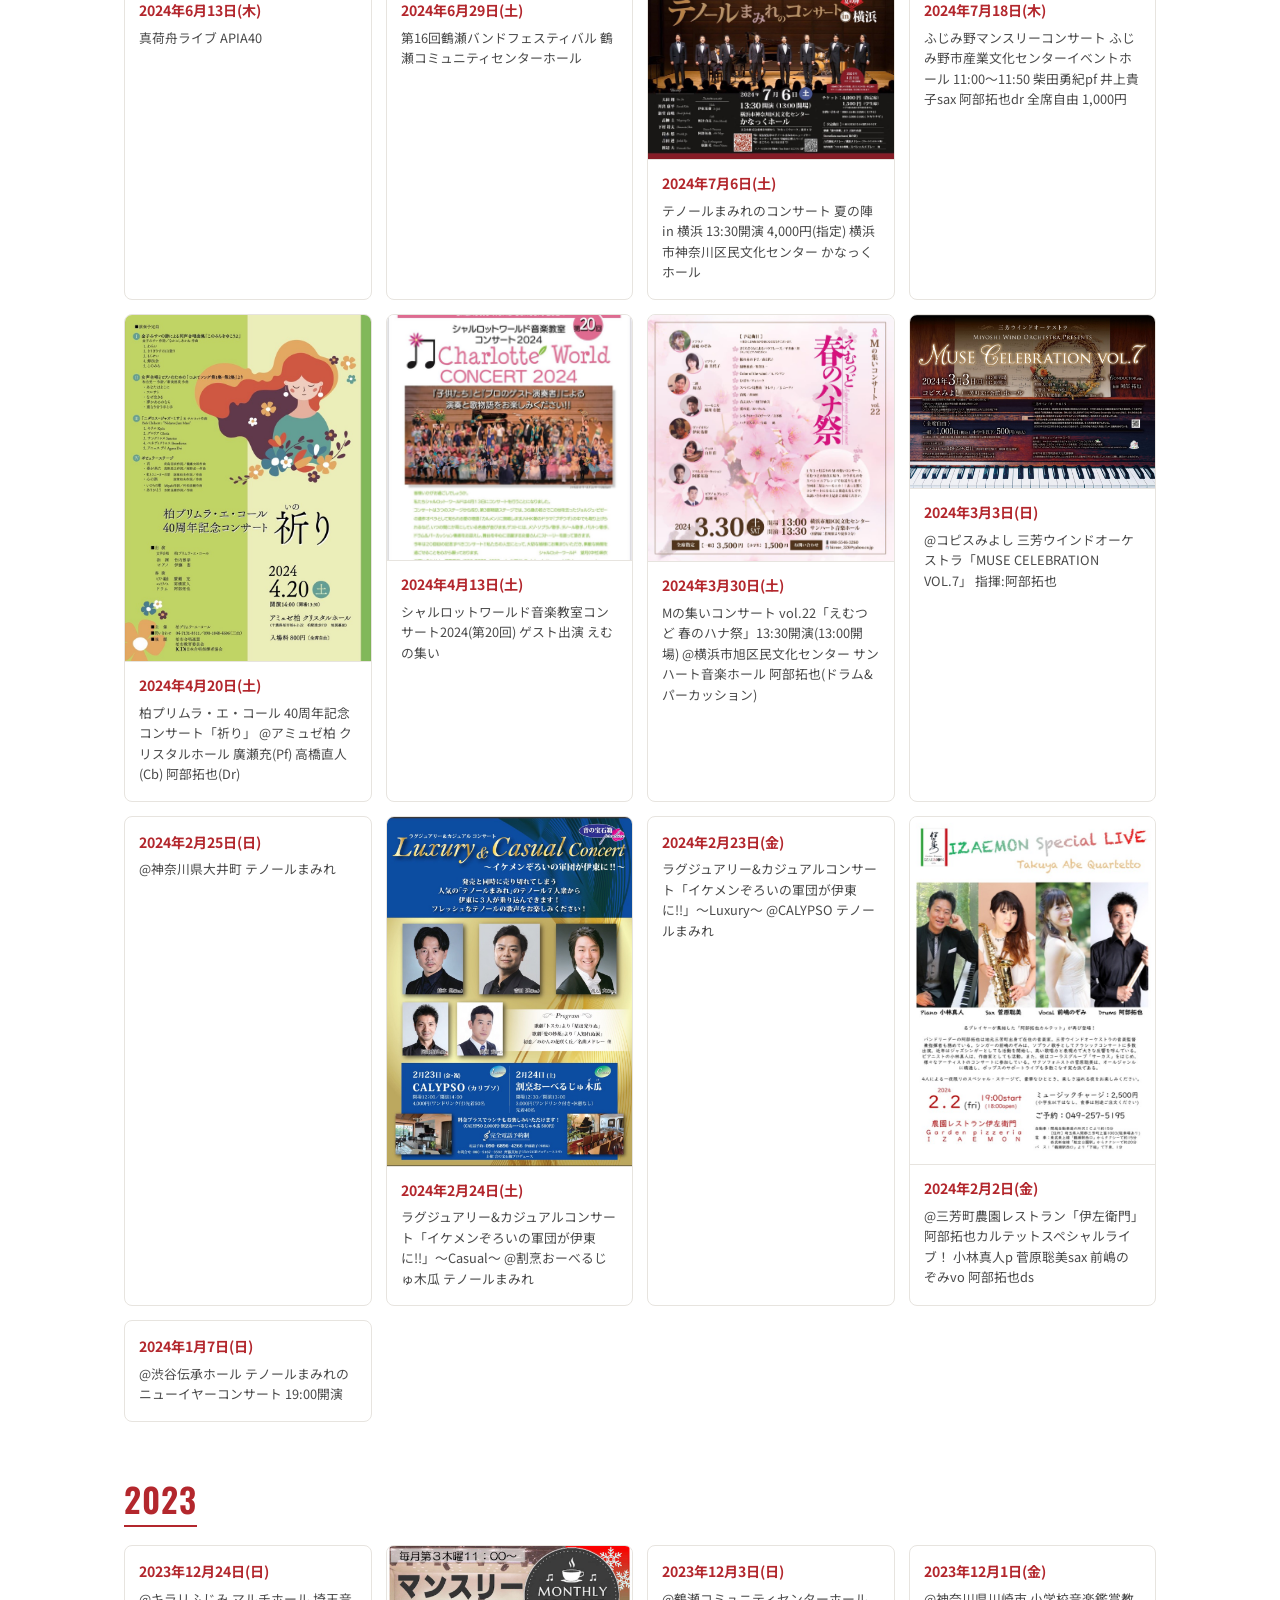
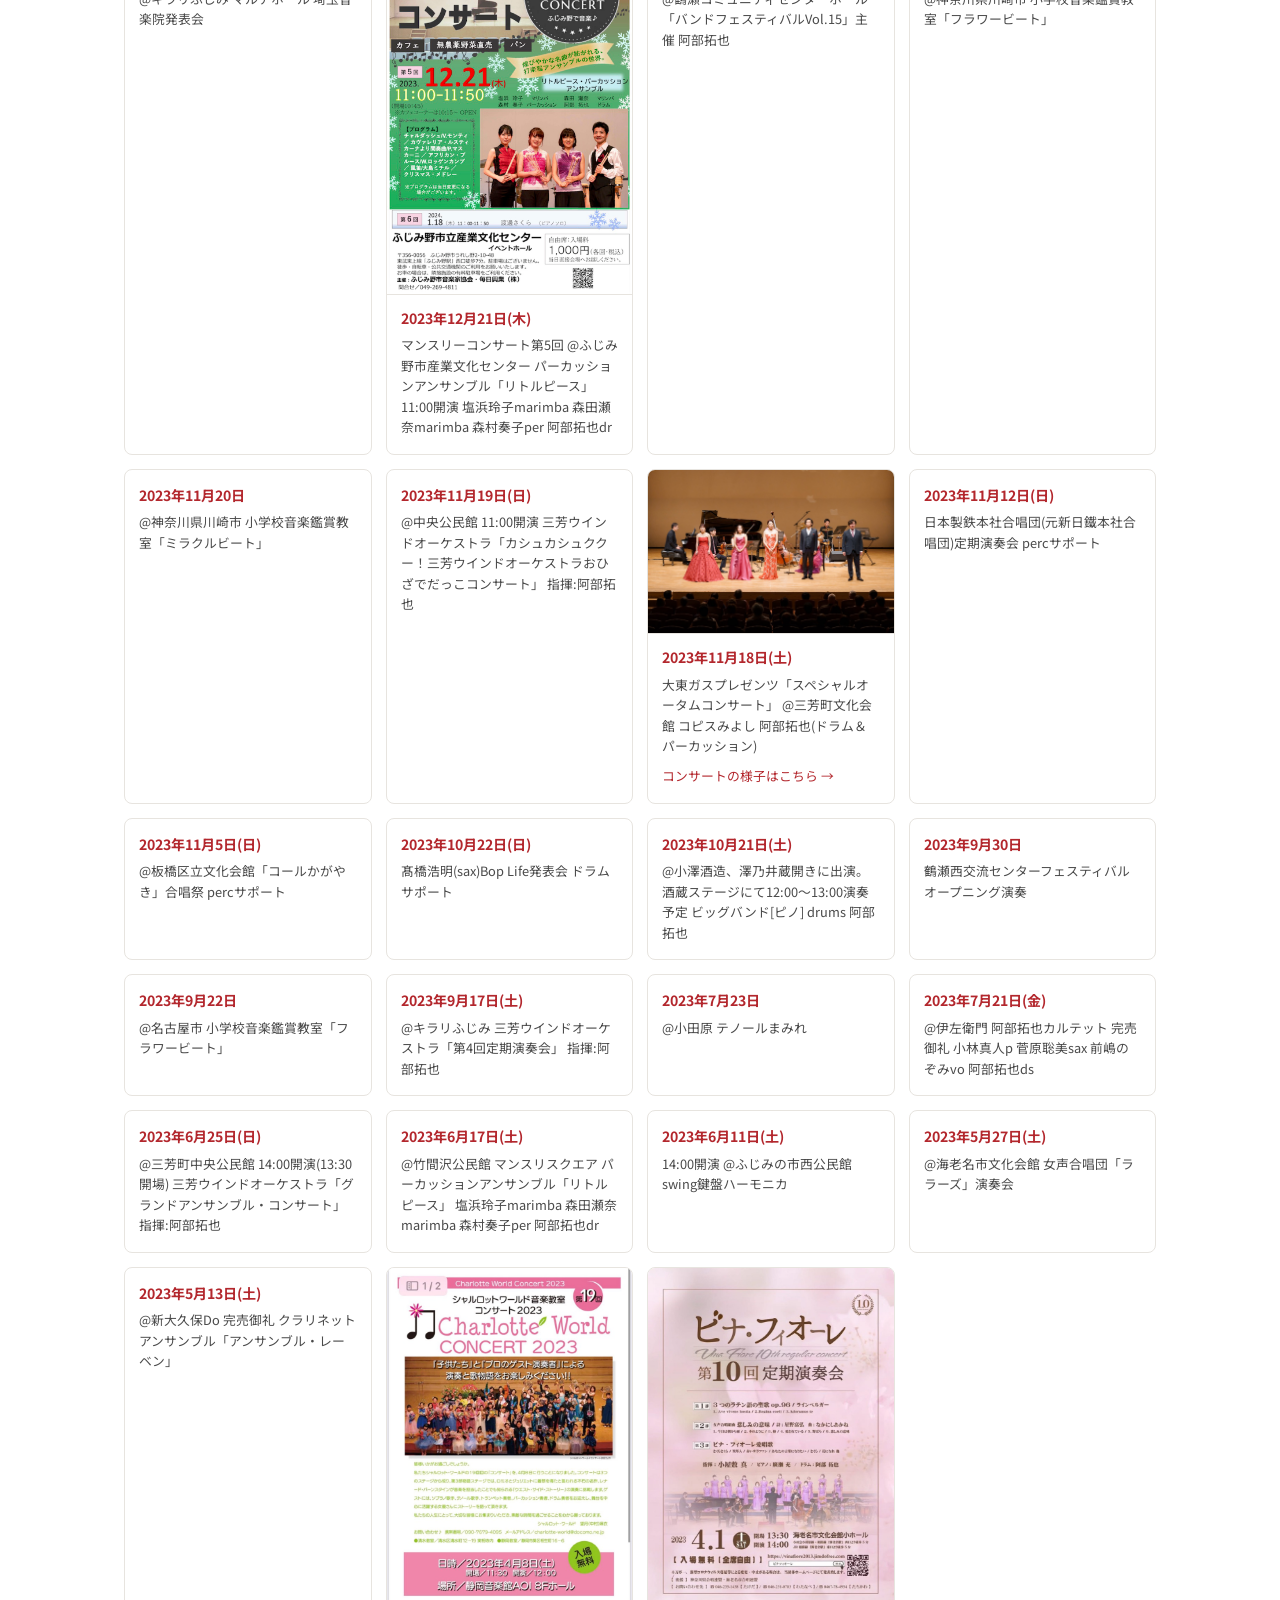
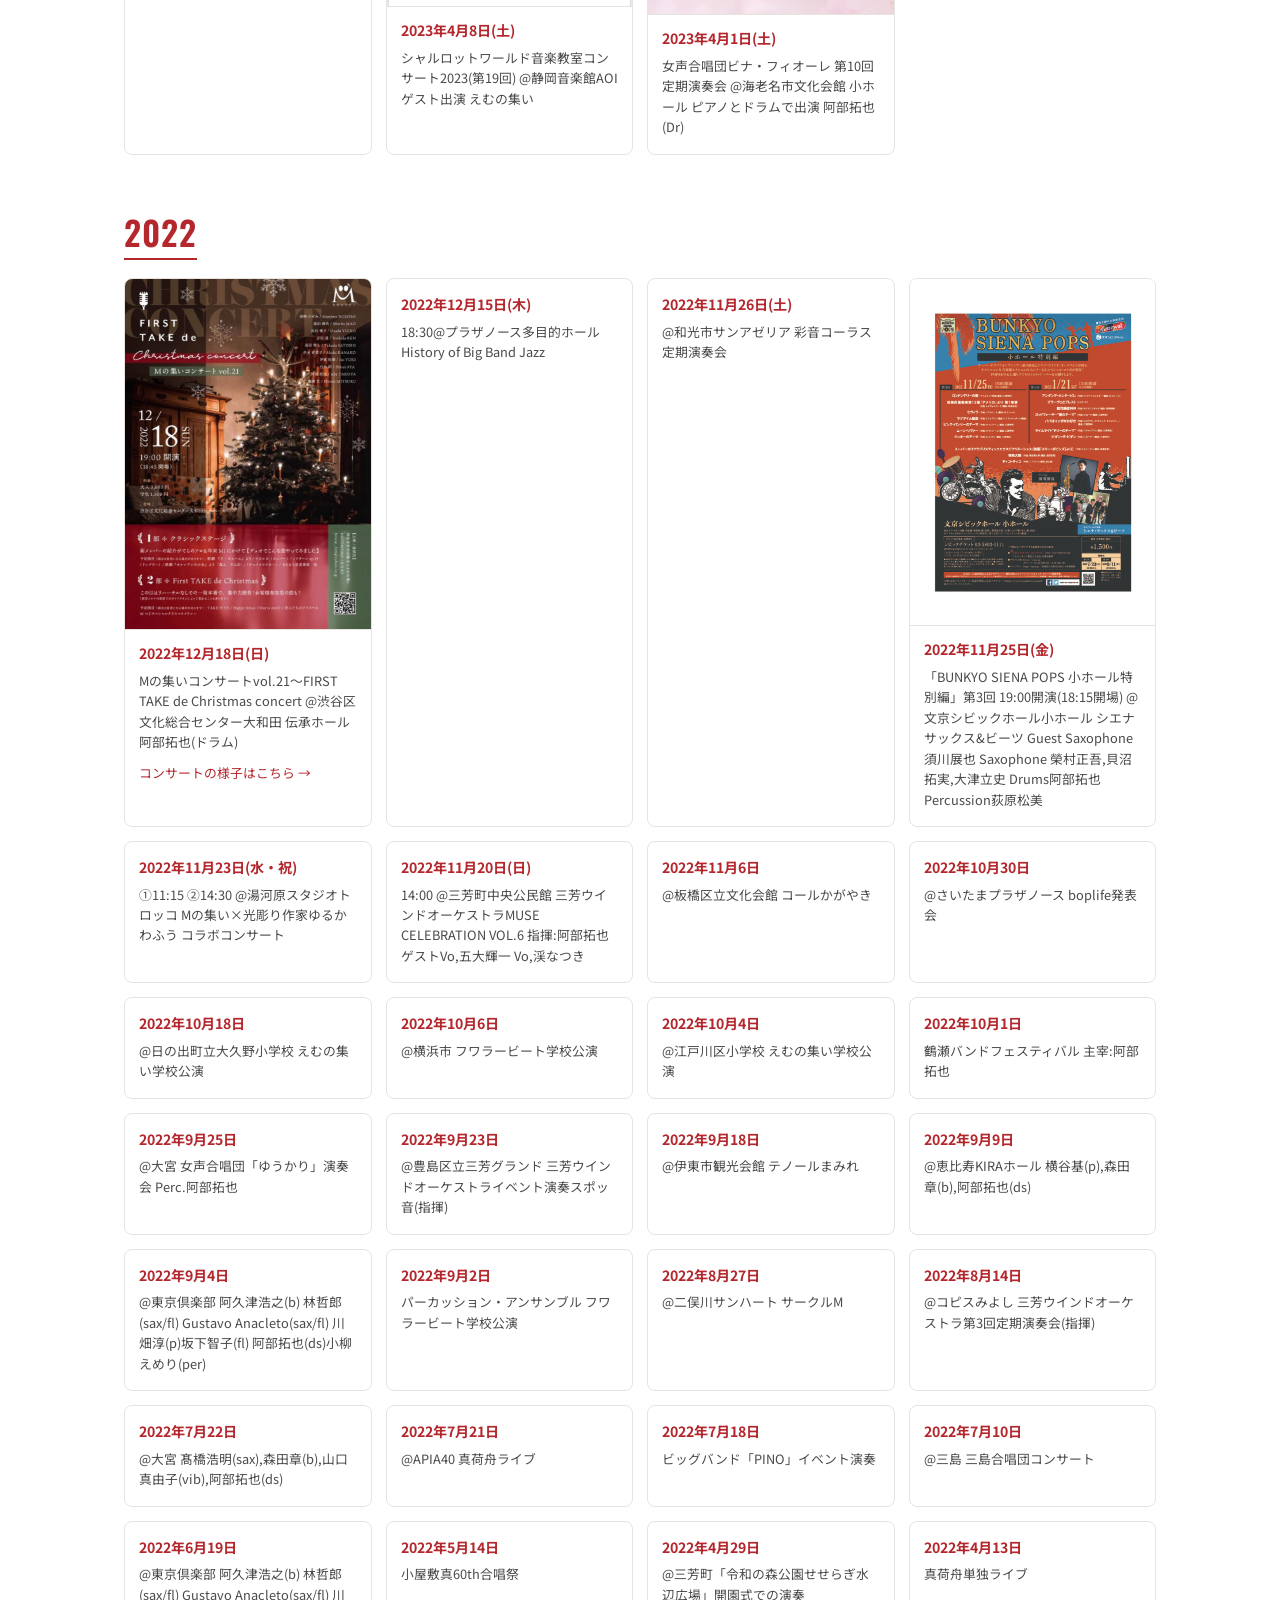
<file: schedule-archive.html>
<!DOCTYPE html>
<html lang="ja">
<head>
<meta charset="UTF-8">
<meta name="viewport" content="width=device-width, initial-scale=1.0">
<title>演奏活動の軌跡 | Taku's Music Life</title>
<link rel="preconnect" href="https://fonts.googleapis.com">
<link rel="preconnect" href="https://fonts.gstatic.com" crossorigin>
<link href="https://fonts.googleapis.com/css2?family=Noto+Sans+JP:wght@400;500;600;700&family=Oswald:wght@500;600&display=swap" rel="stylesheet">
<link rel="stylesheet" href="styles.css">
</head>
<body>

<header class="site-header">
  <div class="container">
    <a href="index.html" class="brand">TAKUYA ABE <span>MUSIC</span></a>
    <button class="nav-toggle" aria-label="メニュー"><span></span></button>
    <nav class="main-nav">
      <ul>
        <li><a href="index.html"><span class="en">HOME</span><span class="ja">ホーム</span></a></li>
        <li><a href="biography.html"><span class="en">BIOGRAPHY</span><span class="ja">プロフィール</span></a></li>
        <li><a href="schedule.html" class="active"><span class="en">SCHEDULE</span><span class="ja">スケジュール</span></a></li>
        <li><a href="works.html"><span class="en">WORKS</span><span class="ja">作品</span></a></li>
        <li><a href="movies.html"><span class="en">MOVIES</span><span class="ja">動画</span></a></li>
        <li><a href="music.html"><span class="en">MUSIC PROJECT</span><span class="ja">音楽活動</span></a></li>
        <li><a href="lesson.html"><span class="en">LESSON</span><span class="ja">レッスン</span></a></li>
        <li><a href="contact.html"><span class="en">CONTACT</span><span class="ja">お問い合わせ</span></a></li>
      </ul>
    </nav>
  </div>
</header>

<div class="page-hero">
  <div class="container">
    <span class="eyebrow">2011 — 2026</span>
    <h1>演奏活動の軌跡</h1>
    <p class="lead">これまでの出演・演奏活動の記録です。<a href="schedule.html">最新のスケジュールはこちら →</a></p>
  </div>
</div>

<section>
  <div class="container">
<div class="archive-year">
  <h2>2026</h2>
  <div class="archive-item"><span class="d">2026年11月21日(土)</span>ゆうかり女声合唱団 第14回演奏会 指揮:小屋敷真 / ピアノ・アレンジ:廣瀬充 / Drums&amp;Percussion:阿部拓也 / Contrabass:髙橋直人 @響の森 桶川市民ホール 13:30開場 14:00開演 入場料1,500円(全席指定)
    <img class="archive-flyer" src="images/flyer-yukari-14th-20261121.jpg" alt="ゆうかり女声合唱団 第14回演奏会 フライヤー">
  </div>
  <div class="archive-item"><span class="d">2026年11月8日(日)</span>令和8年 区民文化祭「合唱のつどい」 コールかがやき:阿部拓也(Perc) @板橋区立文化会館 大ホール 11:00開場 11:30開演予定 入場無料 主催:板橋区／板橋区文化団体連合会(板橋区合唱連盟)／(公財)板橋区文化・国際交流財団</div>
  <div class="archive-item"><span class="d">2026年10月31日(土)</span>鶴瀬バンドフェスティバル Vol.20 BAND FESTIVAL 13:00 OPEN 13:30 START @鶴瀬コミュニティセンターホール 入場無料 主催:エクスプロラシオン・ムジカ 共催:富士見HOT MUSIC CIRCLE 協力:埼玉音楽院
    <img class="archive-flyer" src="images/flyer-tsurse-bandfes.jpg" alt="鶴瀬バンドフェスティバル Vol.20 フライヤー">
  </div>
  <div class="archive-item"><span class="d">2026年10月25日(日)</span>大東ガスプレゼンツ ファミリーコンサート ―家族みんなで、音楽のワクワクを!― 「まるっと感謝祭2026」特別企画 12:30開場 13:30開演 @ゆめぱれす(朝霞市民会館)ホール 入場無料・全席指定席 主催/企画/運営:大東ガス株式会社 構成/演奏:NPO法人 えむの集い 阿部拓也(Drum&amp;Perc.)他えむの集いメンバー出演
    <img class="archive-flyer" src="images/flyer-daito-gas-family-concert.png" alt="大東ガスプレゼンツ ファミリーコンサート フライヤー">
  </div>
  <div class="archive-item"><span class="d">2026年10月18日(日)</span>「さいたまの魅力ドリームフェスティバル」18:00〜 @コクーンシティ コクーン広場 奥野由紀子(Fl) 阿部拓也(Drums) 他</div>
  <div class="archive-item"><span class="d">2026年10月17日(土)</span>水戸国際音楽祭2026 マーケット野外公演「深い雑談」― 即興が紡ぐ音の会話 真荷舟:榎田竜路(Gt,Voice) / 阿部拓也(Ds) / 深野雄一(Per) @みと好文テラス(水戸エリア) 上演時間 約40分 全席自由・無料 主催:水戸国際音楽祭2026</div>
  <div class="archive-item"><span class="d">2026年10月12日(月)</span>「Desde el Corazón 〜アルゼンチンタンゴと歌が紡ぐ心〜」13:00開場 13:30開演 @板橋区立文化会館 小ホール 全席自由 後援:(公財)板橋区文化・国際交流財団 阿部拓也(ゲストドラマー)として出演
    <img class="archive-flyer" src="images/flyer-desde-el-corazon-20261012.jpg" alt="Desde el Corazón フライヤー">
  </div>
  <div class="archive-item"><span class="d">2026年10月11日(日)</span>三芳ウインドオーケストラ「第7回定期演奏会」12:45開場 13:30開演 @ウェスタ川越 ヤオコー大ホール 指揮:阿部拓也 1,000円[全席自由]
    <img class="archive-flyer" src="images/flyer-miyoshi-wind.jpg" alt="三芳ウインドオーケストラ第7回定期演奏会 フライヤー">
    <a class="archive-more" href="photos-miyoshi7-20261011.html">コンサートの様子はこちら →</a>
  </div>
  <div class="archive-item"><span class="d">2026年9月28日(月)</span>真荷舟 即興ライヴ「深い雑談」榎田竜路(Gt,Voice) / 阿部拓也(Ds) / 深野雄一(Per) @両国門天ホール　開場18:30 開演19:00〜20:30(休憩含む) 一般3,000円 / 学生2,000円 / 門天会員2,000円
    <img class="archive-flyer" src="images/flyer-manifune-deep-talk.jpg" alt="真荷舟 深い雑談 フライヤー">
  </div>
  <div class="archive-item"><span class="d">2026年9月27日(日)</span>女声コーラス「彩音」40周年記念コンサート 女声合唱団「彩音」創立40周年記念コンサート／阿部拓也(Ds,Perc) @川口総合文化センター・リリア　山伸サステインホール(音楽ホール) 13:30開演 入場無料</div>
  <div class="archive-item"><span class="d">2026年9月17日(木)</span>Yukinco Band Vol.3 ― Yukiko Okuno Birthday Live Yuki Shibata(pf) / Mitsunori Yoshioka(b) / Shunsuke Yamashita(gt) / 阿部拓也(ds) @六本木クラップス　開場18:00 開演19:00 S席¥7,500 / A席¥5,500(+1st drink代800円) 主催:Eutis Music Office
    <img class="archive-flyer" src="images/flyer-yukinco-band-vol3-20260917.jpg" alt="Yukinco Band Vol.3 フライヤー">
  </div>
  <div class="archive-item"><span class="d">2026年9月9日(水)</span>Primo Anniversary 20th「Primo Delicious 14th 〜Primoがお届けする年に一度のおいしい時間、おいしい幸せ。〜」Presents by ECC ゆきんこバンド 他出演 @Billboard Live TOKYO 17:30開場 18:30開演 主催:Primo 協賛:株式会社ECC、オリエンタルバイオ株式会社<img class="archive-flyer" src="images/flyer-primo-delicious-14th.jpg" alt="Primo Delicious 14th フライヤー"></div>
  <div class="archive-item"><span class="d">2026年9月5日(土)</span>Lumina MIYOSHI こけら落とし公演&オープニングイベント 13:45開始 @みらい広場 三芳ウインドオーケストラコンサート 主催:三芳町
    <img class="archive-flyer" src="images/flyer-lumina-miyoshi-20260905.jpg" alt="Lumina MIYOSHI こけら落とし公演&オープニングイベント フライヤー">
  </div>
  <div class="archive-item"><span class="d">2026年9月4日(金)</span>仏教関連のパーティ @ホテルオークラ東京 オラトリオ「日蓮聖人」(抜粋) 阿部拓也(パーカッション)
    <img class="archive-flyer" src="images/mt-20260904.jpg" alt="2026年9月4日 公演">
    <a class="archive-more" href="https://m-tsudoi.com/requests/hotel-okura-2026/" target="_blank" rel="noopener">コンサートの様子はこちら →</a>
  </div>
  <div class="archive-item"><span class="d">2026年8月29日(土)</span>「circle M CONCERT vol.11」客席Open11:30 @板橋区立文化会館小ホール 入場無料 楽器を問わず集まった音楽愛好家とMの集い恒例の夏の響宴。阿部拓也は講師/賛助出演としてドラムで参加
    <img class="archive-flyer" src="images/flyer-circlem-vol11-20260829.jpg" alt="circle M CONCERT vol.11 フライヤー">
  </div>
  <div class="archive-item"><span class="d">2026年8月10日(月)</span>「情熱のスペイン&カルメン 名曲コンサート」@小田原三の丸ホール 加藤のぞみMs 笛田博昭Ten 又吉秀樹Bar 橘田有美Sop 河島玲奈Fl 白井彩Vc 廣瀬充Pf 阿部拓也Perc
    <img class="archive-flyer" src="images/flyer-spain-carmen-20260810.jpg" alt="情熱のスペイン&カルメン 名曲コンサート フライヤー">
  </div>
  <div class="archive-item"><span class="d">2026年7月18日(土)/19日(日)</span>テノールまみれのコンサート 夏の陣 in 板橋&小田原 7/18 板橋区文化会館小ホール 13:00開演 / 7/19 小田原三の丸小ホール 13:30開演 阿部拓也(Drums &amp; Percussion)
    <img class="archive-flyer" src="images/flyer-tenor-natsunojin-itabashi-odawara-20260718.jpg" alt="テノールまみれのコンサート 夏の陣 in 板橋&小田原 フライヤー">
  </div>
  <div class="archive-item"><span class="d">2026年6月27日(土)</span>Mの集いコンサートvol.27〜初夏の風に乗せて えむつど音楽便 to 富士 @富士市市民会館 ロゼシアター小ホール 阿部拓也(ドラム＆パーカッション)
    <img class="archive-flyer" src="images/mt-20260627.jpg" alt="2026年6月27日 公演">
    <a class="archive-more" href="https://m-tsudoi.com/concerts/vol27-2026-fuji/" target="_blank" rel="noopener">コンサートの様子はこちら →</a>
  </div>
  <div class="archive-item"><span class="d">2026年6月13日(土)/14日(日)</span>ラグジュアリー＆カジュアルコンサート第20回「テノールまみれ in 伊東」 @CALYPSO(13日)／割烹おーべるじゅ木瓜(14日) 主催:音の宝石箱プロデュース 吉田連・渡辺大・下村将太(Ten) 阿部拓也(Dr) 廣瀬充(Pf)
    <img class="archive-flyer" src="images/mt-20260613.jpg" alt="2026年6月13日 公演">
    <a class="archive-more" href="https://m-tsudoi.com/requests/ito-tenor-mamire-2026/" target="_blank" rel="noopener">コンサートの様子はこちら →</a>
  </div>
  <div class="archive-item"><span class="d">2026年5月9日(土)</span>山ニガスプレゼンツ「親子で楽しめるチャリティーコンサート 世界音楽紀行」14:00開場 14:30開演 @所沢ミューズ 中ホール(マーキーホール) 入場無料(指定席・申込制) えむの集い 阿部拓也(ドラム/パーカッション)
    <img class="archive-flyer" src="images/flyer-sekaiongakukiko-20260509.jpg" alt="世界音楽紀行 フライヤー">
  </div>
  <div class="archive-item"><span class="d">2026年5月3日(日)</span>シャルロット・ワールド音楽教室コンサート2026(第22回) @静岡音楽館AOI 8Fホール ゲスト出演 阿部拓也(ドラム＆パーカッション)
    <img class="archive-flyer" src="images/mt-20260503.jpg" alt="2026年5月3日 公演">
  </div>
  <div class="archive-item"><span class="d">2026年4月29日(水・祝)</span>Mの集いコンサート vol.26「昭和の日に送る 時代を彩る名曲の花束」14:00開演(13:30開場) @豊洲シビックセンターホール
    <img class="archive-flyer" src="images/flyer-mtsudoi26-20260429.jpg" alt="Mの集いコンサート vol.26 フライヤー">
  </div>
  <div class="archive-item"><span class="d">2026年4月19日(日)</span>三芳ウインドオーケストラ「MUSE CELEBRATION VOL.8 〜Featuring the Clear Sounds of a Small Ensemble〜」13:00開場 13:30開演 @ふじみ野ステラ・ウェスト ホール 指揮:阿部拓也
    <img class="archive-flyer" src="images/flyer-muse8-20260419.jpg" alt="MUSE CELEBRATION VOL.8 フライヤー">
  </div>
  <div class="archive-item"><span class="d">2026年4月17日(金)</span>昭和・平成 生バンド歌謡コンサート「昭和・平成の名曲に酔いしれて」14:00開演(13:30開場) @さいたま市産業文化センター ホール 後藤美奈子vo 井上貴子sax 阿部拓也dr うえだようpf
    <img class="archive-flyer" src="images/flyer-showa-heisei-kayo-20260417.jpg" alt="昭和・平成生バンド歌謡コンサート フライヤー">
  </div>
  <div class="archive-item"><span class="d">2026年4月9日(木)</span>真荷舟「原郷」Open18:30 Start19:00 @APIA40 東京都目黒区碑文谷5-6-9 サンワホームズ碑文谷ビルB1F 前売・当日共¥3,000+1ドリンク(学割¥2,000) 配信¥2,000 出演:Vo,Gt榎田竜路 Ds阿部拓也 Perc深野雄一
    <img class="archive-flyer" src="images/flyer-manifune-genkyo-20260409.jpg" alt="真荷舟「原郷」フライヤー">
  </div>
  <div class="archive-item"><span class="d">2026年4月4日(土)</span>Joyful Concert 2026「子供のためのジョイフルコンサート」第一部10:50開演(ピアノ) 第二部15:20開演(うた・アンサンブルなど) @プラザイーストホール ゲスト:トランペット森崎美穂 ヴァイオリン高橋和歌 パーカッション阿部拓也</div>
  <div class="archive-item"><span class="d">2026年3月28日(土)</span>Woody Madmen Orchestra「14th Concert Live」開場14:00 開演14:30 @武蔵野市民文化会館 大ホール プログラム:楓葉の舞(長生淳)／バレエ音楽「ガイーヌ」より抜粋(A.ハチャトゥリアン)／Come Sunday(O.トーマス) 他</div>
  <div class="archive-item"><span class="d">2026年3月6日(金)</span>YUKIKO OKUNO SPECIAL BAND LIVE VOL.2「〜Sparkle of Sound〜」開演19:00(開場18:00) @ROPPONGI C*LAPS 柴田勇紀p 山下俊輔gt 吉岡満則b 阿部拓也ds ゲスト若林悠人cl
    <img class="archive-flyer" src="images/flyer-okuno-band-vol2-20260306.jpg" alt="Yukiko Okuno Special Band Live Vol.2 フライヤー">
  </div>
  <div class="archive-item"><span class="d">2026年2月23日(月)</span>女声合唱団「ビナ・フィオーレ」第11回定期演奏会 @海老名市文化会館 小ホール 指揮:小屋敷真 廣瀬充(Pf) 阿部拓也(Dr)
    <img class="archive-flyer" src="images/mt-20260223.jpg" alt="2026年2月23日 公演">
    <a class="archive-more" href="https://m-tsudoi.com/requests/vina-fiore-11th-2026/" target="_blank" rel="noopener">コンサートの様子はこちら →</a>
  </div>
  <div class="archive-item"><span class="d">2026年1月24日(土)</span>「アートフェスタふじみ野」未来へ響け！パーカッション・ギャラクシー 15:00〜15:30 リトルピース・パーカッション 剣の舞/僕のこと/情熱大陸/残酷な夜に輝け/エルクンバンチェロ mari塩浜玲子 mari森田瀬奈 vib田中綾 perc森村奏子 drums阿部拓也
    <img class="archive-flyer" src="images/flyer-artfesta-fujimino-20260124.jpg" alt="アートフェスタふじみ野 プログラム">
  </div>
  <div class="archive-item"><span class="d">2026年1月16日(金)</span>TAKUYA ABE QUARTET IZAEMON SPECIAL LIVE! 〜Winter Homecoming〜 Open18:00 Start19:00 @Garden pizzeria IZAEMON 小林真人p 前嶋のぞみvo 菅原聡美sax 阿部拓也ds
    <img class="archive-flyer" src="images/flyer-quartet-izaemon-winterhomecoming-20260116.jpg" alt="TAKUYA ABE QUARTET Winter Homecoming フライヤー">
  </div>
  <div class="archive-item"><span class="d">2026年1月10日(土)</span>テノールまみれのニューイヤーコンサート vol.10「〜今年もきっとウマく行く〜」13:00/18:00開演(2回公演) @渋谷区文化総合センター大和田 伝承ホール
    <img class="archive-flyer" src="images/flyer-tenor-ny10-20260110.jpg" alt="テノールまみれのニューイヤーコンサート vol.10 フライヤー">
  </div>
</div>

<div class="archive-year">
  <h2>2025</h2>
  <div class="archive-item"><span class="d">2025年12月28日(日)</span>日本吹奏楽指導者協会(JBA)埼玉県部会 ソロ・デュエットコンテスト 審査員</div>
  <div class="archive-item"><span class="d">2025年12月27日(土)</span>「BAND FESTIVAL VOL.19」13:00 OPEN 13:30 START @鶴瀬コミュニティセンターホール 入場無料 主催:エクスプロラシオン・ムジカ 共催:富士見HOT MUSIC CIRCLE 協力:埼玉音楽院 実行委員:阿部拓也
    <img class="archive-flyer" src="images/flyer-tsuruse-bandfes19-20251227.jpg" alt="BAND FESTIVAL VOL.19 フライヤー">
  </div>
  <div class="archive-item"><span class="d">2025年12月21日(日)</span>テノールまみれのクリスマスコンサート in かなっく 14:00開演(13:30開場) @横浜市神奈川区民文化センター かなっくホール
    <img class="archive-flyer" src="images/flyer-tenor-xmas-kanakku-20251221.jpg" alt="テノールまみれのクリスマスコンサート in かなっく フライヤー">
  </div>
  <div class="archive-item"><span class="d">2025年12月6日(土)</span>「Xmas Jazz Night」A Heartwarming Night of Jazz Presented by 五島カントリークラブ 開場17:40 開演18:00 @CLUBHOUSE つばき(五島カントリークラブ内レストラン) Michio Murakami(Sax) Chieko Ooshige(Pf) Takuya Abe(Drums) Hiroyuki Akutsu(Bass)
    <img class="archive-flyer" src="images/flyer-xmas-jazz-night-20251206.jpg" alt="Xmas Jazz Night フライヤー">
  </div>
  <div class="archive-item"><span class="d">2025年11月24日(月・休)</span>新宿文化センター リニューアルオープニング・ツィクルス「アーティストバンク活用コンサート 〜ただいま!新宿〜」15:00開演(14:30開場) @新宿文化センター 大ホール Mの集い:阿部拓也(ドラム)
    <img class="archive-flyer" src="images/flyer-artistbank-shinjuku-20251124.jpg" alt="アーティストバンク活用コンサート フライヤー">
  </div>
  <div class="archive-item"><span class="d">2025年11月22日(土)</span>Fujimino Jazz Orchestra Special Concert 14:00開演(13:00開場) @ふじみ野ステラ・イーストホール 阿部拓也(Drums)
    <img class="archive-flyer" src="images/flyer-fujimino-jazz-20251122.jpg" alt="Fujimino Jazz Orchestra Special Concert フライヤー">
  </div>
  <div class="archive-item"><span class="d">2025年11月16日(日)</span>三芳ウインドオーケストラ「第6回定期演奏会」13:30開演(12:45開場) @ウェスタ川越(大ホール) 指揮:阿部拓也
    <img class="archive-flyer" src="images/flyer-miyoshi-6th-20251116.jpg" alt="三芳ウインドオーケストラ第6回定期演奏会 フライヤー">
  </div>
  <div class="archive-item"><span class="d">2025年10月26日(日)</span>第47回 人権を考えるつどい「スポーツと人権」13:30〜16:00(開場13:00) @ふじみ野ステラ・イーストホール オープニング演奏:シエルサクソフォンカルテット&阿部拓也(パーカッション)
    <img class="archive-flyer" src="images/flyer-jinken-sports-20251026.jpg" alt="第47回人権を考えるつどい フライヤー">
  </div>
  <div class="archive-item"><span class="d">2025年10月21日(火)</span>Mの集い 中学校音楽鑑賞教室 @秋川キララホール(東京都日の出町) ソプラノ:守谷由香,前嶋のぞみ テノール:高柳圭 バリトン:高田智士 ヴァイオリン:伊東佑樹 ピアノ/アレンジ:廣瀬充 ドラム:阿部拓也</div>
  <div class="archive-item"><span class="d">2025年9月24日(水)</span>YUKIKO OKUNO BIRTHDAY LIVE「情熱と遊び心が音になる夜」開演19:00(開場18:00) @ROPPONGI C*LAPS 柴田勇紀p 山下俊輔gt 芹澤薫樹b 阿部拓也perc フルート:奥野由紀子
    <img class="archive-flyer" src="images/flyer-okuno-birthday-20250924.jpg" alt="Yukiko Okuno Birthday Live フライヤー">
  </div>
  <div class="archive-item"><span class="d">2025年9月12日(金)</span>大八木アンナ Live2025「水彩」開場18:45 開演19:30 @三軒茶屋 Grapefruit Moon 大八木夏央(gt) 山田昌平(key) 中川和也(ba) 阿部拓也(dr) 西川知奈美(cho)
    <img class="archive-flyer" src="images/flyer-annaoyagi-suisai-20250912.jpg" alt="大八木アンナ Live2025『水彩』フライヤー">
  </div>
  <div class="archive-item"><span class="d">2025年8月29日(金)</span>TAKUYA ABE QUARTET IZAEMON SPECIAL LIVE! 〜Summer Breeze, City Nights〜 Open18:00 Start19:00 @Garden pizzeria IZAEMON 小林真人p 前嶋のぞみvo 菅原聡美sax 阿部拓也ds
    <img class="archive-flyer" src="images/flyer-quartet-izaemon-20250829.jpg" alt="TAKUYA ABE QUARTET Summer Breeze, City Nights フライヤー">
  </div>
  <div class="archive-item"><span class="d">2025年7月21日(月・祝)</span>テノールまみれのコンサート 夏の陣 in 海老名 13:00開演(12:30開場) @海老名市文化会館小ホール
    <img class="archive-flyer" src="images/flyer-tenor-natsunojin-ebina-20250721.jpg" alt="テノールまみれのコンサート 夏の陣 in 海老名 フライヤー">
  </div>
  <div class="archive-item"><span class="d">2025年6月24日(火)</span>真荷舟「原郷」Open18:30 Start19:00 @APIA40 榎田竜路Vo,Gt 阿部拓也Ds
    <img class="archive-flyer" src="images/flyer-manifune-genkyo-20250624.jpg" alt="真荷舟「原郷」フライヤー">
  </div>
  <div class="archive-item"><span class="d">2025年6月22日(日)</span>三芳ウインドオーケストラ「Grand Ensemble Concert vol.2」13:00開場 13:30開演 @コピスみよし(三芳町文化会館)ホール 指揮:阿部拓也
    <img class="archive-flyer" src="images/flyer-miyoshi-grandensemble2-20250622.jpg" alt="三芳ウインドオーケストラ Grand Ensemble Concert vol.2 フライヤー">
  </div>
  <div class="archive-item"><span class="d">2025年5月31日(土)</span>バンドフェスティバル Vol.18 13:30開場 14:00開演 @鶴瀬コミュニティセンターホール 入場無料 主催:エクスプロラシオン・ムジカ 共催:富士見HOT MUSIC CIRCLE 協力:埼玉音楽院
    <img class="archive-flyer" src="images/flyer-tsuruse-bandfes18-20250531.jpg" alt="バンドフェスティバル Vol.18 フライヤー">
  </div>
  <div class="archive-item"><span class="d">2025年5月30日(金)</span>栃木農業高等学校 学校公演 「それいけ！クラシック」(吉田連・又吉秀樹・大川博)×えむの集い 阿部拓也(Dr)
    <img class="archive-flyer" src="images/mt-20250530.jpg" alt="2025年5月30日 公演">
    <a class="archive-more" href="https://m-tsudoi.com/wp-content/uploads/2026/11/IMG_3131.jpg" target="_blank" rel="noopener">当日の写真はこちら →</a>
  </div>
  <div class="archive-item"><span class="d">2025年5月11日(日)</span>トロンボーンフェスティバル in 埼玉2025 12:45開場 13:30開演 @朝霞市民会館ゆめぱれす 中ホール 阿部拓也(ドラムス)
    <img class="archive-flyer" src="images/flyer-trombone-festival-20250511.jpg" alt="トロンボーンフェスティバル in 埼玉2025 フライヤー">
    <img class="archive-flyer" src="images/flyer-trombone-festival-20250511-profiles.jpg" alt="トロンボーンフェスティバル in 埼玉2025 出演者プロフィール">
  </div>
  <div class="archive-item"><span class="d">2025年5月5日(月)</span>Mの集いコンサートvol.25〜ファミリーコンサート（山二ガス株式会社 共催） @所沢市民文化センター ミューズ 小ホール（キューブホール） 阿部拓也(ドラム＆パーカッション)
    <img class="archive-flyer" src="images/mt-20250505.jpg" alt="2025年5月5日 公演">
    <a class="archive-more" href="https://m-tsudoi.com/concerts/vol25-2025-tokorozawa/" target="_blank" rel="noopener">コンサートの様子はこちら →</a>
  </div>
  <div class="archive-item"><span class="d">2025年4月19日(土)</span>ポプリ ファミリーコンサート「〜わくわくおとあそび〜」①10:30 ②13:30開演 @和光大学ポプリホール鶴川 地下2階ホール 阿部拓也(ドラム)
    <img class="archive-flyer" src="images/flyer-popuri-family-20250419.jpg" alt="ポプリ ファミリーコンサート フライヤー">
  </div>
  <div class="archive-item"><span class="d">2025年4月12日(土)</span>「それいけ！クラシック」×「Mの集い」スペシャルコラボコンサート 12:30開場 13:00開演 @七生公会堂 阿部拓也(Perc)
    <img class="archive-flyer" src="images/flyer-soreikeclassic-mtsudoi-20250412.jpg" alt="それいけ!クラシック×Mの集い コラボコンサート フライヤー">
  </div>
  <div class="archive-item"><span class="d">2025年3月29日(土)</span>第二回 三芳さくらまつり with みよし芸術祭・春 11:00〜19:00 @三芳町役場前 阿部拓也 Sunlight Quartet(阿部拓也ds 羽鳥絢子sax 小林真人p 森田章b)出演
    <img class="archive-flyer" src="images/flyer-miyoshi-sakuramatsuri-20250329.jpg" alt="三芳さくらまつり with みよし芸術祭・春 フライヤー">
  </div>
  <div class="archive-item"><span class="d">2025年3月23日(日)</span>音の宝石箱プロデュース「ラグジュアリー&カジュアルコンサート第12回」開場12:30 開演13:00 @割烹おーべるじゅ木瓜 又吉秀樹Bar. 吉田連Ten. 大川博Bar. 廣瀬充Pf/arr. 阿部拓也Dr.
    <img class="archive-flyer" src="images/flyer-luxurycasual12-20250323.jpg" alt="ラグジュアリー&カジュアルコンサート第12回 フライヤー">
  </div>
  <div class="archive-item"><span class="d">2025年3月14日(金)</span>TAKUYA ABE QUARTET IZAEMON SPECIAL LIVE! Open18:00 Start19:00 @Garden pizzeria IZAEMON 小林真人p 前嶋のぞみvo 菅原聡美sax 阿部拓也ds
    <img class="archive-flyer" src="images/flyer-quartet-izaemon-20250314.jpg" alt="TAKUYA ABE QUARTET IZAEMON SPECIAL LIVE フライヤー">
  </div>
  <div class="archive-item"><span class="d">2025年3月9日(日)</span>ふじみ野今昔コンサート Vol.3「ふじみ野のお祭りと歌謡曲・流行歌」11:00開演(10:30開場) @ふじみ野ステラ・ウェスト 阿部拓也(Per.)
    <img class="archive-flyer" src="images/flyer-fujimino-konjaku3-20250309.jpg" alt="ふじみ野今昔コンサート Vol.3 フライヤー">
  </div>
  <div class="archive-item"><span class="d">2025年2月24日(月)</span>Mの集いコンサートvol.23〜春よ来い えむつどがまた富士にやってくる @富士市市民会館 ロゼシアター小ホール 阿部拓也(ドラム＆パーカッション)
    <img class="archive-flyer" src="images/mt-20250224.jpg" alt="2025年2月24日 公演">
    <a class="archive-more" href="https://m-tsudoi.com/concerts/vol23-2025-fuji/" target="_blank" rel="noopener">コンサートの様子はこちら →</a>
  </div>
  <div class="archive-item"><span class="d">2025年1月26日(日)</span>カシュカシュクー! 三芳ウインドオーケストラ みんなのコンサート VOL.3 11:00開演(10:30開場) @三芳町立中央公民館ホール 入場無料
    <img class="archive-flyer" src="images/flyer-miyoshi-kashukashu3-20250126.jpg" alt="カシュカシュクー! みんなのコンサート VOL.3 フライヤー">
  </div>
  <div class="archive-item"><span class="d">2025年1月4日(土)</span>テノールまみれのニューイヤーコンサート vol.9 13:00/18:00開演(2回公演) @渋谷区文化総合センター大和田 伝承ホール
    <img class="archive-flyer" src="images/flyer-tenor-ny9-20250104.jpg" alt="テノールまみれのニューイヤーコンサート vol.9 フライヤー">
  </div>
</div>
<div class="archive-year">
  <h2>2024</h2>
  <div class="archive-item"><span class="d">2024年12月20日(金)</span>IZAEMON CHRISTMAS Special LIVE「Little Peace Percussion」19:00 start(18:00 open) @農園レストラン伊左衛門 森村奏子Perc 塩浜玲子Marimba 森田瀬奈Marimba 阿部拓也Drums
    <img class="archive-flyer" src="images/flyer-littlepeace-izaemon-xmas-20241220.jpg" alt="IZAEMON CHRISTMAS Special LIVE フライヤー">
  </div>
  <div class="archive-item"><span class="d">2024年10月20日(日)</span>三芳ウインドオーケストラ「第5回定期演奏会」14:20開場 15:00開演 @キラリ☆ふじみ(富士見市民文化会館)メインホール 全席自由 一般1,000円 中学生以下500円 指揮:阿部拓也
    <img class="archive-flyer" src="images/flyer-miyoshi-5th-20241020.jpg" alt="三芳ウインドオーケストラ第5回定期演奏会 フライヤー">
  </div>
  <div class="archive-item"><span class="d">2024年10月14日(月)</span>ゆうかり女声合唱団 第13回演奏会〜希望にみちて〜 @彩の国さいたま芸術劇場 音楽ホール 阿部拓也(ドラム＆パーカッション)
    <img class="archive-flyer" src="images/mt-20241014.jpg" alt="2024年10月14日 公演">
  </div>
  <div class="archive-item"><span class="d">2024年9月23日(月・祝)</span>みよしスポーツフェスタ「スポッ音」9:30〜16:00 @豊島区立三芳グランド 入場無料 三芳ウインドオーケストラ 10:00〜出演
    <img class="archive-flyer" src="images/flyer-miyoshi-spot-20240923.jpg" alt="みよしスポーツフェスタ スポッ音 フライヤー">
  </div>
  <div class="archive-item"><span class="d">2024年9月5日(木)</span>ステラジャックコンサート「午前のハーモニー〜ボーカル、ピアノ、ドラムが奏でる多彩な音楽〜」 @ふじみ野ステラ・ウェスト 前嶋のぞみVocal 堀家徳子Piano 阿部拓也Percussion
    <img class="archive-flyer" src="images/flyer-stellajack-20240905.jpg" alt="ステラジャックコンサート フライヤー">
  </div>
  <div class="archive-item"><span class="d">2024年8月23日(金)</span>TAKUYA ABE QUARTET IZAEMON SPECIAL LIVE! Open18:00 Start19:00 @Garden pizzeria IZAEMON 小林真人p 前嶋のぞみvo 菅原聡美sax 阿部拓也ds
    <img class="archive-flyer" src="images/flyer-quartet-izaemon-20240823.jpg" alt="TAKUYA ABE QUARTET IZAEMON SPECIAL LIVE フライヤー">
  </div>
  <div class="archive-item"><span class="d">2024年7月28日(日)</span>混声合唱団みしま 第6回定期演奏会 ピアノとM&Mアンサンブルで出演 えむの集い
    <img class="archive-flyer" src="images/mt-20240728.jpg" alt="2024年7月28日 公演">
    <a class="archive-more" href="https://m-tsudoi.com/requests/mishima-6th-2024/" target="_blank" rel="noopener">コンサートの様子はこちら →</a>
  </div>
  <div class="archive-item"><span class="d">2024年5月10日(金）</span>真荷舟 Words Presents 「特別な夜に Vol.37」19:00 OPEN</div>
  <div class="archive-item"><span class="d">2024年5月11日(土）</span>循環フェア 野外ステージ 阿部拓也サンライトカルテット  森田章b 中山涼子pf 米倉恒gt ジブリやディズニーソングをジャズでお届け ①12:00〜 ②14:00〜 場所:三芳町今昔村</div>
  <div class="archive-item"><span class="d">2024年5月13日(月）</span>フラワービート 兵庫県伊丹市　小学校　音楽鑑賞会</div>
  <div class="archive-item"><span class="d">2024年5月14日(火）</span>フラワービート 兵庫県伊丹市　小学校　音楽鑑賞会</div>
  <div class="archive-item"><span class="d">2024年5月15日(水）</span>フラワービート 大阪府豊中市　小学校　音楽鑑賞会</div>
  <div class="archive-item"><span class="d">2024年5月20日(月）</span>フラワービート 兵庫県伊丹市　小学校　音楽鑑賞会</div>
  <div class="archive-item"><span class="d">2024年5月21日(火）</span>フラワービート 兵庫県伊丹市　小学校　音楽鑑賞会</div>
  <div class="archive-item"><span class="d">2024年5月22日(水）</span>フラワービート 兵庫県伊丹市　小学校　音楽鑑賞会</div>
  <div class="archive-item"><span class="d">2024年5月23日(木）</span>フラワービート 兵庫県伊丹市　小学校　音楽鑑賞会</div>
  <div class="archive-item"><span class="d">2024年5月24日(金）</span>フラワービート 兵庫県伊丹市　小学校　音楽鑑賞会</div>
  <div class="archive-item"><span class="d">2024年5月27日(月）</span>フラワービート 兵庫県伊丹市　小学校　音楽鑑賞会</div>
  <div class="archive-item"><span class="d">2024年5月28日(火）</span>フラワービート 兵庫県伊丹市　小学校　音楽鑑賞会</div>
  <div class="archive-item"><span class="d">2024年5月29日(水）</span>フラワービート 大阪府吹田市　小学校　音楽鑑賞会</div>
  <div class="archive-item"><span class="d">2024年6月1日(土)</span>Quartet Plus＋ 10th Anniversary Concert 管楽器専門店ダクの地下ホール　スペースDo 開場13:30 開演14:00 前売3000円 当日4000円 Special Guest:山口淳子(Vo) 阿部拓也(Dr)
    <img class="archive-flyer" src="images/flyer-quartetplus-10th-20240601.jpg" alt="Quartet Plus+ 10th Anniversary Concert フライヤー">
  </div>
  <div class="archive-item"><span class="d">2024年6月7日(金)</span>@三芳町農園レストラン「伊左衛門」リトルピース・パーカッションライブ！ 塩浜玲子mari 森田瀬奈mari 森村奏子per 阿部拓也ds<img class="archive-flyer" src="images/flyer-littlepeace-izaemon-20240607.jpg" alt="リトルピース・パーカッション 伊左衛門ライブ フライヤー"></div>
  <div class="archive-item"><span class="d">2024年6月9日(日)</span>東京 世田谷 中学生打楽器初心者講習会 講師</div>
  <div class="archive-item"><span class="d">2024年6月12日(水)</span>リトルピース・パーカッション トリオ 東京小平市 保育園 音楽鑑賞会 森田瀬奈mari 田中綾mari 阿部拓也per</div>
  <div class="archive-item"><span class="d">2024年6月13日(木)</span>真荷舟ライブ APIA40</div>
  <div class="archive-item"><span class="d">2024年6月29日(土)</span>第16回鶴瀬バンドフェスティバル 鶴瀬コミュニティセンターホール</div>
  <div class="archive-item"><span class="d">2024年7月6日(土)</span>テノールまみれのコンサート 夏の陣 in 横浜 13:30開演 4,000円(指定) 横浜市神奈川区民文化センター かなっくホール
    <img class="archive-flyer" src="images/flyer-tenor-natsunojin-yokohama-20240706.jpg" alt="テノールまみれのコンサート 夏の陣 in 横浜 フライヤー">
  </div>
  <div class="archive-item"><span class="d">2024年7月18日(木)</span>ふじみ野マンスリーコンサート ふじみ野市産業文化センターイベントホール 11:00〜11:50 柴田勇紀pf 井上貴子sax 阿部拓也dr 全席自由 1,000円</div>
  <div class="archive-item"><span class="d">2024年4月20日(土)</span>柏プリムラ・エ・コール 40周年記念コンサート「祈り」 @アミュゼ柏 クリスタルホール 廣瀬充(Pf) 高橋直人(Cb) 阿部拓也(Dr)
    <img class="archive-flyer" src="images/mt-20240420.jpg" alt="2024年4月20日 公演">
  </div>
  <div class="archive-item"><span class="d">2024年4月13日(土)</span>シャルロットワールド音楽教室コンサート2024(第20回) ゲスト出演 えむの集い
    <img class="archive-flyer" src="images/mt-20240413.jpg" alt="2024年4月13日 公演">
  </div>
  <div class="archive-item"><span class="d">2024年3月30日(土)</span>Mの集いコンサート vol.22「えむつど 春のハナ祭」13:30開演(13:00開場) @横浜市旭区民文化センター サンハート音楽ホール 阿部拓也(ドラム&パーカッション)
    <img class="archive-flyer" src="images/flyer-mtsudoi22-20240330.jpg" alt="Mの集いコンサート vol.22 春のハナ祭 フライヤー">
  </div>
  <div class="archive-item"><span class="d">2024年3月3日(日)</span>@コピスみよし 三芳ウインドオーケストラ「MUSE CELEBRATION VOL.7」 指揮:阿部拓也<img class="archive-flyer" src="images/flyer-muse7-20240303.jpg" alt="MUSE CELEBRATION VOL.7 フライヤー"></div>
  <div class="archive-item"><span class="d">2024年2月25日(日)</span>@神奈川県大井町 テノールまみれ</div>
  <div class="archive-item"><span class="d">2024年2月24日(土)</span>ラグジュアリー&カジュアルコンサート「イケメンぞろいの軍団が伊東に!!」〜Casual〜 @割烹おーべるじゅ木瓜 テノールまみれ
    <img class="archive-flyer" src="images/flyer-luxurycasual-20240223.jpg" alt="ラグジュアリー&カジュアルコンサート フライヤー">
  </div>
  <div class="archive-item"><span class="d">2024年2月23日(金)</span>ラグジュアリー&カジュアルコンサート「イケメンぞろいの軍団が伊東に!!」〜Luxury〜 @CALYPSO テノールまみれ</div>
  <div class="archive-item"><span class="d">2024年2月2日(金)</span>@三芳町農園レストラン「伊左衛門」阿部拓也カルテットスペシャルライブ！ 小林真人p 菅原聡美sax 前嶋のぞみvo 阿部拓也ds<img class="archive-flyer" src="images/flyer-quartet-20240202.jpg" alt="阿部拓也カルテットスペシャルライブ フライヤー"></div>
  <div class="archive-item"><span class="d">2024年1月7日(日)</span>@渋谷伝承ホール テノールまみれのニューイヤーコンサート 19:00開演</div>
</div>
<div class="archive-year">
  <h2>2023</h2>
  <div class="archive-item"><span class="d">2023年12月24日(日)</span>@キラリふじみ マルチホール 埼玉音楽院発表会</div>
  <div class="archive-item"><span class="d">2023年12月21日(木)</span>マンスリーコンサート第5回 @ふじみ野市産業文化センター パーカッションアンサンブル「リトルピース」11:00開演 塩浜玲子marimba 森田瀬奈marimba 森村奏子per 阿部拓也dr
    <img class="archive-flyer" src="images/flyer-mtsudoi-littlepeace-20231221.jpg" alt="マンスリーコンサート第5回 リトルピース フライヤー">
  </div>
  <div class="archive-item"><span class="d">2023年12月3日(日)</span>@鶴瀬コミュニティセンターホール 「バンドフェスティバルVol.15」主催 阿部拓也</div>
  <div class="archive-item"><span class="d">2023年12月1日(金)</span>@神奈川県川崎市 小学校音楽鑑賞教室「フラワービート」</div>
  <div class="archive-item"><span class="d">2023年11月20日</span>@神奈川県川崎市 小学校音楽鑑賞教室「ミラクルビート」</div>
  <div class="archive-item"><span class="d">2023年11月19日(日)</span>@中央公民館 11:00開演 三芳ウインドオーケストラ「カシュカシュククー！三芳ウインドオーケストラおひざでだっこコンサート」 指揮:阿部拓也</div>
  <div class="archive-item"><span class="d">2023年11月18日(土)</span>大東ガスプレゼンツ「スペシャルオータムコンサート」 @三芳町文化会館 コピスみよし 阿部拓也(ドラム＆パーカッション)
    <img class="archive-flyer" src="images/mt-20231118.jpg" alt="2023年11月18日 公演">
    <a class="archive-more" href="https://m-tsudoi.com/requests/daito-gas-autumn-2023/" target="_blank" rel="noopener">コンサートの様子はこちら →</a>
  </div>
  <div class="archive-item"><span class="d">2023年11月12日(日)</span>日本製鉄本社合唱団(元新日鐵本社合唱団)定期演奏会 percサポート</div>
  <div class="archive-item"><span class="d">2023年11月5日(日)</span>@板橋区立文化会館「コールかがやき」合唱祭 percサポート</div>
  <div class="archive-item"><span class="d">2023年10月22日(日)</span>髙橋浩明(sax)Bop Life発表会 ドラムサポート</div>
  <div class="archive-item"><span class="d">2023年10月21日(土)</span>@小澤酒造、澤乃井蔵開きに出演。酒蔵ステージにて12:00〜13:00演奏予定 ビッグバンド[ピノ] drums 阿部拓也</div>
  <div class="archive-item"><span class="d">2023年9月30日</span>鶴瀬西交流センターフェスティバル オープニング演奏</div>
  <div class="archive-item"><span class="d">2023年9月22日</span>@名古屋市 小学校音楽鑑賞教室「フラワービート」</div>
  <div class="archive-item"><span class="d">2023年9月17日(土)</span>@キラリふじみ 三芳ウインドオーケストラ「第4回定期演奏会」 指揮:阿部拓也</div>
  <div class="archive-item"><span class="d">2023年7月23日</span>@小田原 テノールまみれ</div>
  <div class="archive-item"><span class="d">2023年7月21日(金)</span>@伊左衛門 阿部拓也カルテット 完売御礼 小林真人p 菅原聡美sax 前嶋のぞみvo 阿部拓也ds</div>
  <div class="archive-item"><span class="d">2023年6月25日(日)</span>@三芳町中央公民館 14:00開演(13:30開場) 三芳ウインドオーケストラ「グランドアンサンブル・コンサート」 指揮:阿部拓也</div>
  <div class="archive-item"><span class="d">2023年6月17日(土)</span>@竹間沢公民館 マンスリスクエア パーカッションアンサンブル「リトルピース」 塩浜玲子marimba 森田瀬奈marimba 森村奏子per 阿部拓也dr</div>
  <div class="archive-item"><span class="d">2023年6月11日(土)</span>14:00開演 @ふじみの市西公民館 swing鍵盤ハーモニカ</div>
  <div class="archive-item"><span class="d">2023年5月27日(土)</span>@海老名市文化会館 女声合唱団「ララーズ」演奏会</div>
  <div class="archive-item"><span class="d">2023年5月13日(土)</span>@新大久保Do 完売御礼 クラリネットアンサンブル「アンサンブル・レーベン」</div>
  <div class="archive-item"><span class="d">2023年4月8日(土)</span>シャルロットワールド音楽教室コンサート2023(第19回) @静岡音楽館AOI ゲスト出演 えむの集い
    <img class="archive-flyer" src="images/mt-20230408.jpg" alt="2023年4月8日 公演">
  </div>
  <div class="archive-item"><span class="d">2023年4月1日(土)</span>女声合唱団ビナ・フィオーレ 第10回定期演奏会 @海老名市文化会館 小ホール ピアノとドラムで出演 阿部拓也(Dr)
    <img class="archive-flyer" src="images/mt-20230401.jpg" alt="2023年4月1日 公演">
  </div>
</div>
<div class="archive-year">
  <h2>2022</h2>
  <div class="archive-item"><span class="d">2022年12月18日(日)</span>Mの集いコンサートvol.21〜FIRST TAKE de Christmas concert @渋谷区文化総合センター大和田 伝承ホール 阿部拓也(ドラム)
    <img class="archive-flyer" src="images/mt-20221218.jpg" alt="2022年12月18日 公演">
    <a class="archive-more" href="https://m-tsudoi.com/concerts/vol21-2022-shibuya/" target="_blank" rel="noopener">コンサートの様子はこちら →</a>
  </div>
  <div class="archive-item"><span class="d">2022年12月15日(木)</span>18:30@プラザノース多目的ホール History of Big Band Jazz</div>
  <div class="archive-item"><span class="d">2022年11月26日(土)</span>@和光市サンアゼリア 彩音コーラス定期演奏会</div>
  <div class="archive-item"><span class="d">2022年11月25日(金)</span>「BUNKYO SIENA POPS 小ホール特別編」第3回 19:00開演(18:15開場) @文京シビックホール小ホール シエナサックス&amp;ビーツ Guest Saxophone 須川展也 Saxophone 榮村正吾,貝沼拓実,大津立史 Drums阿部拓也 Percussion荻原松美
    <img class="archive-flyer" src="images/flyer-siena-saxbeats-2022-2023.jpg" alt="BUNKYO SIENA POPS 小ホール特別編 フライヤー">
  </div>
  <div class="archive-item"><span class="d">2022年11月23日(水・祝)</span>①11:15 ②14:30 @湯河原スタジオトロッコ Mの集い×光彫り作家ゆるかわふう コラボコンサート</div>
  <div class="archive-item"><span class="d">2022年11月20日(日)</span>14:00 @三芳町中央公民館 三芳ウインドオーケストラMUSE CELEBRATION VOL.6 指揮:阿部拓也 ゲストVo,五大輝一 Vo,渓なつき</div>
  <div class="archive-item"><span class="d">2022年11月6日</span>@板橋区立文化会館 コールかがやき</div>
  <div class="archive-item"><span class="d">2022年10月30日</span>@さいたまプラザノース boplife発表会</div>
  <div class="archive-item"><span class="d">2022年10月18日</span>@日の出町立大久野小学校 えむの集い学校公演</div>
  <div class="archive-item"><span class="d">2022年10月6日</span>@横浜市 フワラービート学校公演</div>
  <div class="archive-item"><span class="d">2022年10月4日</span>@江戸川区小学校 えむの集い学校公演</div>
  <div class="archive-item"><span class="d">2022年10月1日</span>鶴瀬バンドフェスティバル 主宰:阿部拓也</div>
  <div class="archive-item"><span class="d">2022年9月25日</span>@大宮 女声合唱団「ゆうかり」演奏会 Perc.阿部拓也</div>
  <div class="archive-item"><span class="d">2022年9月23日</span>@豊島区立三芳グランド 三芳ウインドオーケストライベント演奏スポッ音(指揮)</div>
  <div class="archive-item"><span class="d">2022年9月18日</span>@伊東市観光会館 テノールまみれ</div>
  <div class="archive-item"><span class="d">2022年9月9日</span>@恵比寿KIRAホール 横谷基(p),森田章(b),阿部拓也(ds)</div>
  <div class="archive-item"><span class="d">2022年9月4日</span>@東京倶楽部 阿久津浩之(b) 林哲郎(sax/fl) Gustavo Anacleto(sax/fl) 川畑淳(p)坂下智子(fl) 阿部拓也(ds)小柳えめり(per)</div>
  <div class="archive-item"><span class="d">2022年9月2日</span>パーカッション・アンサンブル フワラービート学校公演</div>
  <div class="archive-item"><span class="d">2022年8月27日</span>@二俣川サンハート サークルM</div>
  <div class="archive-item"><span class="d">2022年8月14日</span>@コピスみよし 三芳ウインドオーケストラ第3回定期演奏会(指揮)</div>
  <div class="archive-item"><span class="d">2022年7月22日</span>@大宮 髙橋浩明(sax),森田章(b),山口真由子(vib),阿部拓也(ds)</div>
  <div class="archive-item"><span class="d">2022年7月21日</span>@APIA40 真荷舟ライブ</div>
  <div class="archive-item"><span class="d">2022年7月18日</span>ビッグバンド「PINO」イベント演奏</div>
  <div class="archive-item"><span class="d">2022年7月10日</span>@三島 三島合唱団コンサート</div>
  <div class="archive-item"><span class="d">2022年6月19日</span>@東京倶楽部 阿久津浩之(b) 林哲郎(sax/fl) Gustavo Anacleto(sax/fl) 川畑淳(p)坂下智子(fl) 阿部拓也(ds)小柳えめり(per)</div>
  <div class="archive-item"><span class="d">2022年5月14日</span>小屋敷真60th合唱祭</div>
  <div class="archive-item"><span class="d">2022年4月29日</span>@三芳町「令和の森公園せせらぎ水辺広場」開園式での演奏</div>
  <div class="archive-item"><span class="d">2022年4月13日</span>真荷舟単独ライブ</div>
  <div class="archive-item"><span class="d">2022年4月9日</span>@静岡 シャルロットワールド発表会</div>
  <div class="archive-item"><span class="d">2022年3月13日</span>合唱本番</div>
  <div class="archive-item"><span class="d">2022年3月5日</span>@ふじみ野ステライースト 初心者のためのドラム講座</div>
  <div class="archive-item"><span class="d">2022年2月19日</span>@東久留米 ブラスエクシードトウキョウひよこコンサート</div>
  <div class="archive-item"><span class="d">2022年2月2日</span>真荷舟単独ライブ</div>
  <div class="archive-item"><span class="d">2022年1月30日</span>@渋谷伝承ホール テノールまみれのニューイヤーコンサート</div>
</div>
<div class="archive-year">
  <h2>2021</h2>
  <div class="archive-item"><span class="d">2021年12月29日</span>チェロアンサンブル カルメン朗読付き</div>
  <div class="archive-item"><span class="d">2021年12月26日</span>@新潟 ブラス・エクシード・トウキョウ ゲーム音楽公演</div>
  <div class="archive-item"><span class="d">2021年12月25日</span>@コピスみよし ブラス・エクシード・トウキョウ オリンピックメモリアルコンサート</div>
  <div class="archive-item"><span class="d">2021年12月19日</span>@ふじみ野ステライースト 夢と魔法の音楽会</div>
  <div class="archive-item"><span class="d">2021年12月17,18日</span>@富士 えむの集い</div>
  <div class="archive-item"><span class="d">2021年12月10日</span>@杉並公会堂小ホール えむの集いVol.19</div>
  <div class="archive-item"><span class="d">2021年12月1日</span>真荷舟配信ライブ</div>
  <div class="archive-item"><span class="d">2021年11月27日</span>@出雲 ブラス・エクシード・トウキョウ ゲーム音楽コンサート</div>
  <div class="archive-item"><span class="d">2021年11月23日</span>＠海老名 えむの集い</div>
  <div class="archive-item"><span class="d">2021年11月21日</span>三芳ウインドオーケストラMUSE CELEBRATION VOL.5(12月24日20:00にYouTube配信コンサートとして公開) 指揮:阿部拓也
    <img class="archive-flyer" src="images/flyer-muse5-20211224.jpg" alt="MUSE CELEBRATION VOL.5 フライヤー">
  </div>
  <div class="archive-item"><span class="d">2021年11月11日</span>@狛江 リトル・ピース・パーカッション・アンサンブル学校公演</div>
  <div class="archive-item"><span class="d">2021年11月10日</span>＠東京純心女子中高 えむの集い学校公演</div>
  <div class="archive-item"><span class="d">2021年11月8日</span>ブラス・エクシード・トウキョウ学校公演</div>
  <div class="archive-item"><span class="d">2021年11月7日</span>コールかがやき本番</div>
  <div class="archive-item"><span class="d">2021年10月12日</span>@町屋 えむの集い学校公演</div>
  <div class="archive-item"><span class="d">2021年10月3日</span>@横須賀 ノーテナーコンサート</div>
  <div class="archive-item"><span class="d">2021年9月23日</span>三芳ウインドオーケストラ イベント演奏スポッ音</div>
  <div class="archive-item"><span class="d">2021年9月5日</span>鶴瀬バンドフェスティバルVol.12</div>
  <div class="archive-item"><span class="d">2021年8月15日</span>サークルMコンサート</div>
  <div class="archive-item"><span class="d">2021年7月27,28日</span>真荷舟レコーディング</div>
  <div class="archive-item"><span class="d">2021年7月25日</span>@プラザノース 親子コンサート</div>
  <div class="archive-item"><span class="d">2021年7月23日</span>@コピス 金管アンサンブルファンファーレ演奏</div>
  <div class="archive-item"><span class="d">2021年7月14日</span>三芳ウインドオーケストラMUSE CELEBRATION VOL.4,5</div>
  <div class="archive-item"><span class="d">2021年6月27日</span>@熊谷 ブラス・エクシード・トウキョウ ゲーム音楽公演</div>
  <div class="archive-item"><span class="d">2021年5月19〜23日</span>真荷舟レコーディング</div>
  <div class="archive-item"><span class="d">2021年4月2日</span>@静岡 シャルロットワールド</div>
  <div class="archive-item"><span class="d">2021年3月14日</span>合唱団コンサート</div>
  <div class="archive-item"><span class="d">2021年3月9日</span>クラリネットアンサンブル・レーベン録音</div>
  <div class="archive-item"><span class="d">2021年2月20日</span>@渋谷伝承ホール えむの集いコンサートVol.18</div>
  <div class="archive-item"><span class="d">2021年2月6日</span>@上福岡西公民館 阿部拓也カルテット 阿部拓也ds,福井健太sax,小林真人p,前嶋のぞみvo</div>
  <div class="archive-item"><span class="d">2021年1月24日</span>埼玉音楽院学院祭</div>
  <div class="archive-item"><span class="d">2021年1月23日</span>隠岐速人テノールコンサート</div>
</div>
<div class="archive-year">
  <h2>2020</h2>
  <div class="archive-item"><span class="d">2020年12月20日</span>@稲城 ブラス・エクシード・トウキョウ サックスカルテット＋ドラムひよこコンサート</div>
  <div class="archive-item"><span class="d">2020年12月2,3日</span>エクシード金管アンサンブル収録</div>
  <div class="archive-item"><span class="d">2020年11月29日</span>三芳ウインドオーケストラMUSE CELEBRATION VOL.4</div>
  <div class="archive-item"><span class="d">2020年11月26日(木)</span>バリトン歌手四人によるノーテナーコンサート @としま区民センター 多目的ホール 阿部拓也(ドラム＆パーカッション)
    <img class="archive-flyer" src="images/mt-20201126.jpg" alt="2020年11月26日 公演">
    <a class="archive-more" href="https://m-tsudoi.com/concerts/no-tenor-concert-2020-ikebukuro/" target="_blank" rel="noopener">コンサートの様子はこちら →</a>
  </div>
  <div class="archive-item"><span class="d">2020年10月29日</span>リトムレコーディング</div>
  <div class="archive-item"><span class="d">2020年10月25日</span>鶴瀬バンドフェスティバル</div>
  <div class="archive-item"><span class="d">2020年10月18日</span>ふるまりコンサート</div>
  <div class="archive-item"><span class="d">2020年9月18日</span>阿久津浩之(b) 林哲郎(sax/fl) Gustavo Anacleto(sax/fl) 川畑淳(p)坂下智子(fl)</div>
  <div class="archive-item"><span class="d">2020年9月3,4日</span>エクシード・ザ・ウインズ収録</div>
  <div class="archive-item"><span class="d">2020年8月29日</span>@東久留米 ブラスエクシードトウキョウひよこコンサート</div>
  <div class="archive-item"><span class="d">2020年8月16日</span>サークルMコンサート</div>
  <div class="archive-item"><span class="d">2020年7月26日</span>プラザノース親子コンサート</div>
  <div class="archive-item"><span class="d">2020年4月23日(木)</span>@二子玉川 真荷舟単独ライブ</div>
  <div class="archive-item"><span class="d">2020年3月21日(土)</span>三芳ウインドオーケストラ「第3回定期演奏会」14:00開場 14:30開演 @コピスみよし(三芳町文化会館)ホール 全席自由500円 指揮:阿部拓也（新型コロナウイルスの影響により中止）
    <img class="archive-flyer" src="images/flyer-miyoshi-3rd-20200321-cancelled.jpg" alt="三芳ウインドオーケストラ第3回定期演奏会 フライヤー">
  </div>
  <div class="archive-item"><span class="d">2020年2月25日</span>@東京倶楽部 阿久津浩之(b) 林哲郎(sax/fl) Gustavo Anacleto(sax/fl) 川畑淳(p)坂下智子(fl) 阿部拓也(ds)</div>
  <div class="archive-item"><span class="d">2020年2月15日(土)</span>三芳ウインドオーケストラ 入間東部シルバーフェスティバル出演 場所:キラリふじみ</div>
  <div class="archive-item"><span class="d">2020年2月7日</span>ブラス・エクシード・トウキョウ トレジャーカルテット 東久留米市小学校アウトリーチ公演</div>
  <div class="archive-item"><span class="d">2020年2月2日</span>「鶴瀬バンドフェスティバル Exploration Musica Vol.10」10回目となる阿部拓也、米倉恒主催のバンドフェスティバル 場所:鶴瀬コミュニティセンター</div>
  <div class="archive-item"><span class="d">2020年1月25日</span>埼玉県吹奏楽コンクール新人戦審査員</div>
  <div class="archive-item"><span class="d">2020年1月17日</span>テノールまみれのニューイヤーコンサートvol.4 場所:大和田伝承ホール</div>
  <div class="archive-item"><span class="d">2020年1月14日</span>新潟県吹奏楽コンクール新人戦審査員</div>
</div>
<div class="archive-year">
  <h2>2019</h2>
  <div class="archive-item"><span class="d">2019年11月28日(木)</span>パーティー演奏 えむの集い
    <img class="archive-flyer" src="images/mt-20191128.jpg" alt="2019年11月28日 公演">
  </div>
  <div class="archive-item"><span class="d">2019年8月26日(月)</span>NPO法人リトム依頼コンサート えむの集い
    <img class="archive-flyer" src="images/mt-20190826.jpg" alt="2019年8月26日 公演">
  </div>
  <div class="archive-item"><span class="d">2019年8月18日(日)</span>ゆうかり女声合唱団 第11回演奏会〜愛しきものたちへ〜 @川口総合文化センター・リリア 音楽ホール えむの集い
    <img class="archive-flyer" src="images/mt-20190818.jpg" alt="2019年8月18日 公演">
  </div>
  <div class="archive-item"><span class="d">2019年7月7日(日)</span>東京都の合唱団に出演 えむの集い
    <img class="archive-flyer" src="images/mt-20190707.jpg" alt="2019年7月7日 公演">
  </div>
  <div class="archive-item"><span class="d">2019年5月25日(土)/26日(日)</span>大東ガス主催「Spring Concert II」 @三芳町文化会館 コピスみよし 阿部拓也(ドラム・パーカッション)
    <img class="archive-flyer" src="images/mt-20190525.jpg" alt="2019年5月25日 公演">
    <a class="archive-more" href="https://m-tsudoi.com/requests/daito-gas-spring-concert2-2019/" target="_blank" rel="noopener">コンサートの様子はこちら →</a>
  </div>
  <div class="archive-item"><span class="d">2019年4月13日</span>@東久留米まろにえホール エクシードアンサンブル まろにえぴよぴよコンサート</div>
  <div class="archive-item"><span class="d">2019年4月21日</span>@国分寺市いずみホール Mの集いコンサートvol.16</div>
  <div class="archive-item"><span class="d">2019年4月25日</span>@Gemini theater 真荷舟単独ライブ</div>
  <div class="archive-item"><span class="d">2019年5月7日</span>@西多摩郡瑞穂町 小学校音楽鑑賞教室 フラワービート</div>
  <div class="archive-item"><span class="d">2019年5月15日</span>@横浜みなとみらい EXCEED THE WINDS 2nd Concert</div>
  <div class="archive-item"><span class="d">2019年5月18日</span>@ミューザ川崎 クラリネット全員集合 ゲストドラマーとして出演</div>
  <div class="archive-item"><span class="d">2019年5月29日</span>@コピスみよし Mの集い 大東ガスイベント本番</div>
  <div class="archive-item"><span class="d">2019年6月2日</span>@三芳町上富 三芳ウインドオーケストラ カミトメマルシェ</div>
  <div class="archive-item"><span class="d">2019年4月6日(土)</span>静岡音楽館AOI えむの集い
    <img class="archive-flyer" src="images/mt-20190406.jpg" alt="2019年4月6日 公演">
  </div>
  <div class="archive-item"><span class="d">2019年3月24日(日)</span>「0歳からの三芳ウインドオーケストラ ピヨピヨコンサート」11:00開演(10:40開場) @三芳町立中央公民館ホール 入場無料
    <img class="archive-flyer" src="images/flyer-piyopiyo-20190324.jpg" alt="0歳からの三芳ウインドオーケストラ ピヨピヨコンサート フライヤー">
  </div>
  <div class="archive-item"><span class="d">2019年3月23日(土)</span>NPO法人リトム主催コンサート えむの集い
    <img class="archive-flyer" src="images/mt-20190323.jpg" alt="2019年3月23日 公演">
  </div>
  <div class="archive-item"><span class="d">2019年3月10日(日)</span>三芳ウインドオーケストラ「第2回定期演奏会」14:00開場 14:30開演 @コピスみよし(三芳町文化会館)ホール 全席自由 一般500円 高校生以下300円 指揮:阿部拓也
    <img class="archive-flyer" src="images/flyer-miyoshi-2nd-20190310.jpg" alt="三芳ウインドオーケストラ第2回定期演奏会 フライヤー">
  </div>
  <div class="archive-item"><span class="d">2019年2月11日(月・祝)</span>「リラックスタイムコンサート vol.59」13:30開演(13:00開場) @鶴瀬西交流センター多目的ホール 入場無料 指揮:阿部拓也
    <img class="archive-flyer" src="images/flyer-miyoshi-relaxtime59-20190211.jpg" alt="リラックスタイムコンサート vol.59 フライヤー">
  </div>
  <div class="archive-item"><span class="d">2019年6月20日</span>@東中野ALT SPEAKER 真荷舟ライブ</div>
  <div class="archive-item"><span class="d">2019年6月21日</span>@竹間沢公民館 マンスリースクエア エクシードサクソフォンカルテットwithドラムス</div>
  <div class="archive-item"><span class="d">2019年7月4日</span>@紀尾井ホール 日本製鉄本社合唱団(元新日鐵本社合唱団)第4回定期演奏会の手伝い</div>
  <div class="archive-item"><span class="d">2019年7月21日</span>@さいたまプラザノース</div>
  <div class="archive-item"><span class="d">2019年8月4日</span>@ふじみ野産業文化センター 音楽教室発表会ドラムサポート</div>
  <div class="archive-item"><span class="d">2019年8月12日(月・祝)</span>14:00開演(13:30開場) @三芳町中央公民館多目的ホール 三芳ウインドオーケストラ「SUMMER Fantasia Festival2019」指揮:阿部拓也
    <img class="archive-flyer" src="images/flyer-summerfantasia-20190812.jpg" alt="SUMMER Fantasia Festival2019 フライヤー">
  </div>
  <div class="archive-item"><span class="d">2019年8月19日</span>@川口リリア ゆうかり女声合唱団第11回演奏会ドラムサポート</div>
  <div class="archive-item"><span class="d">2019年8月24日(土)</span>@東京ベイ舞浜ホテル ブラス・エクシード・トウキョウ金管アンサンブル×ドラム 企業イベント演奏</div>
  <div class="archive-item"><span class="d">2019年8月31日(土)</span>@水道橋words 真荷舟ライブ</div>
  <div class="archive-item"><span class="d">2019年9月23日(月)</span>@沖縄市music bar F 真荷舟ライブ</div>
  <div class="archive-item"><span class="d">2019年10月5日(土)</span>@コピスみよし 三芳ウインドオーケストラ(指揮) ふれあいコンサート</div>
  <div class="archive-item"><span class="d">2019年10月6日(日)</span>@キラリふじみ えむの集い 東上ガス主催「東上フェスタ2019秋 “えむのつどい” 復興支援チャリティーコンサート」</div>
  <div class="archive-item"><span class="d">2019年10月17日(木)</span>@東京都檜原村 小学校 BRASS EXCEED TOKYO音楽鑑賞教室</div>
  <div class="archive-item"><span class="d">2019年10月18日(金)</span>@秋川キララホール えむの集い音楽鑑賞教室</div>
  <div class="archive-item"><span class="d">2019年10月19日(土)</span>18:30開演 @練馬MUSIC DINER FAMILY 田口みきさBAND ドラムサポート 田口みさき(Vo.Key)石川哲也(Ba)井上貴子(sax)阿部拓也(ds)</div>
  <div class="archive-item"><span class="d">2019年10月20日(日)</span>15:30開演 さいたま市生涯学習総合センター 高橋浩明(sax)Bop Life発表会 ドラムサポート</div>
  <div class="archive-item"><span class="d">2019年10月27日(日)</span>14:00〜14:40 @長野県立大学学園祭 シンガーソングライター千寿 ドラムサポート 千寿(Vo.Key)新井大進(Gt)阿部拓也(ds) 入場無料</div>
  <div class="archive-item"><span class="d">2019年11月3日(日)</span>14:00開演 @越谷サンシティホール大ホール BRASS EXCEED TOKYO〜吹奏楽が奏でるゲーム音楽in越谷〜</div>
  <div class="archive-item"><span class="d">2019年11月8日(金)</span>@伊勢原市 パーカッションアンサンブル「フワラービート」音楽鑑賞教室</div>
  <div class="archive-item"><span class="d">2019年11月10日(日)</span>@板橋区文化会館大ホール 合唱団「コールかがやき」パーカッションサポート</div>
  <div class="archive-item"><span class="d">2019年11月12日(火)</span>@横浜市 小学校 BRASS EXCEED TOKYO音楽鑑賞教室</div>
  <div class="archive-item"><span class="d">2019年11月23日(土)</span>@小田原市 えむの集い音楽鑑賞教室</div>
  <div class="archive-item"><span class="d">2019年11月24日(日)</span>①開演11:00②開演14:30 2回公演 @三芳町立中央公民館 三芳ウインドオーケストラ「MUSE CELEBRATION VOL.3」(指揮/ドラム)
    <img class="archive-flyer" src="images/flyer-muse3-20191124.jpg" alt="MUSE CELEBRATION VOL.3 フライヤー">
  </div>
  <div class="archive-item"><span class="d">2019年11月25日(月)</span>@埼玉県吉川市立美南小学校 小林真人 Piano×α 音楽鑑賞教室</div>
  <div class="archive-item"><span class="d">2019年12月7日(土)</span>13:30開演 @磯子公会堂ホール えむの集いVol.17「Special Christmas Concert」</div>
  <div class="archive-item"><span class="d">2019年12月8日(日)</span>①開演11:00②開演15:00 2回公演 @世田谷区国立成育医療研究センター NPO法人リトム「おつきさまのカケラ」 小林真人(Key)李文佳(Vn)阿部拓也(ds)佐藤めぐみ(Vo)松本ゆきこ(Dance)</div>
  <div class="archive-item"><span class="d">2019年12月19日(木)</span>19:00開演 @東京倶楽部目黒店 阿久津浩之グループ(Fusion) 阿久津浩之(b) 林哲郎(sax/fl) Gustavo Anacleto(sax/fl) 川畑淳(p)坂下智子(fl) 阿部拓也(ds) 河野弓子(vo)</div>
  <div class="archive-item"><span class="d">2019年12月22日(日)</span>サークルMピアノ発表会ドラムサポート</div>
  <div class="archive-item"><span class="d">2019年12月23日(月)</span>19:00開演 杉並公会堂大ホール BRASS EXCEED TOKYO第21回演奏会「Special Xmas Concert vol.3」</div>
</div>

<div class="archive-year">
  <h2>2018</h2>
  <div class="archive-item"><span class="d">2018年11月3日(土)</span>NPO法人リトム依頼コンサート えむの集い
    <img class="archive-flyer" src="images/mt-20181103.jpg" alt="2018年11月3日 公演">
  </div>
  <div class="archive-item"><span class="d">2018年10月20日(土)</span>神奈川県の合唱団に賛助出演 えむの集い
    <img class="archive-flyer" src="images/mt-20181020.jpg" alt="2018年10月20日 公演">
  </div>
  <div class="archive-item"><span class="d">2018年10月14日(日)</span>企業主催コンサート えむの集い
    <img class="archive-flyer" src="images/mt-20181014.jpg" alt="2018年10月14日 公演">
  </div>
  <div class="archive-item"><span class="d">2018年10月4日(木)</span>東京都内の小学校公演 えむの集い
    <img class="archive-flyer" src="images/mt-20181004.jpg" alt="2018年10月4日 公演">
  </div>
  <div class="archive-item"><span class="d">2018年9月15日(土)</span>レストランコンサート えむの集い
    <img class="archive-flyer" src="images/mt-20180915.jpg" alt="2018年9月15日 公演">
  </div>
  <div class="archive-item"><span class="d">2018年8月26日(日)</span>Mの集いコンサートVol.15〜花鳥風月に想いを馳せて〜 @三島文化会館 小ホール 阿部拓也(ドラム)
    <img class="archive-flyer" src="images/mt-20180826.jpg" alt="2018年8月26日 公演">
  </div>
  <div class="archive-item"><span class="d">2018年7月21日(土)</span>子ども向けコンサート えむの集い
    <img class="archive-flyer" src="images/mt-20180721.jpg" alt="2018年7月21日 公演">
  </div>
  <div class="archive-item"><span class="d">2018年5月25日(金)</span>企業コンサート えむの集い
    <img class="archive-flyer" src="images/mt-20180525.jpg" alt="2018年5月25日 公演">
  </div>
  <div class="archive-item"><span class="d">2018年5月20日(日)</span>静岡でのコンサート えむの集い
    <img class="archive-flyer" src="images/mt-20180520.jpg" alt="2018年5月20日 公演">
  </div>
  <div class="archive-item"><span class="d">2018年4月8日(日)</span>合唱祭企画 えむの集い
    <img class="archive-flyer" src="images/mt-20180408.jpg" alt="2018年4月8日 公演">
  </div>
  <div class="archive-item"><span class="d">2018年3月25日(日)</span>三芳ウインドオーケストラ「MUSE CELEBRATION VOL.1」14:00開場 14:30開演 @三芳町中央公民館多目的ホール 入場無料(要整理券) 指揮:阿部拓也
    <img class="archive-flyer" src="images/flyer-muse1-20180325.jpg" alt="MUSE CELEBRATION VOL.1 フライヤー">
  </div>
  <div class="archive-item"><span class="d">2018年2月18日(日)</span>Mの集いコンサートVol.14〜春を先取り！？えむつど紅白歌合戦 @海老名市文化会館 小ホール 阿部拓也(ドラム＆パーカッション)
    <img class="archive-flyer" src="images/mt-20180218.jpg" alt="2018年2月18日 公演">
  </div>
</div>

<div class="archive-year">
  <h2>2017</h2>
  <div class="archive-item"><span class="d">2017年12月16日(土)</span>福祉団体コンサートに出演 えむの集い
    <img class="archive-flyer" src="images/mt-20171216.jpg" alt="2017年12月16日 公演">
  </div>
  <div class="archive-item"><span class="d">2017年11月26日(日)</span>三芳ウインドオーケストラ「第1回定期演奏会」14:00開場 14:30開演 @コピスみよし(三芳町文化会館)ホール 全席自由500円 指揮:阿部拓也
    <img class="archive-flyer" src="images/flyer-miyoshi-1st-20171126.jpg" alt="三芳ウインドオーケストラ第1回定期演奏会 フライヤー">
  </div>
  <div class="archive-item"><span class="d">2017年11月23日(木)</span>光彫りアート 古川氏とのコラボコンサート えむの集い
    <img class="archive-flyer" src="images/mt-20171123.jpg" alt="2017年11月23日 公演">
  </div>
  <div class="archive-item"><span class="d">2017年11月11日(土)</span>神奈川県西部の社会教育団体主催コンサート えむの集い
    <img class="archive-flyer" src="images/mt-20171111.jpg" alt="2017年11月11日 公演">
  </div>
  <div class="archive-item"><span class="d">2017年9月2日(土)</span>Mの集いコンサートVol.13〜夏の日のキミに2017〜 @千葉市美浜文化ホール 阿部拓也(ドラム＆パーカッション)</div>
  <div class="archive-item"><span class="d">2017年8月13日(日)</span>NPO法人リトム主催コンサート えむの集い
    <img class="archive-flyer" src="images/mt-20170813.jpg" alt="2017年8月13日 公演">
  </div>
  <div class="archive-item"><span class="d">2017年7月29日(土)</span>都内の教会にてテノールまみれ えむの集い
    <img class="archive-flyer" src="images/mt-20170729.jpg" alt="2017年7月29日 公演">
  </div>
  <div class="archive-item"><span class="d">2017年5月21日(日)</span>音楽教室に出演 えむの集い
    <img class="archive-flyer" src="images/mt-20170521.jpg" alt="2017年5月21日 公演">
  </div>
  <div class="archive-item"><span class="d">2017年5月14日(日)</span>三芳ウインドオーケストラ「結成記念コンサート」13:30開演(13:00開場) @三芳町立中央公民館 多目的ホール 入場無料 指揮:阿部拓也
    <img class="archive-flyer" src="images/flyer-miyoshi-kesseikinen-20170514.jpg" alt="三芳ウインドオーケストラ結成記念コンサート フライヤー">
  </div>
  <div class="archive-item"><span class="d">2017年2月18日(土)</span>Mの集いコンサート in 富士〜えむつどが満を持して富士にやってくる @ロゼシアター 小ホール 阿部拓也(ドラム＆パーカッション)
    <img class="archive-flyer" src="images/mt-20170218.jpg" alt="2017年2月18日 公演">
  </div>

<div class="archive-year">
  <h2>2016</h2>
  <div class="archive-item"><span class="d">2016年12月16日(金)/20日(火)</span>NPO法人リトムの幼稚園コンサートに賛助出演 えむの集い
    <img class="archive-flyer" src="images/mt-20161216.jpg" alt="2016年12月16日 公演">
  </div>
  <div class="archive-item"><span class="d">2016年12月11日(日)</span>ゆうかり女声合唱団 第10回記念演奏会〜男声合唱団ジョリーラジャーズを迎えて〜 @ウェスタ川越 大ホール えむの集い
    <img class="archive-flyer" src="images/mt-20161211.jpg" alt="2016年12月11日 公演">
  </div>
  <div class="archive-item"><span class="d">2016年11月13日(日)</span>Mの集いチャリティーコンサート for 福島＆熊本 @檜チャリティーコンサートホール 阿部拓也(ドラム＆パーカッション)
    <img class="archive-flyer" src="images/mt-20161113.jpg" alt="2016年11月13日 公演">
  </div>
  <div class="archive-item"><span class="d">2016年10月29日(土)</span>NPO法人リトムとの病院イベント えむの集い
    <img class="archive-flyer" src="images/mt-20161029.jpg" alt="2016年10月29日 公演">
  </div>
  <div class="archive-item"><span class="d">2016年9月30日(金)</span>湯河原町立吉浜小学校で演奏 えむの集い
    <img class="archive-flyer" src="images/mt-20160930.jpg" alt="2016年9月30日 公演">
  </div>
  <div class="archive-item"><span class="d">2016年9月19日(月)</span>Mの集いコンサートVol.12〜敬老の日スペシャル〜世代を越えて愛される音楽〜 @みなとみらい 小ホール 阿部拓也(ドラム＆パーカッション)</div>
  <div class="archive-item"><span class="d">2016年9月9日(金)</span>東久留米の学校2校でアウトリーチ公演に参加 えむの集い
    <img class="archive-flyer" src="images/mt-20160909.jpg" alt="2016年9月9日 公演">
  </div>
  <div class="archive-item"><span class="d">2016年7月25日(月)</span>藤沢市の障害者施設で出張コンサート えむの集い
    <img class="archive-flyer" src="images/mt-20160725.jpg" alt="2016年7月25日 公演">
  </div>
  <div class="archive-item"><span class="d">2016年7月24日(日)</span>混声合唱団みしま 第3回定期演奏会 に出演 えむの集い
    <img class="archive-flyer" src="images/mt-20160724.jpg" alt="2016年7月24日 公演">
  </div>
  <div class="archive-item"><span class="d">2016年5月7日(土)</span>神奈川県湯河原町でスプリングコンサート えむの集い
    <img class="archive-flyer" src="images/mt-20160507.jpg" alt="2016年5月7日 公演">
  </div>
  <div class="archive-item"><span class="d">2016年4月29日(金)</span>Mの集いコンサートVol.11〜昭和の日に贈る想い出のおもちゃ箱〜 @東京都民教会 阿部拓也(ドラム＆パーカッション)
    <img class="archive-flyer" src="images/mt-20160429.jpg" alt="2016年4月29日 公演">
  </div>
</div>

<div class="archive-year">
  <h2>2015</h2>
  <div class="archive-item"><span class="d">2015年12月19日(土)</span>NPO法人リトム主催コンサートに出演 えむの集い
    <img class="archive-flyer" src="images/mt-20151219.jpg" alt="2015年12月19日 公演">
  </div>
  <div class="archive-item"><span class="d">2015年12月12日(土)</span>第2回自主企画公演 @静岡県熱海市 起雲閣 えむの集い
    <img class="archive-flyer" src="images/mt-20151212.jpg" alt="2015年12月12日 公演">
  </div>
  <div class="archive-item"><span class="d">2015年10月17日(土)</span>神奈川県海老名市の合唱団に弦楽アンサンブルとして賛助出演 えむの集い
    <img class="archive-flyer" src="images/mt-20151017.jpg" alt="2015年10月17日 公演">
  </div>
  <div class="archive-item"><span class="d">2015年10月16日(金)</span>東京都の公立小学校の音楽教室に出演 えむの集い
    <img class="archive-flyer" src="images/mt-20151016.jpg" alt="2015年10月16日 公演">
  </div>
  <div class="archive-item"><span class="d">2015年6月26日(金)</span>プロモーション映像撮影 @東京都小平市 ルネこだいら えむの集い
    <img class="archive-flyer" src="images/mt-20150626.jpg" alt="2015年6月26日 公演">
  </div>
  <div class="archive-item"><span class="d">2015年6月6日(土)</span>NPO法人リトム主催 お話付きショー「まっすぐ泳げない魚」に賛助出演 えむの集い
    <img class="archive-flyer" src="images/mt-20150606.jpg" alt="2015年6月6日 公演">
  </div>
  <div class="archive-item"><span class="d">2015年5月24日(日)</span>音楽教室シャルロットワールド主催「シャルロットワールド2015」に賛助出演 えむの集い
    <img class="archive-flyer" src="images/mt-20150524.jpg" alt="2015年5月24日 公演">
  </div>
  <div class="archive-item"><span class="d">2015年5月2日(土)</span>Mの集いコンサートVol.10〜memories〜 @すみだトリフォニーホール 阿部拓也(ドラム＆パーカッション)
    <img class="archive-flyer" src="images/mt-20150502.jpg" alt="2015年5月2日 公演">
  </div>
</div>

<div class="archive-year">
  <h2>2014</h2>
  <div class="archive-item"><span class="d">2014年12月6日(土)</span>倉木麻衣 日本武道館公演 16:00開演 @日本武道館 東京ニューシティ管弦楽団 阿部拓也(パーカッション)で出演</div>
  <div class="archive-item"><span class="d">2014年12月14日(日)</span>第1回 Mの集い in Atami〜笑む集うクリスマスコンサート〜 @熱海 起雲閣 阿部拓也(パーカッション)
    <img class="archive-flyer" src="images/mt-20141214.jpg" alt="2014年12月14日 公演">
  </div>
  <div class="archive-item"><span class="d">2014年5月31日(土)</span>Mの集いコンサートVol.9〜世界音楽紀行〜 @文京シビックホール 阿部拓也(パーカッション)
    <img class="archive-flyer" src="images/mt-20140531.jpg" alt="2014年5月31日 公演">
  </div>
</div>

<div class="archive-year">
  <h2>2013</h2>
  <div class="archive-item"><span class="d">2013年12月6日(金)</span>Mの集いコンサートVol.8〜えむつどで笑む集う聖なる夜を〜 @小金井市民交流センター 阿部拓也(パーカッション)
    <img class="archive-flyer" src="images/mt-20131206.jpg" alt="2013年12月6日 公演">
  </div>
  <div class="archive-item"><span class="d">2013年7月6日(土)</span>Mの集いコンサートVol.7〜短冊に込める唄〜 @すみだトリフォニーホール 阿部拓也(パーカッション)
    <img class="archive-flyer" src="images/mt-20130706.jpg" alt="2013年7月6日 公演">
  </div>
  <div class="archive-item"><span class="d">2013年2月16日(土)</span>Mの集いコンサートVol.6（外伝）〜Hulaとの響宴〜 @日暮里サニーホール 阿部拓也(パーカッション)
    <img class="archive-flyer" src="images/mt-20130216.jpg" alt="2013年2月16日 公演">
  </div>
  <div class="archive-item"><span class="d">2013年2月14日(木)</span>Mの集いコンサートVol.5〜ヴァレンタインコンサート / We need various love〜 @杉並公会堂 阿部拓也(パーカッション)
    <img class="archive-flyer" src="images/mt-20130214.jpg" alt="2013年2月14日 公演">
  </div>
</div>

<div class="archive-year">
  <h2>2012</h2>
  <div class="archive-item"><span class="d">2012年3月20日(火)</span>Mの集いコンサートVol.4〜マーチだね全員集合！〜 @めぐろパーシモンホール 阿部拓也(パーカッション)
    <img class="archive-flyer" src="images/mt-20120320.jpg" alt="2012年3月20日 公演">
  </div>
</div>

<div class="archive-year">
  <h2>2011</h2>
  <div class="archive-item"><span class="d">2011年6月3日(金)</span>Mの集いコンサートVol.3〜チャリティーコンサート / 生きる力〜 @けやきホール 阿部拓也(パーカッション)
    <img class="archive-flyer" src="images/mt-20110603.jpg" alt="2011年6月3日 公演">
  </div>
</div>
</div>
  </div>
</section>

<footer class="site-footer">
  <div class="container">
    <div class="social-links">
      <a href="https://www.facebook.com/takudrum" target="_blank" rel="noopener" aria-label="Facebook"><svg viewBox="0 0 24 24"><path d="M22 12c0-5.523-4.477-10-10-10S2 6.477 2 12c0 4.991 3.657 9.128 8.438 9.878v-6.987h-2.54V12h2.54V9.797c0-2.506 1.492-3.89 3.777-3.89 1.094 0 2.238.195 2.238.195v2.46h-1.26c-1.243 0-1.63.771-1.63 1.562V12h2.773l-.443 2.89h-2.33v6.988C18.343 21.128 22 16.991 22 12z"/></svg></a>
      <a href="https://www.instagram.com/takuya_drum/" target="_blank" rel="noopener" aria-label="Instagram"><svg viewBox="0 0 24 24"><path d="M12 2.163c3.204 0 3.584.012 4.85.07 3.252.148 4.771 1.691 4.919 4.919.058 1.265.069 1.645.069 4.849 0 3.205-.012 3.584-.069 4.849-.149 3.225-1.664 4.771-4.919 4.919-1.266.058-1.644.07-4.85.07-3.204 0-3.584-.012-4.849-.07-3.26-.149-4.771-1.699-4.919-4.92-.058-1.265-.07-1.644-.07-4.849 0-3.204.013-3.583.07-4.849.149-3.227 1.664-4.771 4.919-4.919 1.266-.057 1.645-.069 4.849-.069zm0-2.163c-3.259 0-3.667.014-4.947.072-4.358.2-6.78 2.618-6.98 6.98-.059 1.281-.073 1.689-.073 4.948 0 3.259.014 3.668.072 4.948.2 4.358 2.618 6.78 6.98 6.98 1.281.058 1.689.072 4.948.072 3.259 0 3.668-.014 4.948-.072 4.354-.2 6.782-2.618 6.979-6.98.059-1.28.073-1.689.073-4.948 0-3.259-.014-3.667-.072-4.947-.196-4.354-2.617-6.78-6.979-6.98-1.281-.059-1.69-.073-4.949-.073zm0 5.838c-3.403 0-6.162 2.759-6.162 6.162s2.759 6.163 6.162 6.163 6.162-2.759 6.162-6.163c0-3.403-2.759-6.162-6.162-6.162zm0 10.162c-2.209 0-4-1.79-4-4 0-2.209 1.791-4 4-4s4 1.791 4 4c0 2.21-1.791 4-4 4zm6.406-11.845c-.796 0-1.441.645-1.441 1.44s.645 1.44 1.441 1.44c.795 0 1.439-.645 1.439-1.44s-.644-1.44-1.439-1.44z"/></svg></a>
      <a href="https://x.com/takuabe" target="_blank" rel="noopener" aria-label="X"><svg viewBox="0 0 24 24"><path d="M18.244 2.25h3.308l-7.227 8.26 8.502 11.24H16.17l-5.214-6.817L4.99 21.75H1.68l7.73-8.835L1.254 2.25H8.08l4.713 6.231zm-1.161 17.52h1.833L7.084 4.126H5.117z"/></svg></a>
      <a href="https://www.tiktok.com/@groovetakuya" target="_blank" rel="noopener" aria-label="TikTok"><svg viewBox="0 0 24 24"><path d="M12.53.02C13.84 0 15.14.01 16.44 0c.08 1.53.63 3.09 1.75 4.17 1.12 1.11 2.7 1.62 4.24 1.79v4.03c-1.44-.05-2.89-.35-4.2-.97-.57-.26-1.1-.59-1.62-.93-.01 2.92.01 5.84-.02 8.75-.08 1.4-.54 2.79-1.35 3.94-1.31 1.92-3.58 3.17-5.91 3.21-1.43.08-2.86-.31-4.08-1.03-2.02-1.19-3.44-3.37-3.65-5.71-.02-.5-.03-1-.01-1.49.18-1.9 1.12-3.72 2.58-4.96 1.66-1.44 3.98-2.13 6.15-1.72.02 1.48-.04 2.96-.04 4.44-.99-.32-2.15-.23-3.02.37-.63.41-1.11 1.04-1.36 1.75-.21.51-.15 1.07-.14 1.61.24 1.64 1.82 3.02 3.5 2.87 1.12-.01 2.19-.66 2.77-1.61.19-.33.4-.67.41-1.06.1-1.79.06-3.57.07-5.36.01-4.03-.01-8.05.02-12.07z"/></svg></a>
      <a href="https://www.youtube.com/channel/UCaAoge0_k50thU6CdG_tezA" target="_blank" rel="noopener" aria-label="YouTube"><svg viewBox="0 0 24 24"><path d="M23.498 6.186a3.016 3.016 0 0 0-2.122-2.136C19.505 3.545 12 3.545 12 3.545s-7.505 0-9.377.505A3.017 3.017 0 0 0 .502 6.186C0 8.07 0 12 0 12s0 3.93.502 5.814a3.016 3.016 0 0 0 2.122 2.136c1.871.505 9.376.505 9.376.505s7.505 0 9.377-.505a3.015 3.015 0 0 0 2.122-2.136C24 15.93 24 12 24 12s0-3.93-.502-5.814zM9.545 15.568V8.432L15.818 12l-6.273 3.568z"/></svg></a>
    </div>
    <p>&copy; 2026 Taku's Music Life — Takuya Abe</p>
  </div>
</footer>

<script src="script.js"></script>
</body>
</html>
</file>
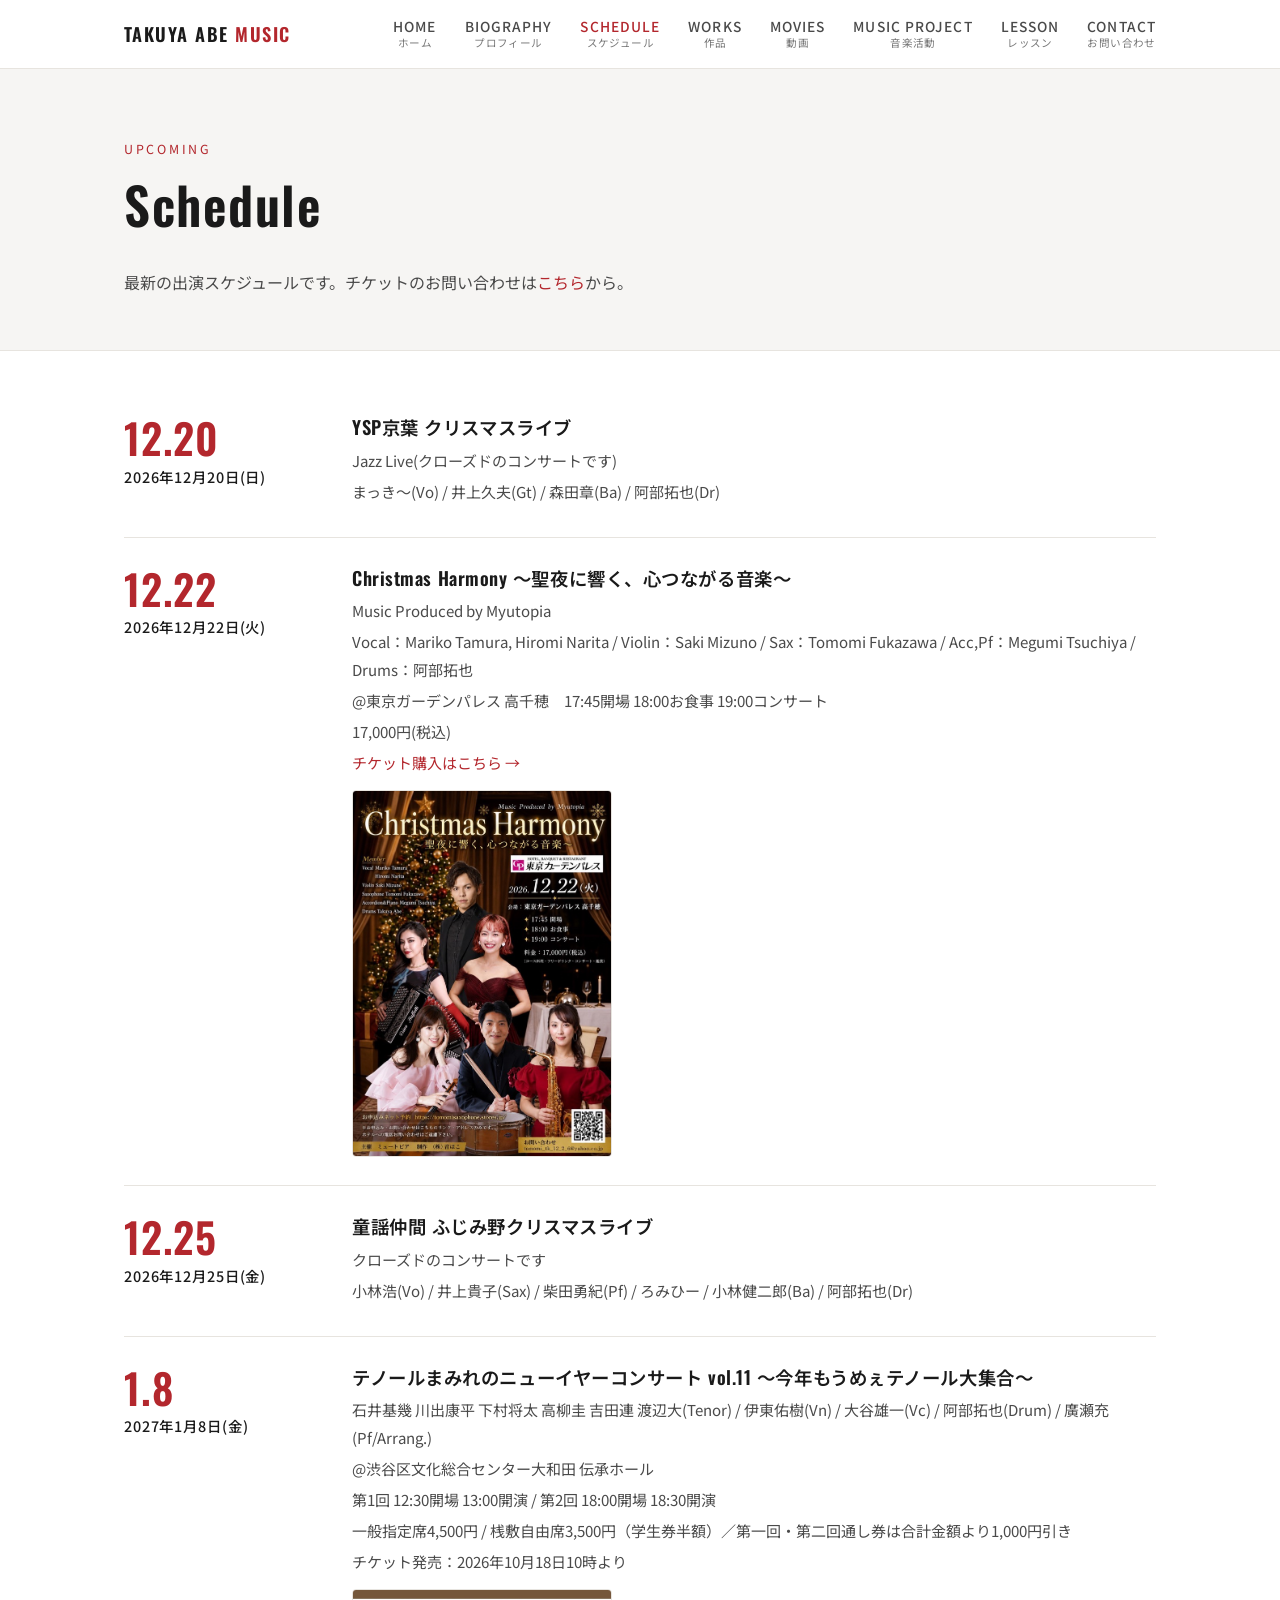
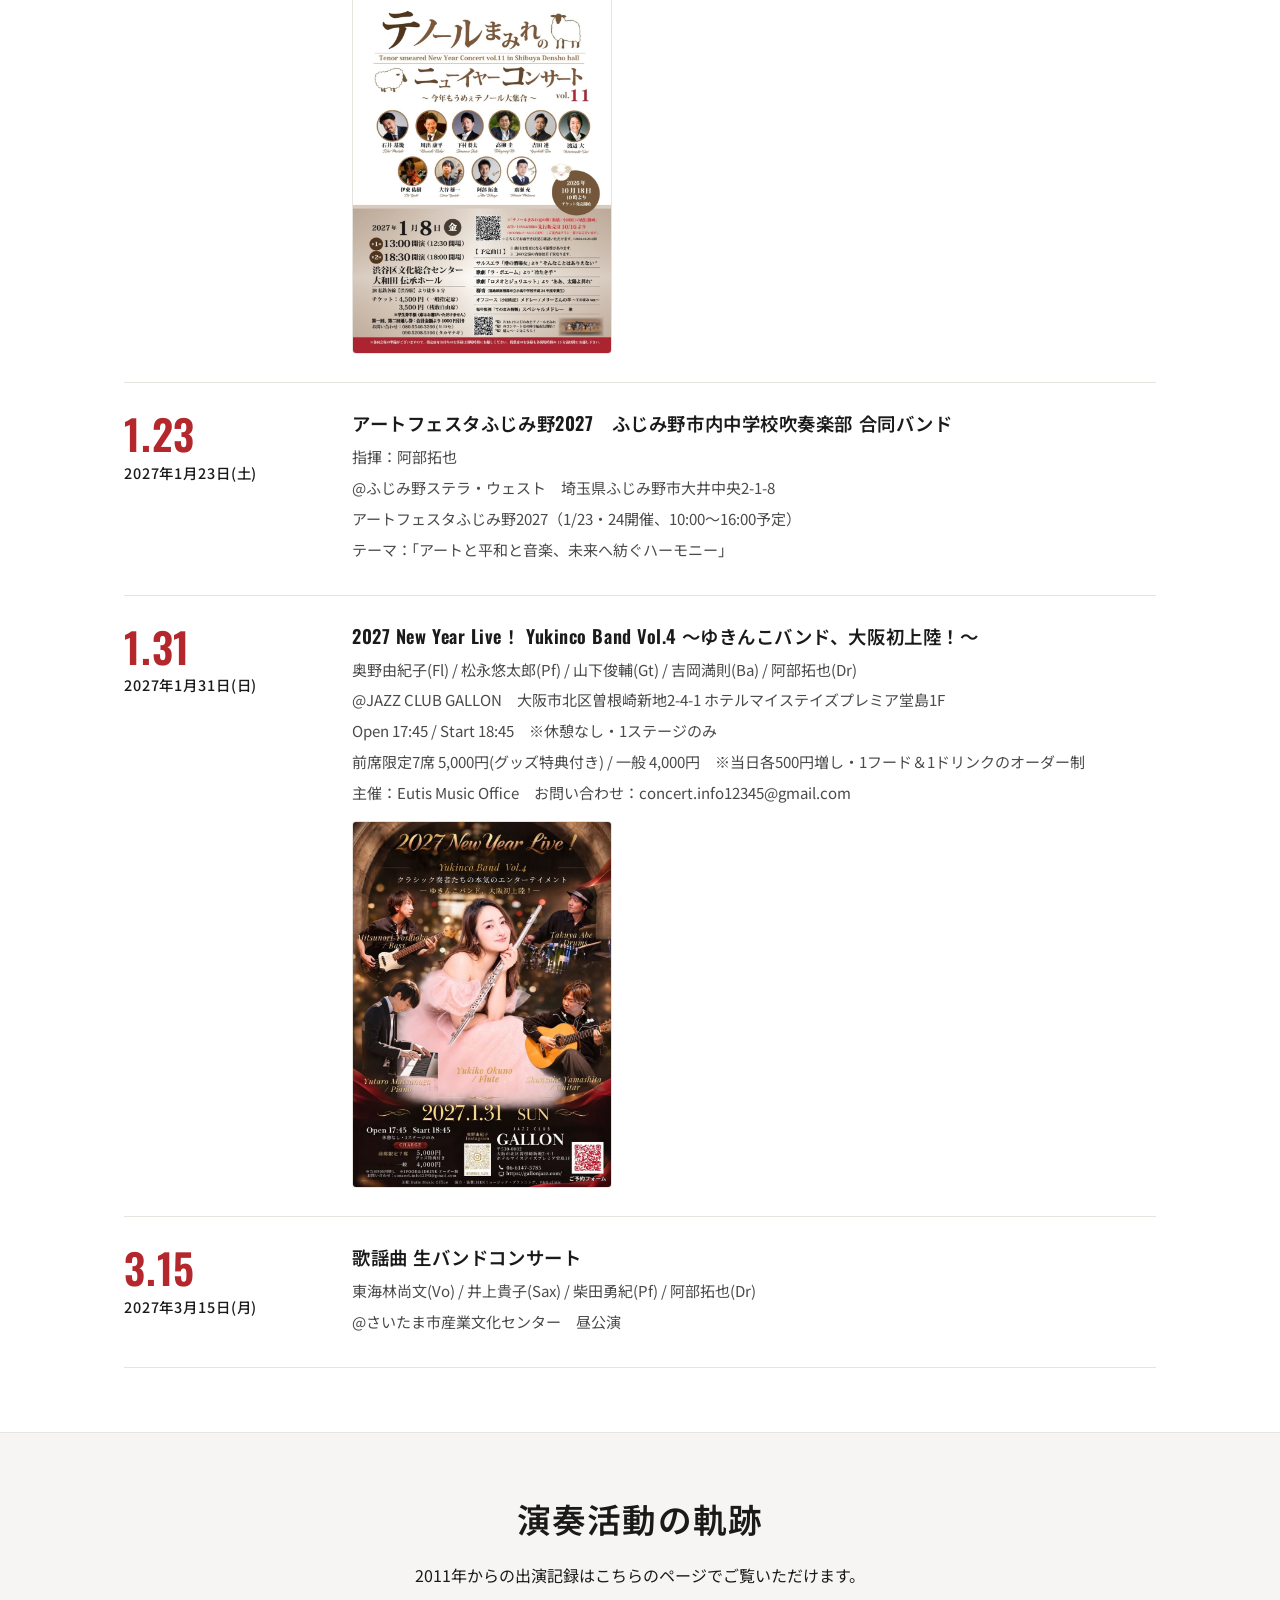
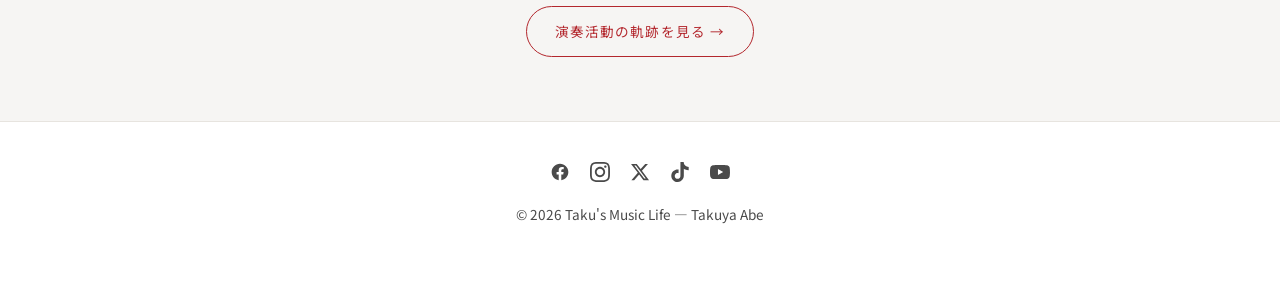
<file: schedule.html>
<!DOCTYPE html>
<html lang="ja">
<head>
<meta charset="UTF-8">
<meta name="viewport" content="width=device-width, initial-scale=1.0">
<title>Schedule | Taku's Music Life</title>
<link rel="preconnect" href="https://fonts.googleapis.com">
<link rel="preconnect" href="https://fonts.gstatic.com" crossorigin>
<link href="https://fonts.googleapis.com/css2?family=Noto+Sans+JP:wght@400;500;600;700&family=Oswald:wght@500;600&display=swap" rel="stylesheet">
<link rel="stylesheet" href="styles.css">
</head>
<body>

<header class="site-header">
  <div class="container">
    <a href="index.html" class="brand">TAKUYA ABE <span>MUSIC</span></a>
    <button class="nav-toggle" aria-label="メニュー"><span></span></button>
    <nav class="main-nav">
      <ul>
        <li><a href="index.html"><span class="en">HOME</span><span class="ja">ホーム</span></a></li>
        <li><a href="biography.html"><span class="en">BIOGRAPHY</span><span class="ja">プロフィール</span></a></li>
        <li><a href="schedule.html" class="active"><span class="en">SCHEDULE</span><span class="ja">スケジュール</span></a></li>
        <li><a href="works.html"><span class="en">WORKS</span><span class="ja">作品</span></a></li>
        <li><a href="movies.html"><span class="en">MOVIES</span><span class="ja">動画</span></a></li>
        <li><a href="music.html"><span class="en">MUSIC PROJECT</span><span class="ja">音楽活動</span></a></li>
        <li><a href="lesson.html"><span class="en">LESSON</span><span class="ja">レッスン</span></a></li>
        <li><a href="contact.html"><span class="en">CONTACT</span><span class="ja">お問い合わせ</span></a></li>
      </ul>
    </nav>
  </div>
</header>

<div class="page-hero">
  <div class="container">
    <span class="eyebrow">Upcoming</span>
    <h1>Schedule</h1>
    <p class="lead">最新の出演スケジュールです。チケットのお問い合わせは<a href="contact.html">こちら</a>から。</p>
  </div>
</div>

<section>
  <div class="container">

    <div class="event">
      <div class="date">12.20<span class="weekday">2026年12月20日(日)</span></div>
      <div>
        <h3>YSP京葉 クリスマスライブ</h3>
        <div class="details">
          <div>Jazz Live(クローズドのコンサートです)</div>
          <div>まっき〜(Vo) / 井上久夫(Gt) / 森田章(Ba) / 阿部拓也(Dr)</div>
        </div>
      </div>
    </div>

    <div class="event">
      <div class="date">12.22<span class="weekday">2026年12月22日(火)</span></div>
      <div>
        <h3>Christmas Harmony 〜聖夜に響く、心つながる音楽〜</h3>
        <div class="details">
          <div>Music Produced by Myutopia</div>
          <div>Vocal：Mariko Tamura, Hiromi Narita / Violin：Saki Mizuno / Sax：Tomomi Fukazawa / Acc,Pf：Megumi Tsuchiya / Drums：阿部拓也</div>
          <div>@東京ガーデンパレス 高千穂　17:45開場 18:00お食事 19:00コンサート</div>
          <div>17,000円(税込)</div>
          <div><a href="https://tomomisaxophone.stores.jp/items/6a798576c99ac7058d5c20a0" target="_blank" rel="noopener">チケット購入はこちら →</a></div>
        </div>
        <img class="flyer" src="images/flyer-christmas.jpg" alt="Christmas Harmony フライヤー">
      </div>
    </div>

    <div class="event">
      <div class="date">12.25<span class="weekday">2026年12月25日(金)</span></div>
      <div>
        <h3>童謡仲間 ふじみ野クリスマスライブ</h3>
        <div class="details">
          <div>クローズドのコンサートです</div>
          <div>小林浩(Vo) / 井上貴子(Sax) / 柴田勇紀(Pf) / ろみひー / 小林健二郎(Ba) / 阿部拓也(Dr)</div>
        </div>
      </div>
    </div>

    <div class="event">
      <div class="date">1.8<span class="weekday">2027年1月8日(金)</span></div>
      <div>
        <h3>テノールまみれのニューイヤーコンサート vol.11 〜今年もうめぇテノール大集合〜</h3>
        <div class="details">
          <div>石井基幾 川出康平 下村将太 高柳圭 吉田連 渡辺大(Tenor) / 伊東佑樹(Vn) / 大谷雄一(Vc) / 阿部拓也(Drum) / 廣瀬充(Pf/Arrang.)</div>
          <div>@渋谷区文化総合センター大和田 伝承ホール</div>
          <div>第1回 12:30開場 13:00開演 / 第2回 18:00開場 18:30開演</div>
          <div>一般指定席4,500円 / 桟敷自由席3,500円（学生券半額）／第一回・第二回通し券は合計金額より1,000円引き</div>
          <div>チケット発売：2026年10月18日10時より</div>
        </div>
        <img class="flyer" src="images/flyer-tenor-ny11-20270108.jpg" alt="テノールまみれのニューイヤーコンサート vol.11 フライヤー">
      </div>
    </div>

    <div class="event">
      <div class="date">1.23<span class="weekday">2027年1月23日(土)</span></div>
      <div>
        <h3>アートフェスタふじみ野2027　ふじみ野市内中学校吹奏楽部 合同バンド</h3>
        <div class="details">
          <div>指揮：阿部拓也</div>
          <div>@ふじみ野ステラ・ウェスト　埼玉県ふじみ野市大井中央2-1-8</div>
          <div>アートフェスタふじみ野2027（1/23・24開催、10:00〜16:00予定）</div>
          <div>テーマ：「アートと平和と音楽、未来へ紡ぐハーモニー」</div>
        </div>
      </div>
    </div>

    <div class="event">
      <div class="date">1.31<span class="weekday">2027年1月31日(日)</span></div>
      <div>
        <h3>2027 New Year Live！ Yukinco Band Vol.4 〜ゆきんこバンド、大阪初上陸！〜</h3>
        <div class="details">
          <div>奥野由紀子(Fl) / 松永悠太郎(Pf) / 山下俊輔(Gt) / 吉岡満則(Ba) / 阿部拓也(Dr)</div>
          <div>@JAZZ CLUB GALLON　大阪市北区曽根崎新地2-4-1 ホテルマイステイズプレミア堂島1F</div>
          <div>Open 17:45 / Start 18:45　※休憩なし・1ステージのみ</div>
          <div>前席限定7席 5,000円(グッズ特典付き) / 一般 4,000円　※当日各500円増し・1フード＆1ドリンクのオーダー制</div>
          <div>主催：Eutis Music Office　お問い合わせ：concert.info12345@gmail.com</div>
        </div>
        <img class="flyer" src="images/flyer-yukinco-band-vol4-20270131.jpg" alt="Yukinco Band Vol.4 フライヤー">
      </div>
    </div>

    <div class="event">
      <div class="date">3.15<span class="weekday">2027年3月15日(月)</span></div>
      <div>
        <h3>歌謡曲 生バンドコンサート</h3>
        <div class="details">
          <div>東海林尚文(Vo) / 井上貴子(Sax) / 柴田勇紀(Pf) / 阿部拓也(Dr)</div>
          <div>@さいたま市産業文化センター　昼公演</div>
        </div>
      </div>
    </div>

  </div>
</section>

<section class="alt">
  <div class="container" style="text-align:center;">
    <h2>演奏活動の軌跡</h2>
    <p>2011年からの出演記録はこちらのページでご覧いただけます。</p>
    <a href="schedule-archive.html" class="btn">演奏活動の軌跡を見る →</a>
  </div>
</section>

<footer class="site-footer">
  <div class="container">
    <div class="social-links">
      <a href="https://www.facebook.com/takudrum" target="_blank" rel="noopener" aria-label="Facebook"><svg viewBox="0 0 24 24"><path d="M22 12c0-5.523-4.477-10-10-10S2 6.477 2 12c0 4.991 3.657 9.128 8.438 9.878v-6.987h-2.54V12h2.54V9.797c0-2.506 1.492-3.89 3.777-3.89 1.094 0 2.238.195 2.238.195v2.46h-1.26c-1.243 0-1.63.771-1.63 1.562V12h2.773l-.443 2.89h-2.33v6.988C18.343 21.128 22 16.991 22 12z"/></svg></a>
      <a href="https://www.instagram.com/takuya_drum/" target="_blank" rel="noopener" aria-label="Instagram"><svg viewBox="0 0 24 24"><path d="M12 2.163c3.204 0 3.584.012 4.85.07 3.252.148 4.771 1.691 4.919 4.919.058 1.265.069 1.645.069 4.849 0 3.205-.012 3.584-.069 4.849-.149 3.225-1.664 4.771-4.919 4.919-1.266.058-1.644.07-4.85.07-3.204 0-3.584-.012-4.849-.07-3.26-.149-4.771-1.699-4.919-4.92-.058-1.265-.07-1.644-.07-4.849 0-3.204.013-3.583.07-4.849.149-3.227 1.664-4.771 4.919-4.919 1.266-.057 1.645-.069 4.849-.069zm0-2.163c-3.259 0-3.667.014-4.947.072-4.358.2-6.78 2.618-6.98 6.98-.059 1.281-.073 1.689-.073 4.948 0 3.259.014 3.668.072 4.948.2 4.358 2.618 6.78 6.98 6.98 1.281.058 1.689.072 4.948.072 3.259 0 3.668-.014 4.948-.072 4.354-.2 6.782-2.618 6.979-6.98.059-1.28.073-1.689.073-4.948 0-3.259-.014-3.667-.072-4.947-.196-4.354-2.617-6.78-6.979-6.98-1.281-.059-1.69-.073-4.949-.073zm0 5.838c-3.403 0-6.162 2.759-6.162 6.162s2.759 6.163 6.162 6.163 6.162-2.759 6.162-6.163c0-3.403-2.759-6.162-6.162-6.162zm0 10.162c-2.209 0-4-1.79-4-4 0-2.209 1.791-4 4-4s4 1.791 4 4c0 2.21-1.791 4-4 4zm6.406-11.845c-.796 0-1.441.645-1.441 1.44s.645 1.44 1.441 1.44c.795 0 1.439-.645 1.439-1.44s-.644-1.44-1.439-1.44z"/></svg></a>
      <a href="https://x.com/takuabe" target="_blank" rel="noopener" aria-label="X"><svg viewBox="0 0 24 24"><path d="M18.244 2.25h3.308l-7.227 8.26 8.502 11.24H16.17l-5.214-6.817L4.99 21.75H1.68l7.73-8.835L1.254 2.25H8.08l4.713 6.231zm-1.161 17.52h1.833L7.084 4.126H5.117z"/></svg></a>
      <a href="https://www.tiktok.com/@groovetakuya" target="_blank" rel="noopener" aria-label="TikTok"><svg viewBox="0 0 24 24"><path d="M12.53.02C13.84 0 15.14.01 16.44 0c.08 1.53.63 3.09 1.75 4.17 1.12 1.11 2.7 1.62 4.24 1.79v4.03c-1.44-.05-2.89-.35-4.2-.97-.57-.26-1.1-.59-1.62-.93-.01 2.92.01 5.84-.02 8.75-.08 1.4-.54 2.79-1.35 3.94-1.31 1.92-3.58 3.17-5.91 3.21-1.43.08-2.86-.31-4.08-1.03-2.02-1.19-3.44-3.37-3.65-5.71-.02-.5-.03-1-.01-1.49.18-1.9 1.12-3.72 2.58-4.96 1.66-1.44 3.98-2.13 6.15-1.72.02 1.48-.04 2.96-.04 4.44-.99-.32-2.15-.23-3.02.37-.63.41-1.11 1.04-1.36 1.75-.21.51-.15 1.07-.14 1.61.24 1.64 1.82 3.02 3.5 2.87 1.12-.01 2.19-.66 2.77-1.61.19-.33.4-.67.41-1.06.1-1.79.06-3.57.07-5.36.01-4.03-.01-8.05.02-12.07z"/></svg></a>
      <a href="https://www.youtube.com/channel/UCaAoge0_k50thU6CdG_tezA" target="_blank" rel="noopener" aria-label="YouTube"><svg viewBox="0 0 24 24"><path d="M23.498 6.186a3.016 3.016 0 0 0-2.122-2.136C19.505 3.545 12 3.545 12 3.545s-7.505 0-9.377.505A3.017 3.017 0 0 0 .502 6.186C0 8.07 0 12 0 12s0 3.93.502 5.814a3.016 3.016 0 0 0 2.122 2.136c1.871.505 9.376.505 9.376.505s7.505 0 9.377-.505a3.015 3.015 0 0 0 2.122-2.136C24 15.93 24 12 24 12s0-3.93-.502-5.814zM9.545 15.568V8.432L15.818 12l-6.273 3.568z"/></svg></a>
    </div>
    <p>&copy; 2026 Taku's Music Life — Takuya Abe</p>
  </div>
</footer>

<script src="script.js"></script>
</body>
</html>
</file>
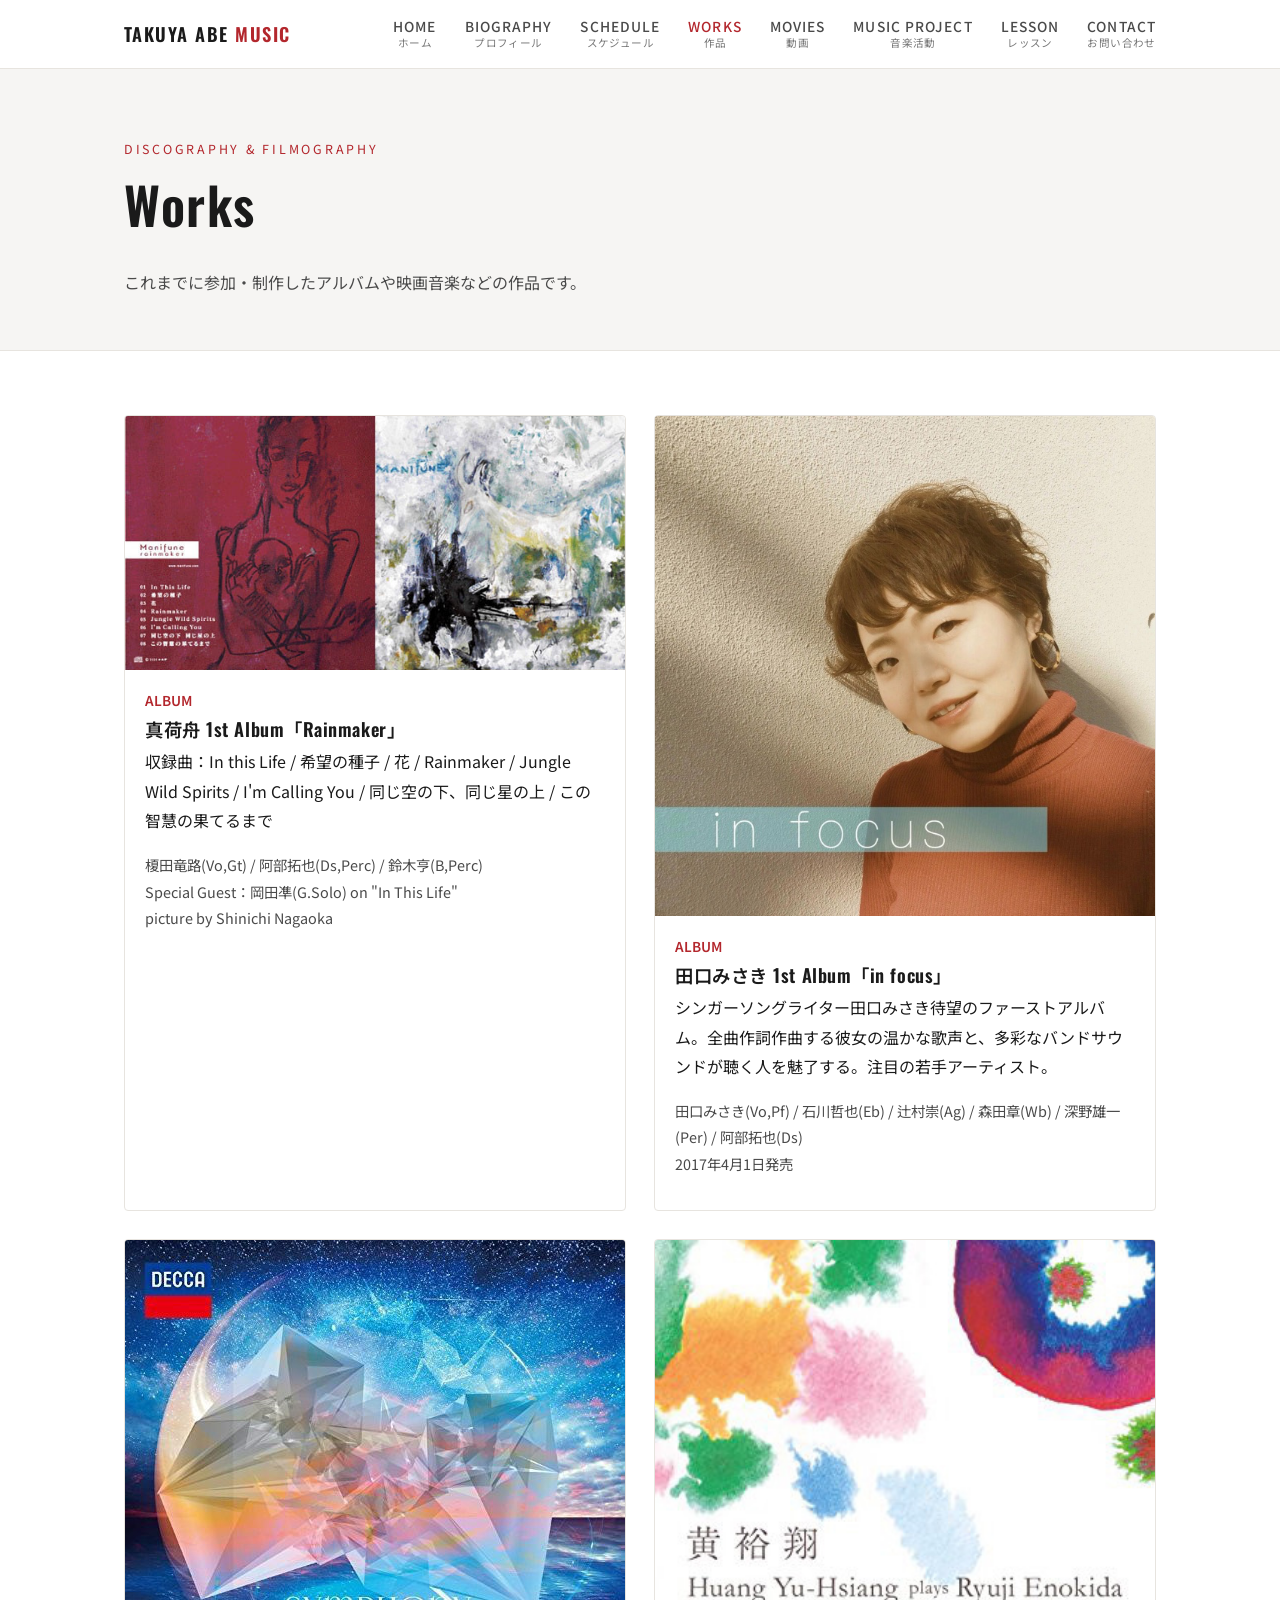
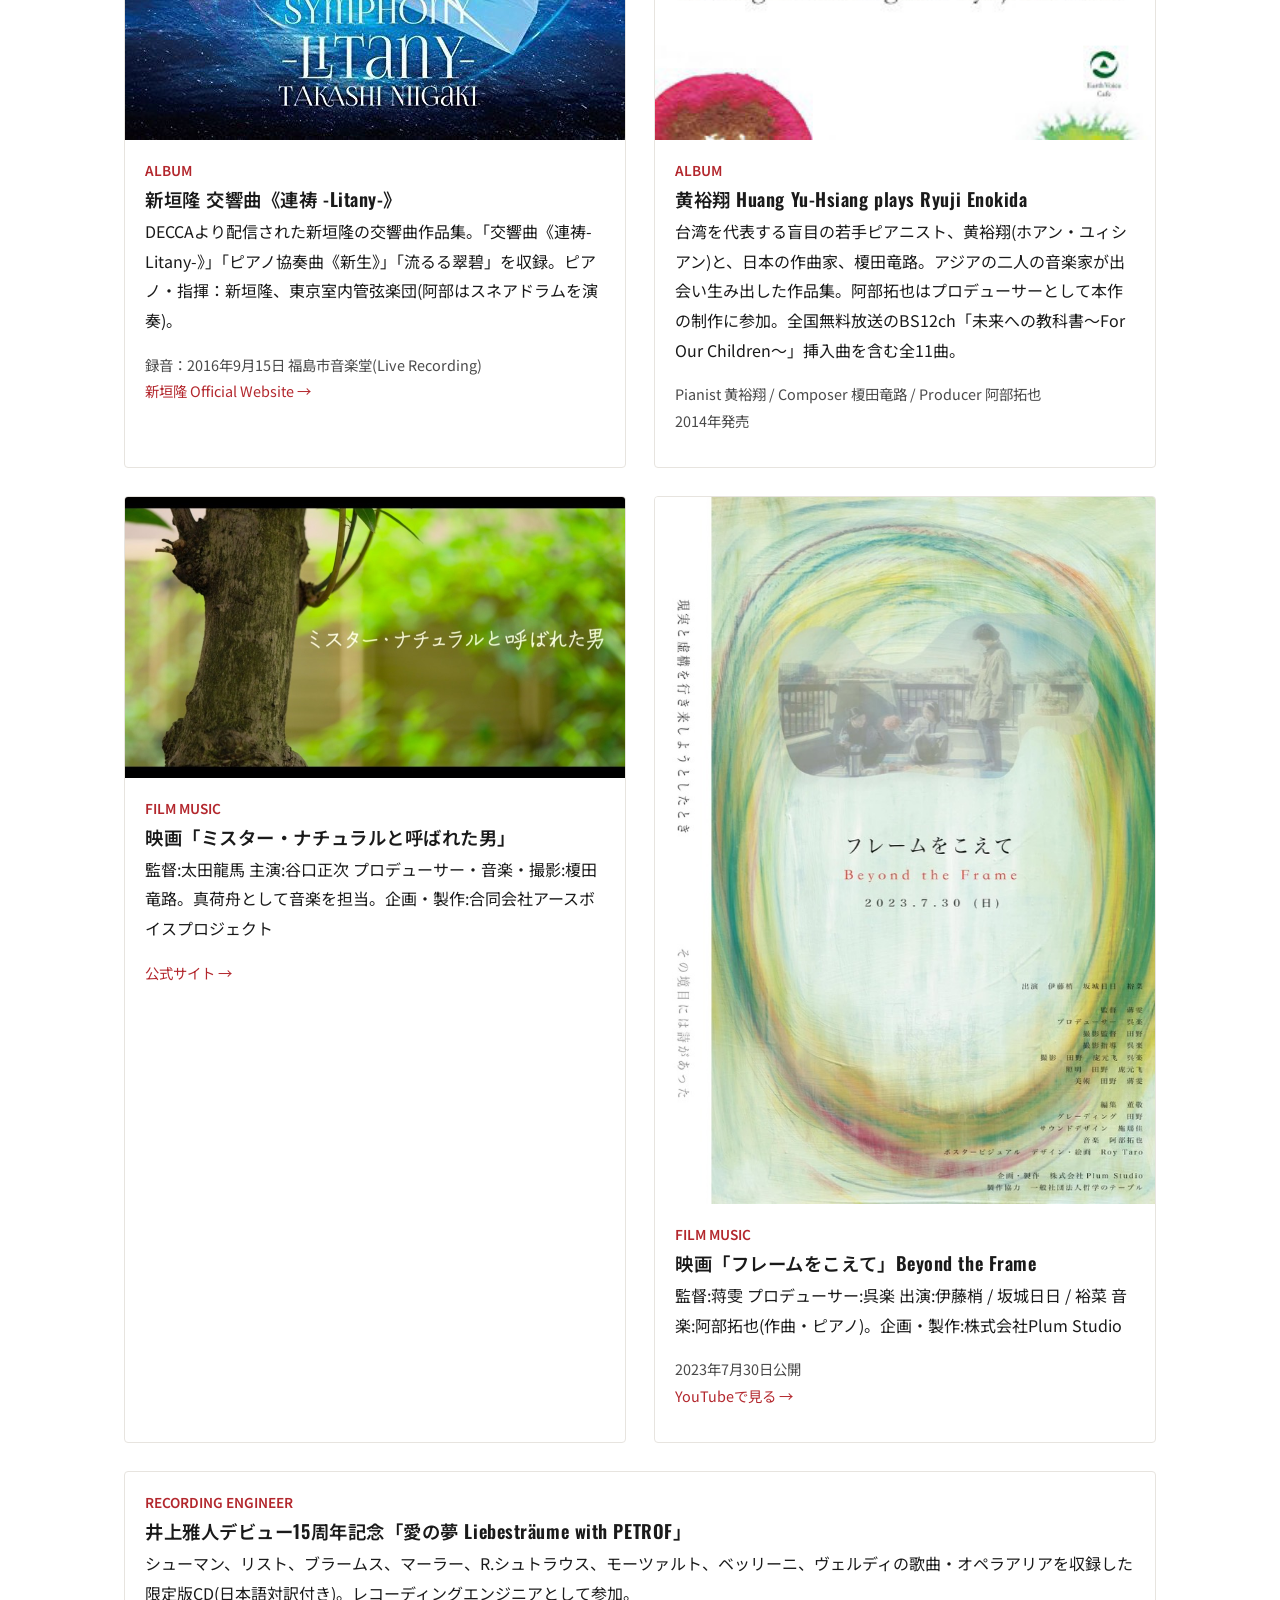
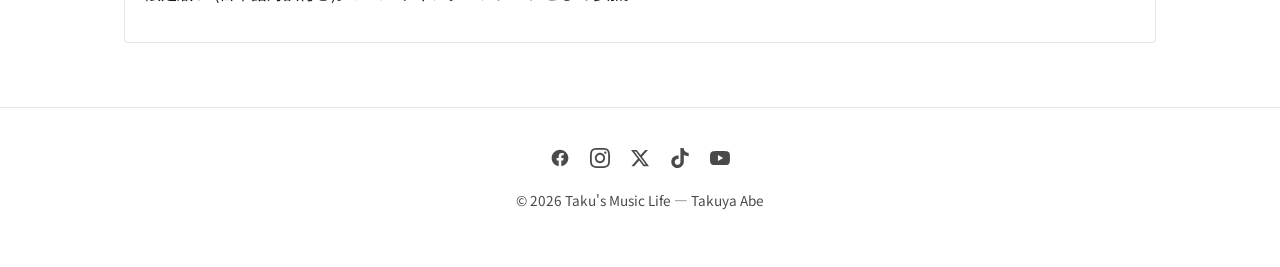
<file: works.html>
<!DOCTYPE html>
<html lang="ja">
<head>
<meta charset="UTF-8">
<meta name="viewport" content="width=device-width, initial-scale=1.0">
<title>Works | Taku's Music Life</title>
<link rel="preconnect" href="https://fonts.googleapis.com">
<link rel="preconnect" href="https://fonts.gstatic.com" crossorigin>
<link href="https://fonts.googleapis.com/css2?family=Noto+Sans+JP:wght@400;500;600;700&family=Oswald:wght@500;600&display=swap" rel="stylesheet">
<link rel="stylesheet" href="styles.css">
</head>
<body>

<header class="site-header">
  <div class="container">
    <a href="index.html" class="brand">TAKUYA ABE <span>MUSIC</span></a>
    <button class="nav-toggle" aria-label="メニュー"><span></span></button>
    <nav class="main-nav">
      <ul>
        <li><a href="index.html"><span class="en">HOME</span><span class="ja">ホーム</span></a></li>
        <li><a href="biography.html"><span class="en">BIOGRAPHY</span><span class="ja">プロフィール</span></a></li>
        <li><a href="schedule.html"><span class="en">SCHEDULE</span><span class="ja">スケジュール</span></a></li>
        <li><a href="works.html" class="active"><span class="en">WORKS</span><span class="ja">作品</span></a></li>
        <li><a href="movies.html"><span class="en">MOVIES</span><span class="ja">動画</span></a></li>
        <li><a href="music.html"><span class="en">MUSIC PROJECT</span><span class="ja">音楽活動</span></a></li>
        <li><a href="lesson.html"><span class="en">LESSON</span><span class="ja">レッスン</span></a></li>
        <li><a href="contact.html"><span class="en">CONTACT</span><span class="ja">お問い合わせ</span></a></li>
      </ul>
    </nav>
  </div>
</header>

<div class="page-hero">
  <div class="container">
    <span class="eyebrow">Discography &amp; Filmography</span>
    <h1>Works</h1>
    <p class="lead">これまでに参加・制作したアルバムや映画音楽などの作品です。</p>
  </div>
</div>

<section>
  <div class="container">
    <div class="grid grid-2">

      <div class="card">
        <img src="images/works-manifune.jpg" alt="真荷舟 1st Album「Rainmaker」">
        <div class="card-body">
          <div class="meta">ALBUM</div>
          <h3>真荷舟 1st Album「Rainmaker」</h3>
          <p>収録曲：In this Life / 希望の種子 / 花 / Rainmaker / Jungle Wild Spirits / I'm Calling You / 同じ空の下、同じ星の上 / この智慧の果てるまで</p>
          <p style="font-size:0.9rem;color:var(--ink-soft);">榎田竜路(Vo,Gt) / 阿部拓也(Ds,Perc) / 鈴木亨(B,Perc)<br>Special Guest：岡田凖(G.Solo) on "In This Life"<br>picture by Shinichi Nagaoka</p>
        </div>
      </div>

      <div class="card">
        <img src="images/works-tagushi.jpg" alt="田口みさき 1st Album「in focus」">
        <div class="card-body">
          <div class="meta">ALBUM</div>
          <h3>田口みさき 1st Album「in focus」</h3>
          <p>シンガーソングライター田口みさき待望のファーストアルバム。全曲作詞作曲する彼女の温かな歌声と、多彩なバンドサウンドが聴く人を魅了する。注目の若手アーティスト。</p>
          <p style="font-size:0.9rem;color:var(--ink-soft);">田口みさき(Vo,Pf) / 石川哲也(Eb) / 辻村崇(Ag) / 森田章(Wb) / 深野雄一(Per) / 阿部拓也(Ds)<br>2017年4月1日発売</p>
        </div>
      </div>

      <div class="card">
        <img src="images/works-niigaki.jpg" alt="新垣隆 交響曲《連祷 -Litany-》">
        <div class="card-body">
          <div class="meta">ALBUM</div>
          <h3>新垣隆 交響曲《連祷 -Litany-》</h3>
          <p>DECCAより配信された新垣隆の交響曲作品集。「交響曲《連祷-Litany-》」「ピアノ協奏曲《新生》」「流るる翠碧」を収録。ピアノ・指揮：新垣隆、東京室内管弦楽団(阿部はスネアドラムを演奏)。</p>
          <p style="font-size:0.9rem;color:var(--ink-soft);">録音：2016年9月15日 福島市音楽堂(Live Recording)<br><a href="http://www.takashi-niigaki.com/" target="_blank" rel="noopener">新垣隆 Official Website →</a></p>
        </div>
      </div>

      <div class="card">
        <img src="images/works-huang.jpg" alt="黄裕翔 Huang Yu-Hsiang plays Ryuji Enokida">
        <div class="card-body">
          <div class="meta">ALBUM</div>
          <h3>黄裕翔 Huang Yu-Hsiang plays Ryuji Enokida</h3>
          <p>台湾を代表する盲目の若手ピアニスト、黄裕翔(ホアン・ユィシアン)と、日本の作曲家、榎田竜路。アジアの二人の音楽家が出会い生み出した作品集。阿部拓也はプロデューサーとして本作の制作に参加。全国無料放送のBS12ch「未来への教科書〜For Our Children〜」挿入曲を含む全11曲。</p>
          <p style="font-size:0.9rem;color:var(--ink-soft);">Pianist 黄裕翔 / Composer 榎田竜路 / Producer 阿部拓也<br>2014年発売</p>
        </div>
      </div>

      <div class="card">
        <img src="images/works-mr-natural.jpg" alt="映画「ミスター・ナチュラルと呼ばれた男」">
        <div class="card-body">
          <div class="meta">FILM MUSIC</div>
          <h3>映画「ミスター・ナチュラルと呼ばれた男」</h3>
          <p>監督:太田龍馬 主演:谷口正次 プロデューサー・音楽・撮影:榎田竜路。真荷舟として音楽を担当。企画・製作:合同会社アースボイスプロジェクト</p>
          <p style="font-size:0.9rem;color:var(--ink-soft);"><a href="https://mr.natural.ev-pj.com/" target="_blank" rel="noopener">公式サイト →</a></p>
        </div>
      </div>

      <div class="card">
        <img src="images/works-frame-wo-koete.jpg" alt="映画「フレームをこえて」ポスター">
        <div class="card-body">
          <div class="meta">FILM MUSIC</div>
          <h3>映画「フレームをこえて」Beyond the Frame</h3>
          <p>監督:蒋雯 プロデューサー:呉楽 出演:伊藤梢 / 坂城日日 / 裕菜 音楽:阿部拓也(作曲・ピアノ)。企画・製作:株式会社Plum Studio</p>
          <p style="font-size:0.9rem;color:var(--ink-soft);">2023年7月30日公開<br><a href="https://www.youtube.com/watch?v=Hq56BtUZDrQ" target="_blank" rel="noopener">YouTubeで見る →</a></p>
        </div>
      </div>

    </div>

    <div class="card" style="margin-top:28px;">
      <div class="card-body">
        <div class="meta">RECORDING ENGINEER</div>
        <h3>井上雅人デビュー15周年記念「愛の夢 Liebesträume with PETROF」</h3>
        <p>シューマン、リスト、ブラームス、マーラー、R.シュトラウス、モーツァルト、ベッリーニ、ヴェルディの歌曲・オペラアリアを収録した限定版CD(日本語対訳付き)。レコーディングエンジニアとして参加。</p>
      </div>
    </div>
  </div>
</section>

<footer class="site-footer">
  <div class="container">
    <div class="social-links">
      <a href="https://www.facebook.com/takudrum" target="_blank" rel="noopener" aria-label="Facebook"><svg viewBox="0 0 24 24"><path d="M22 12c0-5.523-4.477-10-10-10S2 6.477 2 12c0 4.991 3.657 9.128 8.438 9.878v-6.987h-2.54V12h2.54V9.797c0-2.506 1.492-3.89 3.777-3.89 1.094 0 2.238.195 2.238.195v2.46h-1.26c-1.243 0-1.63.771-1.63 1.562V12h2.773l-.443 2.89h-2.33v6.988C18.343 21.128 22 16.991 22 12z"/></svg></a>
      <a href="https://www.instagram.com/takuya_drum/" target="_blank" rel="noopener" aria-label="Instagram"><svg viewBox="0 0 24 24"><path d="M12 2.163c3.204 0 3.584.012 4.85.07 3.252.148 4.771 1.691 4.919 4.919.058 1.265.069 1.645.069 4.849 0 3.205-.012 3.584-.069 4.849-.149 3.225-1.664 4.771-4.919 4.919-1.266.058-1.644.07-4.85.07-3.204 0-3.584-.012-4.849-.07-3.26-.149-4.771-1.699-4.919-4.92-.058-1.265-.07-1.644-.07-4.849 0-3.204.013-3.583.07-4.849.149-3.227 1.664-4.771 4.919-4.919 1.266-.057 1.645-.069 4.849-.069zm0-2.163c-3.259 0-3.667.014-4.947.072-4.358.2-6.78 2.618-6.98 6.98-.059 1.281-.073 1.689-.073 4.948 0 3.259.014 3.668.072 4.948.2 4.358 2.618 6.78 6.98 6.98 1.281.058 1.689.072 4.948.072 3.259 0 3.668-.014 4.948-.072 4.354-.2 6.782-2.618 6.979-6.98.059-1.28.073-1.689.073-4.948 0-3.259-.014-3.667-.072-4.947-.196-4.354-2.617-6.78-6.979-6.98-1.281-.059-1.69-.073-4.949-.073zm0 5.838c-3.403 0-6.162 2.759-6.162 6.162s2.759 6.163 6.162 6.163 6.162-2.759 6.162-6.163c0-3.403-2.759-6.162-6.162-6.162zm0 10.162c-2.209 0-4-1.79-4-4 0-2.209 1.791-4 4-4s4 1.791 4 4c0 2.21-1.791 4-4 4zm6.406-11.845c-.796 0-1.441.645-1.441 1.44s.645 1.44 1.441 1.44c.795 0 1.439-.645 1.439-1.44s-.644-1.44-1.439-1.44z"/></svg></a>
      <a href="https://x.com/takuabe" target="_blank" rel="noopener" aria-label="X"><svg viewBox="0 0 24 24"><path d="M18.244 2.25h3.308l-7.227 8.26 8.502 11.24H16.17l-5.214-6.817L4.99 21.75H1.68l7.73-8.835L1.254 2.25H8.08l4.713 6.231zm-1.161 17.52h1.833L7.084 4.126H5.117z"/></svg></a>
      <a href="https://www.tiktok.com/@groovetakuya" target="_blank" rel="noopener" aria-label="TikTok"><svg viewBox="0 0 24 24"><path d="M12.53.02C13.84 0 15.14.01 16.44 0c.08 1.53.63 3.09 1.75 4.17 1.12 1.11 2.7 1.62 4.24 1.79v4.03c-1.44-.05-2.89-.35-4.2-.97-.57-.26-1.1-.59-1.62-.93-.01 2.92.01 5.84-.02 8.75-.08 1.4-.54 2.79-1.35 3.94-1.31 1.92-3.58 3.17-5.91 3.21-1.43.08-2.86-.31-4.08-1.03-2.02-1.19-3.44-3.37-3.65-5.71-.02-.5-.03-1-.01-1.49.18-1.9 1.12-3.72 2.58-4.96 1.66-1.44 3.98-2.13 6.15-1.72.02 1.48-.04 2.96-.04 4.44-.99-.32-2.15-.23-3.02.37-.63.41-1.11 1.04-1.36 1.75-.21.51-.15 1.07-.14 1.61.24 1.64 1.82 3.02 3.5 2.87 1.12-.01 2.19-.66 2.77-1.61.19-.33.4-.67.41-1.06.1-1.79.06-3.57.07-5.36.01-4.03-.01-8.05.02-12.07z"/></svg></a>
      <a href="https://www.youtube.com/channel/UCaAoge0_k50thU6CdG_tezA" target="_blank" rel="noopener" aria-label="YouTube"><svg viewBox="0 0 24 24"><path d="M23.498 6.186a3.016 3.016 0 0 0-2.122-2.136C19.505 3.545 12 3.545 12 3.545s-7.505 0-9.377.505A3.017 3.017 0 0 0 .502 6.186C0 8.07 0 12 0 12s0 3.93.502 5.814a3.016 3.016 0 0 0 2.122 2.136c1.871.505 9.376.505 9.376.505s7.505 0 9.377-.505a3.015 3.015 0 0 0 2.122-2.136C24 15.93 24 12 24 12s0-3.93-.502-5.814zM9.545 15.568V8.432L15.818 12l-6.273 3.568z"/></svg></a>
    </div>
    <p>&copy; 2026 Taku's Music Life — Takuya Abe</p>
  </div>
</footer>

<script src="script.js"></script>
</body>
</html>
</file>
<file: styles.css>
/* ===== Taku's Music Life — shared styles ===== */

:root {
  --accent: #b3272d;
  --accent-dark: #8a1f24;
  --ink: #1a1a1a;
  --ink-soft: #4a4a4a;
  --paper: #ffffff;
  --paper-soft: #f6f5f3;
  --line: #e7e4df;
  --max-width: 1080px;
  --radius: 4px;
  --shadow: 0 10px 30px rgba(0, 0, 0, 0.08);
}

* {
  box-sizing: border-box;
}

html {
  scroll-behavior: smooth;
}

body {
  margin: 0;
  background: var(--paper);
  color: var(--ink);
  font-family: "Noto Sans JP", "Hiragino Sans", "Yu Gothic", sans-serif;
  line-height: 1.85;
  -webkit-font-smoothing: antialiased;
}

img {
  max-width: 100%;
  display: block;
}

a {
  color: var(--accent);
  text-decoration: none;
}

a:hover {
  text-decoration: underline;
}

h1, h2, h3 {
  font-family: "Oswald", "Noto Sans JP", sans-serif;
  font-weight: 600;
  letter-spacing: 0.03em;
  line-height: 1.3;
  margin: 0 0 0.6em;
}

h1 { font-size: clamp(2rem, 5vw, 3.2rem); }
h2 { font-size: clamp(1.5rem, 3.4vw, 2.1rem); }
h3 { font-size: 1.15rem; }

p { margin: 0 0 1em; }

.container {
  max-width: var(--max-width);
  margin: 0 auto;
  padding: 0 24px;
}

/* ---------- Header / Nav ---------- */

.site-header {
  position: sticky;
  top: 0;
  z-index: 50;
  background: rgba(255, 255, 255, 0.94);
  backdrop-filter: blur(6px);
  border-bottom: 1px solid var(--line);
}

.site-header .container {
  display: flex;
  align-items: center;
  justify-content: space-between;
  min-height: 68px;
  padding-top: 10px;
  padding-bottom: 10px;
}

.brand {
  font-family: "Oswald", sans-serif;
  font-size: 1.15rem;
  letter-spacing: 0.08em;
  color: var(--ink);
  font-weight: 600;
}

.brand span {
  color: var(--accent);
}

.nav-toggle {
  display: none;
  background: none;
  border: none;
  cursor: pointer;
  padding: 8px;
}

.nav-toggle span,
.nav-toggle::before,
.nav-toggle::after {
  content: "";
  display: block;
  width: 24px;
  height: 2px;
  background: var(--ink);
  margin: 5px 0;
  transition: transform 0.2s ease, opacity 0.2s ease;
}

nav.main-nav ul {
  display: flex;
  gap: 28px;
  list-style: none;
  margin: 0;
  padding: 0;
}

nav.main-nav a {
  display: flex;
  flex-direction: column;
  align-items: center;
  gap: 2px;
  color: var(--ink-soft);
  font-size: 0.86rem;
  letter-spacing: 0.08em;
  font-weight: 500;
  text-decoration: none;
  text-transform: uppercase;
  line-height: 1.2;
}

nav.main-nav a .ja {
  font-size: 0.66rem;
  letter-spacing: 0.04em;
  font-weight: 400;
  text-transform: none;
  color: var(--ink-soft);
  opacity: 0.75;
}

nav.main-nav a:hover,
nav.main-nav a.active {
  color: var(--accent);
}

@media (max-width: 760px) {
  .nav-toggle { display: block; }
  nav.main-nav {
    position: fixed;
    inset: 68px 0 auto 0;
    background: var(--paper);
    border-bottom: 1px solid var(--line);
    transform: translateY(-8px);
    opacity: 0;
    pointer-events: none;
    transition: opacity 0.2s ease, transform 0.2s ease;
  }
  nav.main-nav.open {
    opacity: 1;
    transform: translateY(0);
    pointer-events: auto;
  }
  nav.main-nav ul {
    flex-direction: column;
    gap: 0;
    padding: 8px 24px 20px;
  }
  nav.main-nav a {
    flex-direction: row;
    align-items: baseline;
    justify-content: flex-start;
    gap: 10px;
    padding: 12px 0;
    border-bottom: 1px solid var(--line);
  }
}

/* ---------- Hero ---------- */

.hero-split {
  display: flex;
  min-height: 80vh;
  background: var(--ink);
  overflow: hidden;
}

.hero-text {
  flex: 1 1 50%;
  display: flex;
  align-items: center;
  padding: 64px 6vw;
  position: relative;
}

.hero-text::before {
  content: "";
  position: absolute;
  left: 0;
  top: 0;
  bottom: 0;
  width: 6px;
  background: var(--accent);
}

.hero-text-inner {
  max-width: 440px;
}

.hero-text .eyebrow {
  display: inline-block;
  font-size: 0.78rem;
  letter-spacing: 0.22em;
  text-transform: uppercase;
  color: var(--accent);
  background: rgba(179, 39, 45, 0.12);
  padding: 6px 14px;
  border-radius: 999px;
  margin-bottom: 20px;
}

.hero-text h1 {
  color: #fff;
  margin-bottom: 16px;
}

.hero-text p.lead {
  color: #cfcfcf;
  font-size: 1.05rem;
  margin-bottom: 28px;
}

.hero-photo {
  flex: 1 1 50%;
  position: relative;
  overflow: hidden;
}

.hero-photo::after {
  content: "";
  position: absolute;
  inset: 0;
  background: linear-gradient(90deg, rgba(17,17,17,0.35) 0%, rgba(17,17,17,0) 18%);
}

.hero-photo img {
  width: 100%;
  height: 100%;
  object-fit: cover;
  object-position: top center;
  display: block;
}

@media (max-width: 860px) {
  .hero-split {
    flex-direction: column;
    min-height: auto;
  }
  .hero-photo {
    height: 52vh;
    order: -1;
  }
  .hero-text {
    padding: 40px 24px;
  }
  .hero-text::before {
    width: 100%;
    height: 6px;
    bottom: auto;
  }
}

.page-hero {
  padding: 64px 0 36px;
  border-bottom: 1px solid var(--line);
  background: var(--paper-soft);
}

.page-hero .eyebrow {
  display: inline-block;
  font-size: 0.78rem;
  letter-spacing: 0.22em;
  text-transform: uppercase;
  color: var(--accent);
  margin-bottom: 10px;
}

.page-hero p.lead {
  color: var(--ink-soft);
  max-width: 46em;
}

/* ---------- Sections ---------- */

section {
  padding: 64px 0;
}

section.alt {
  background: var(--paper-soft);
}

section + section {
  border-top: 1px solid var(--line);
}

.section-title {
  display: flex;
  align-items: baseline;
  gap: 16px;
  margin-bottom: 36px;
}

.section-title h2 { margin: 0; }

.section-title .num {
  font-family: "Oswald", sans-serif;
  color: var(--accent);
  font-size: 0.9rem;
  letter-spacing: 0.1em;
}

/* ---------- Cards / grids ---------- */

.grid {
  display: grid;
  gap: 28px;
}

.grid-2 { grid-template-columns: repeat(2, 1fr); }
.grid-3 { grid-template-columns: repeat(3, 1fr); }
.grid-4 { grid-template-columns: repeat(4, 1fr); }

@media (max-width: 760px) {
  .grid-2, .grid-3, .grid-4 { grid-template-columns: 1fr; }
}

.card {
  background: var(--paper);
  border: 1px solid var(--line);
  border-radius: var(--radius);
  overflow: hidden;
}

.card img { width: 100%; height: auto; }

.card .card-body { padding: 18px 20px; }

.card .card-body h3 { margin-bottom: 6px; }

.card .card-body .meta {
  font-size: 0.85rem;
  color: var(--accent);
  font-weight: 600;
  margin-bottom: 4px;
}

/* ---------- Buttons ---------- */

.btn {
  display: inline-block;
  padding: 12px 28px;
  border: 1px solid var(--accent);
  color: var(--accent);
  border-radius: 999px;
  font-size: 0.85rem;
  letter-spacing: 0.08em;
  text-transform: uppercase;
  text-decoration: none;
  transition: background 0.15s ease, color 0.15s ease;
}

.btn:hover {
  background: var(--accent);
  color: #fff;
  text-decoration: none;
}

.btn.solid {
  background: var(--accent);
  color: #fff;
}

.btn.solid:hover {
  background: var(--accent-dark);
  border-color: var(--accent-dark);
}

/* ---------- Schedule list ---------- */

.event {
  display: grid;
  grid-template-columns: 200px 1fr;
  gap: 28px;
  padding: 28px 0;
  border-bottom: 1px solid var(--line);
}

.event:first-child { padding-top: 0; }

.event .date {
  font-family: "Oswald", sans-serif;
  color: var(--accent);
  font-size: 2.6rem;
  font-weight: 600;
  line-height: 1.1;
  letter-spacing: 0.02em;
}

.event .date .weekday {
  display: block;
  margin-top: 8px;
  font-size: 0.9rem;
  font-weight: 500;
  color: var(--ink);
  letter-spacing: 0.06em;
  font-family: "Noto Sans JP", sans-serif;
}

.event h3 { margin-bottom: 8px; }

.event .details {
  color: var(--ink-soft);
  font-size: 0.94rem;
}

.event .details div { margin-bottom: 3px; }

.event .flyer {
  margin-top: 14px;
  max-width: 260px;
  border-radius: var(--radius);
  border: 1px solid var(--line);
}

@media (max-width: 620px) {
  .event {
    grid-template-columns: 1fr;
    gap: 8px;
  }
}

/* ---------- Archive list (dense) ---------- */

.archive-year {
  margin-top: 56px;
  display: grid;
  grid-template-columns: repeat(auto-fill, minmax(210px, 1fr));
  gap: 14px;
  align-items: stretch;
}

.archive-year:first-child { margin-top: 0; }

.archive-year h2 {
  grid-column: 1 / -1;
  justify-self: start;
  color: var(--accent);
  border-bottom: 2px solid var(--accent);
  padding-bottom: 4px;
  margin-bottom: 4px;
}

.archive-item {
  display: flex;
  flex-direction: column;
  background: var(--paper);
  border: 1px solid var(--line);
  border-radius: 8px;
  padding: 14px 14px 16px;
  font-size: 0.8rem;
  line-height: 1.6;
  color: var(--ink-soft);
  overflow: hidden;
}

.archive-item .d {
  display: block;
  color: var(--accent);
  font-weight: 700;
  font-size: 0.88rem;
  margin: 0 0 6px;
}

/* ---------- Bio ---------- */

.bio-layout {
  display: grid;
  grid-template-columns: 320px 1fr;
  gap: 48px;
  align-items: start;
}

.bio-layout img {
  border-radius: var(--radius);
  box-shadow: var(--shadow);
}

.bio-titles {
  color: var(--ink);
  font-weight: 600;
  letter-spacing: 0.04em;
  margin-bottom: 22px;
}

@media (max-width: 820px) {
  .bio-layout { grid-template-columns: 1fr; }
}

.bio-block h3 {
  color: var(--accent);
  margin-top: 40px;
}

.bio-block h3:first-child { margin-top: 0; }

.judge-list {
  list-style: none;
  margin: 0;
  padding: 0;
}

.judge-list li {
  padding: 10px 0;
  border-bottom: 1px dashed var(--line);
  font-size: 0.94rem;
  color: var(--ink-soft);
}

.judge-list li:last-child {
  border-bottom: none;
}

.judge-list .yr {
  display: inline-block;
  min-width: 6.5em;
  color: var(--accent);
  font-weight: 600;
  margin-right: 6px;
}

/* ---------- Gallery ---------- */

.gallery-grid {
  display: grid;
  grid-template-columns: repeat(3, 1fr);
  gap: 14px;
}

.gallery-grid img {
  width: 100%;
  height: 260px;
  object-fit: cover;
  border-radius: var(--radius);
}

@media (max-width: 760px) {
  .gallery-grid { grid-template-columns: repeat(2, 1fr); }
  .gallery-grid img { height: 180px; }
}

/* ---------- Movies ---------- */

.video-frame {
  position: relative;
  padding-top: 56.25%;
  border-radius: var(--radius);
  overflow: hidden;
  background: #000;
}

.video-frame iframe {
  position: absolute;
  inset: 0;
  width: 100%;
  height: 100%;
  border: 0;
}

/* ---------- Contact ---------- */

.contact-embed {
  border: 1px solid var(--line);
  border-radius: var(--radius);
  overflow: hidden;
  max-width: 640px;
}

.contact-embed iframe {
  width: 100%;
  height: 900px;
  border: 0;
  display: block;
}

.contact-email {
  margin-top: 32px;
  font-size: 1.1rem;
}

/* ---------- Footer ---------- */

footer.site-footer {
  padding: 40px 0;
  text-align: center;
  color: var(--ink-soft);
  font-size: 0.85rem;
  border-top: 1px solid var(--line);
}

footer.site-footer a { color: var(--ink-soft); }

.social-links {
  display: flex;
  justify-content: center;
  gap: 20px;
  margin-bottom: 20px;
}

.social-links a {
  display: flex;
  align-items: center;
  justify-content: center;
  color: var(--ink-soft);
  transition: color 0.15s ease;
}

.social-links a:hover {
  color: var(--accent);
  text-decoration: none;
}

.social-links svg {
  width: 20px;
  height: 20px;
  fill: currentColor;
}

.archive-item .archive-flyer {
  order: -1;
  display: block;
  width: calc(100% + 28px);
  max-width: none;
  margin: -14px -14px 12px;
  border: 0;
  border-bottom: 1px solid var(--line);
  border-radius: 0;
}

.bio-block .project-photo {
  display: block;
  width: 100%;
  max-width: 480px;
  margin: 16px 0;
  border-radius: var(--radius);
  box-shadow: var(--shadow);
}

/* ---------- Pricing card ---------- */

.pricing-cards {
  display: grid;
  grid-template-columns: repeat(2, 1fr);
  gap: 28px;
  max-width: 800px;
  margin-top: 32px;
}

@media (max-width: 620px) {
  .pricing-cards { grid-template-columns: 1fr; }
}

.pricing-card {
  padding: 32px 28px;
  background: var(--paper);
  border: 1px solid var(--line);
  border-radius: var(--radius);
  box-shadow: var(--shadow);
}

.pricing-name {
  color: var(--accent);
  margin-bottom: 4px;
}

.pricing-desc {
  color: var(--ink-soft);
  font-size: 0.88rem;
  margin-bottom: 20px;
}

.pricing-amount {
  font-family: "Oswald", sans-serif;
  font-size: 2.6rem;
  font-weight: 600;
  color: var(--ink);
  margin-bottom: 24px;
}

.pricing-amount .yen {
  font-size: 1.3rem;
  font-weight: 500;
  margin-right: 4px;
  color: var(--ink-soft);
}

.pricing-list {
  list-style: none;
  margin: 0 0 28px;
  padding: 0;
}

.pricing-list li {
  padding: 12px 0;
  border-bottom: 1px solid var(--line);
  font-size: 0.94rem;
  color: var(--ink-soft);
}

.pricing-list li:last-child {
  border-bottom: none;
}

.pricing-cta {
  display: block;
  width: 100%;
  text-align: center;
  box-sizing: border-box;
}

.photo-gallery {
  display: grid;
  grid-template-columns: repeat(auto-fill, minmax(280px, 1fr));
  gap: 10px;
}

.photo-gallery img {
  width: 100%;
  aspect-ratio: 3 / 2;
  object-fit: cover;
  border-radius: 4px;
  display: block;
}

.archive-credit {
  margin: 6px 0 0;
  font-size: 0.72rem;
  color: var(--ink-soft);
  text-align: right;
}

.archive-more {
  display: inline-block;
  margin-top: 10px;
  font-size: 0.8rem;
}
</file>
